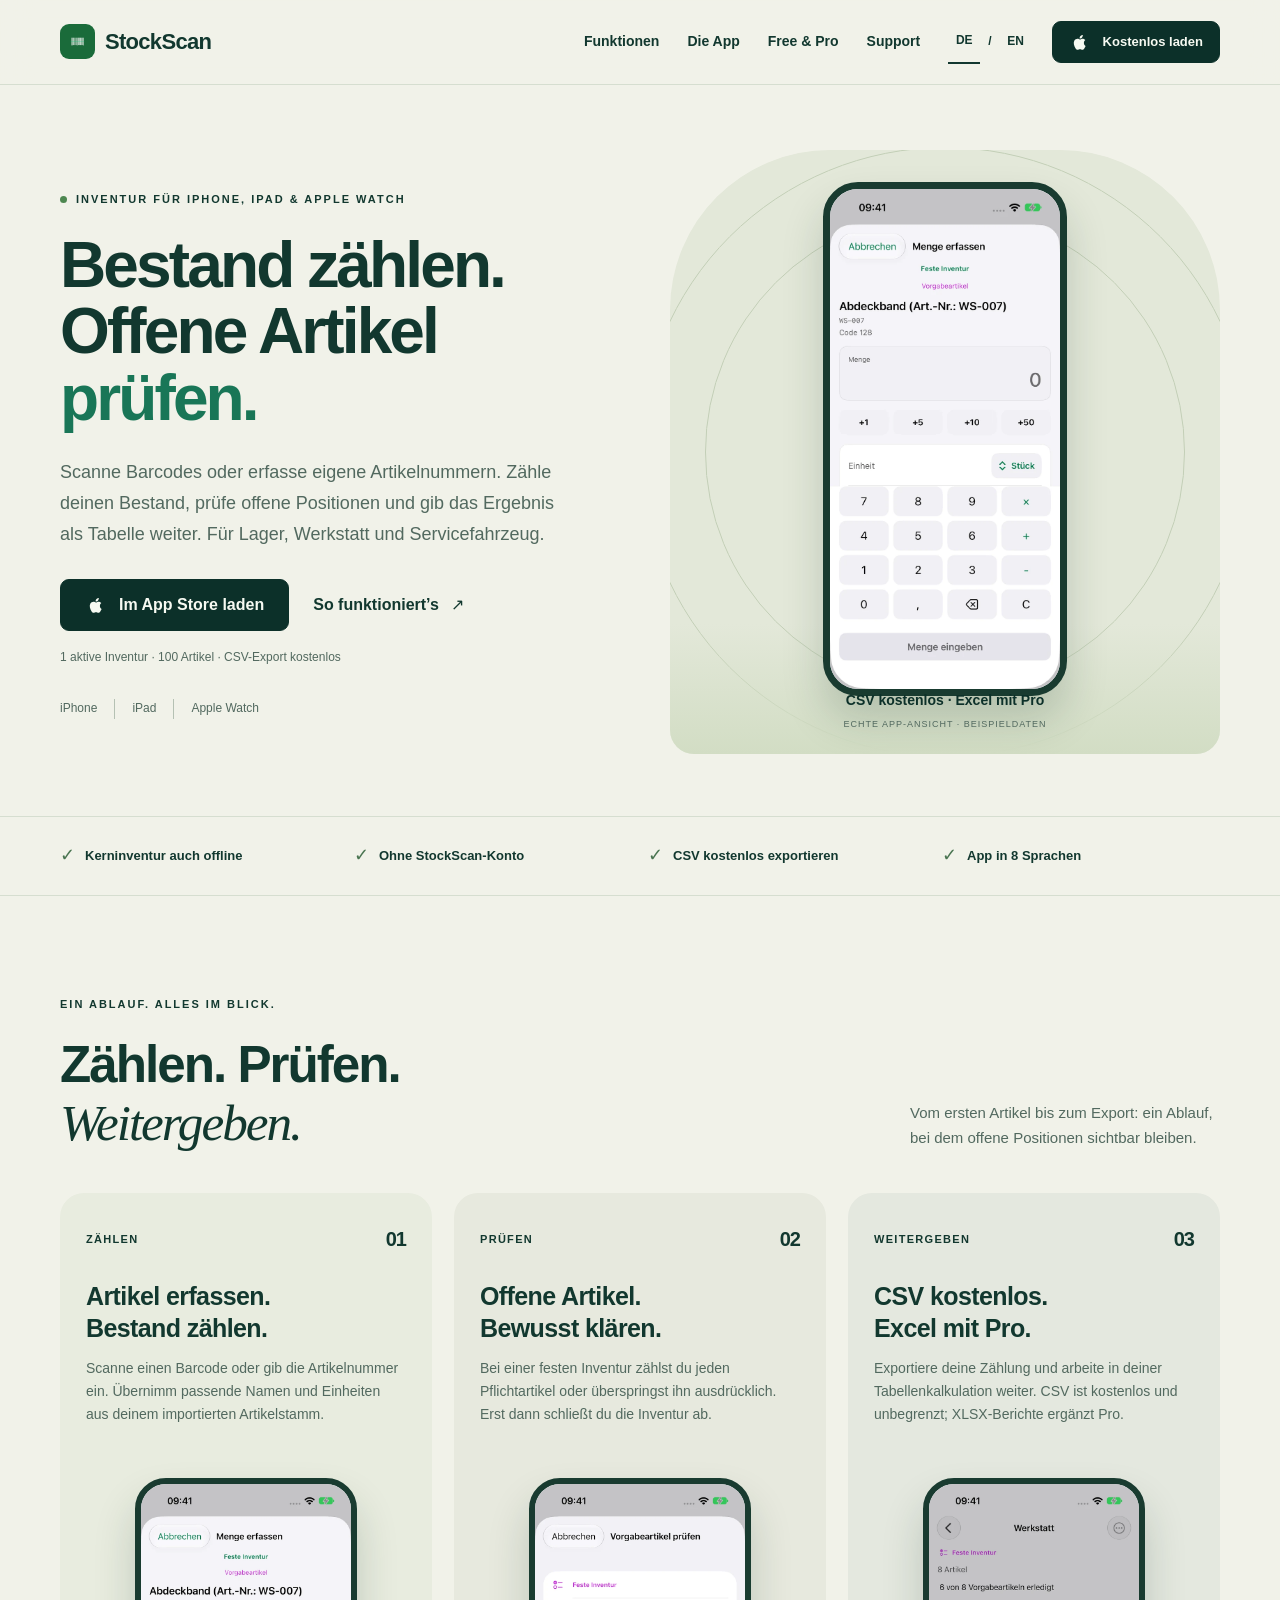
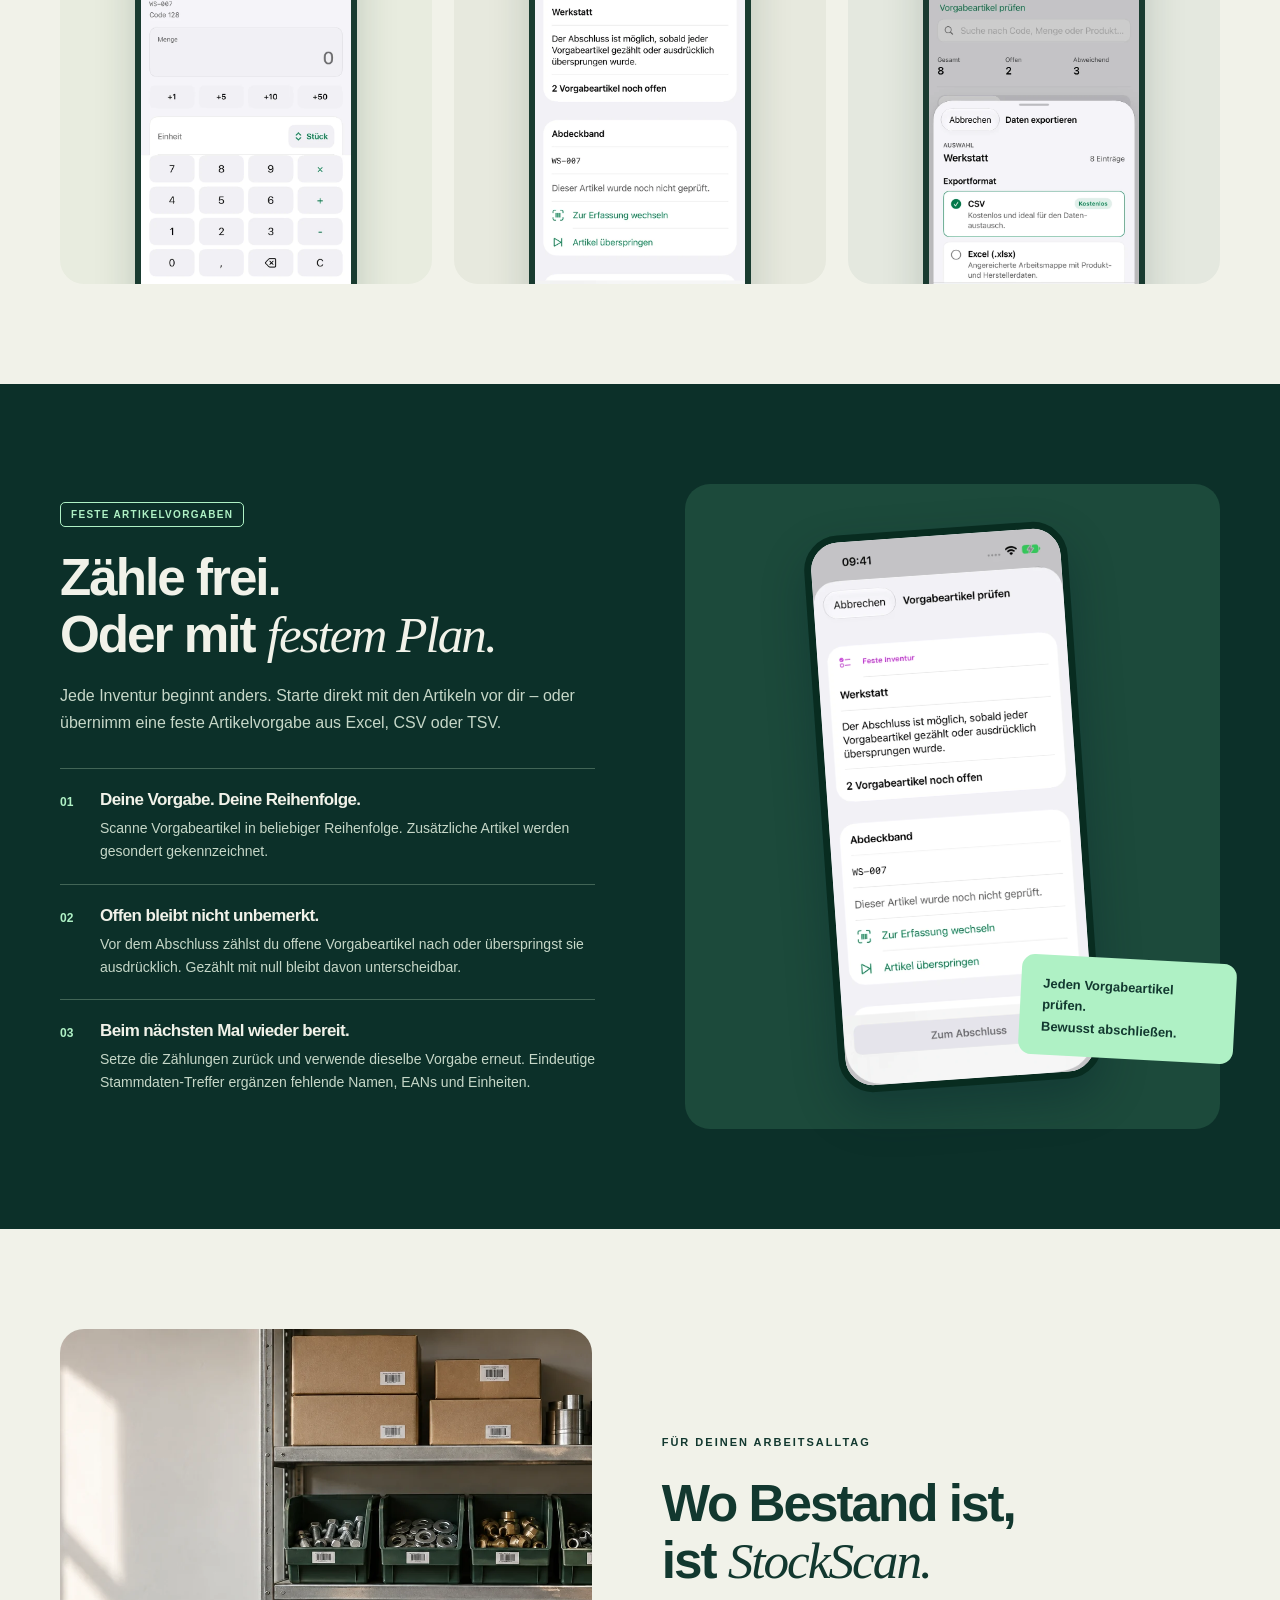
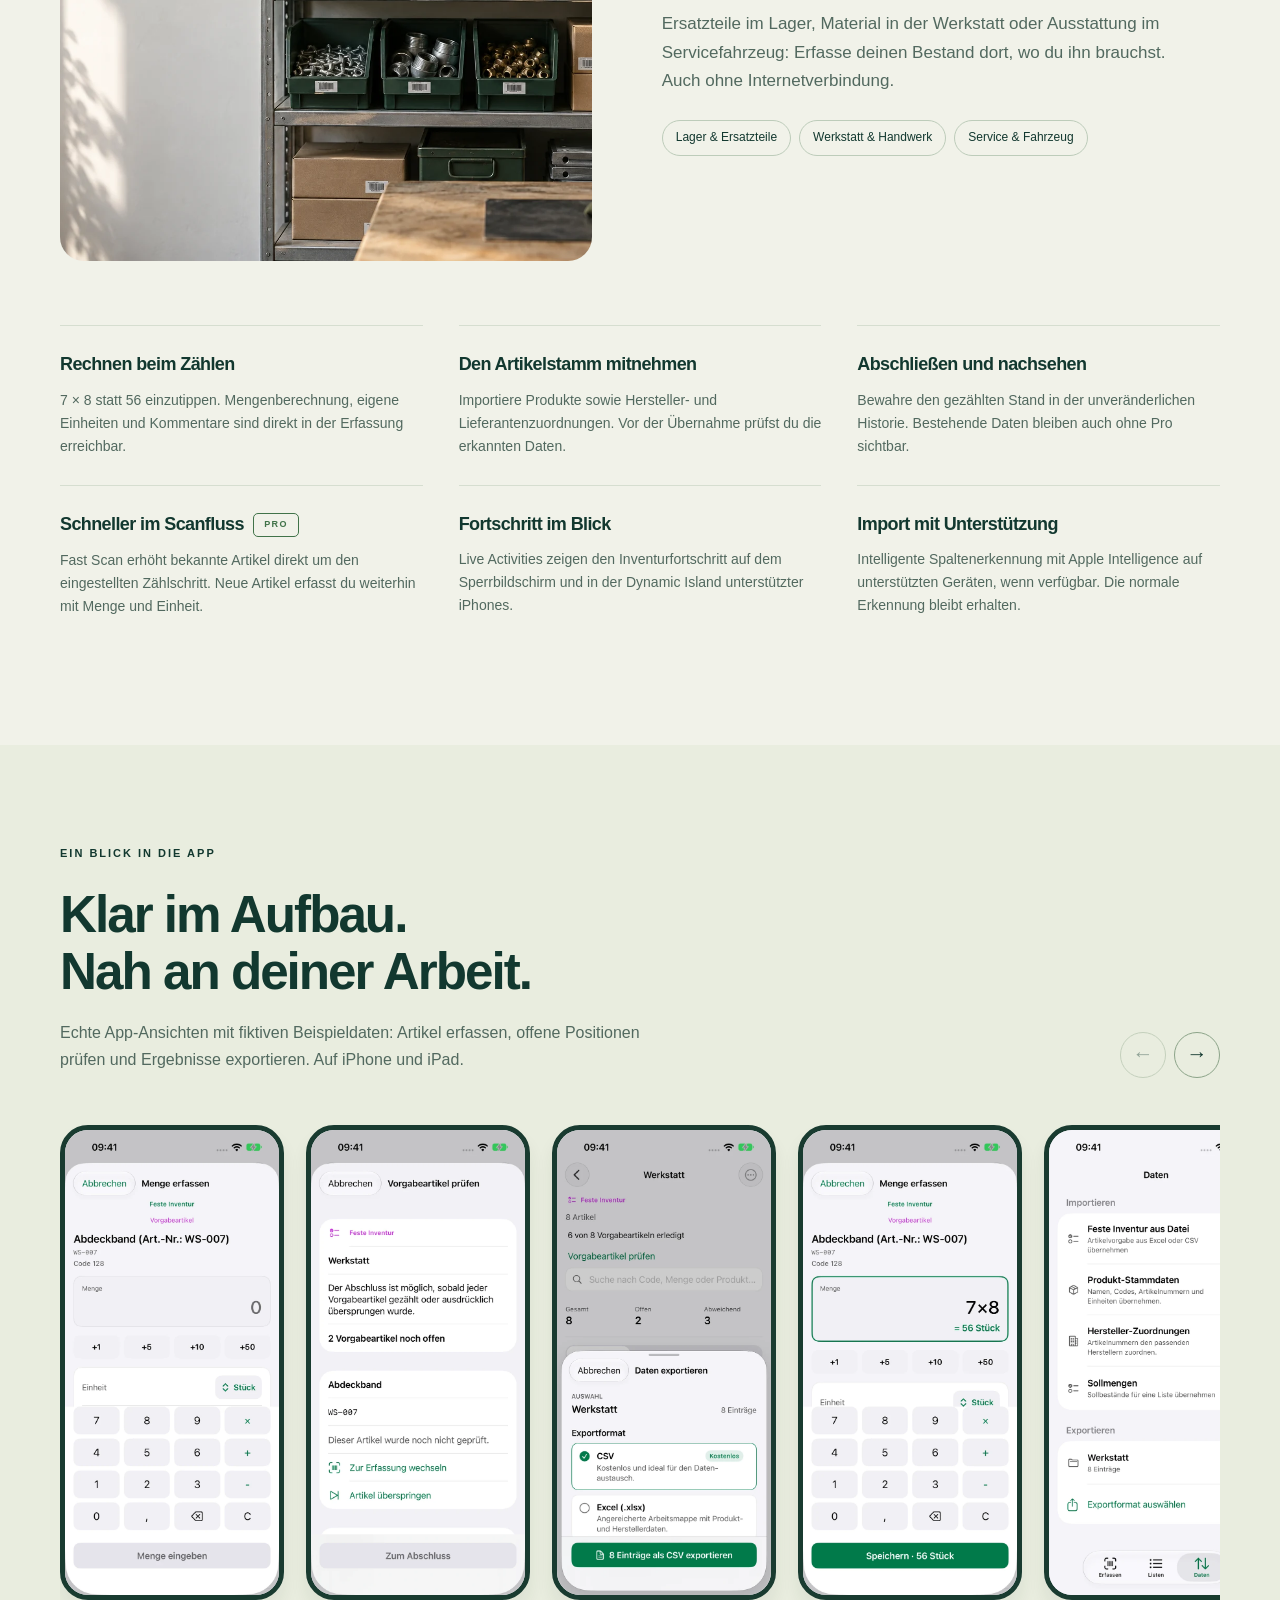
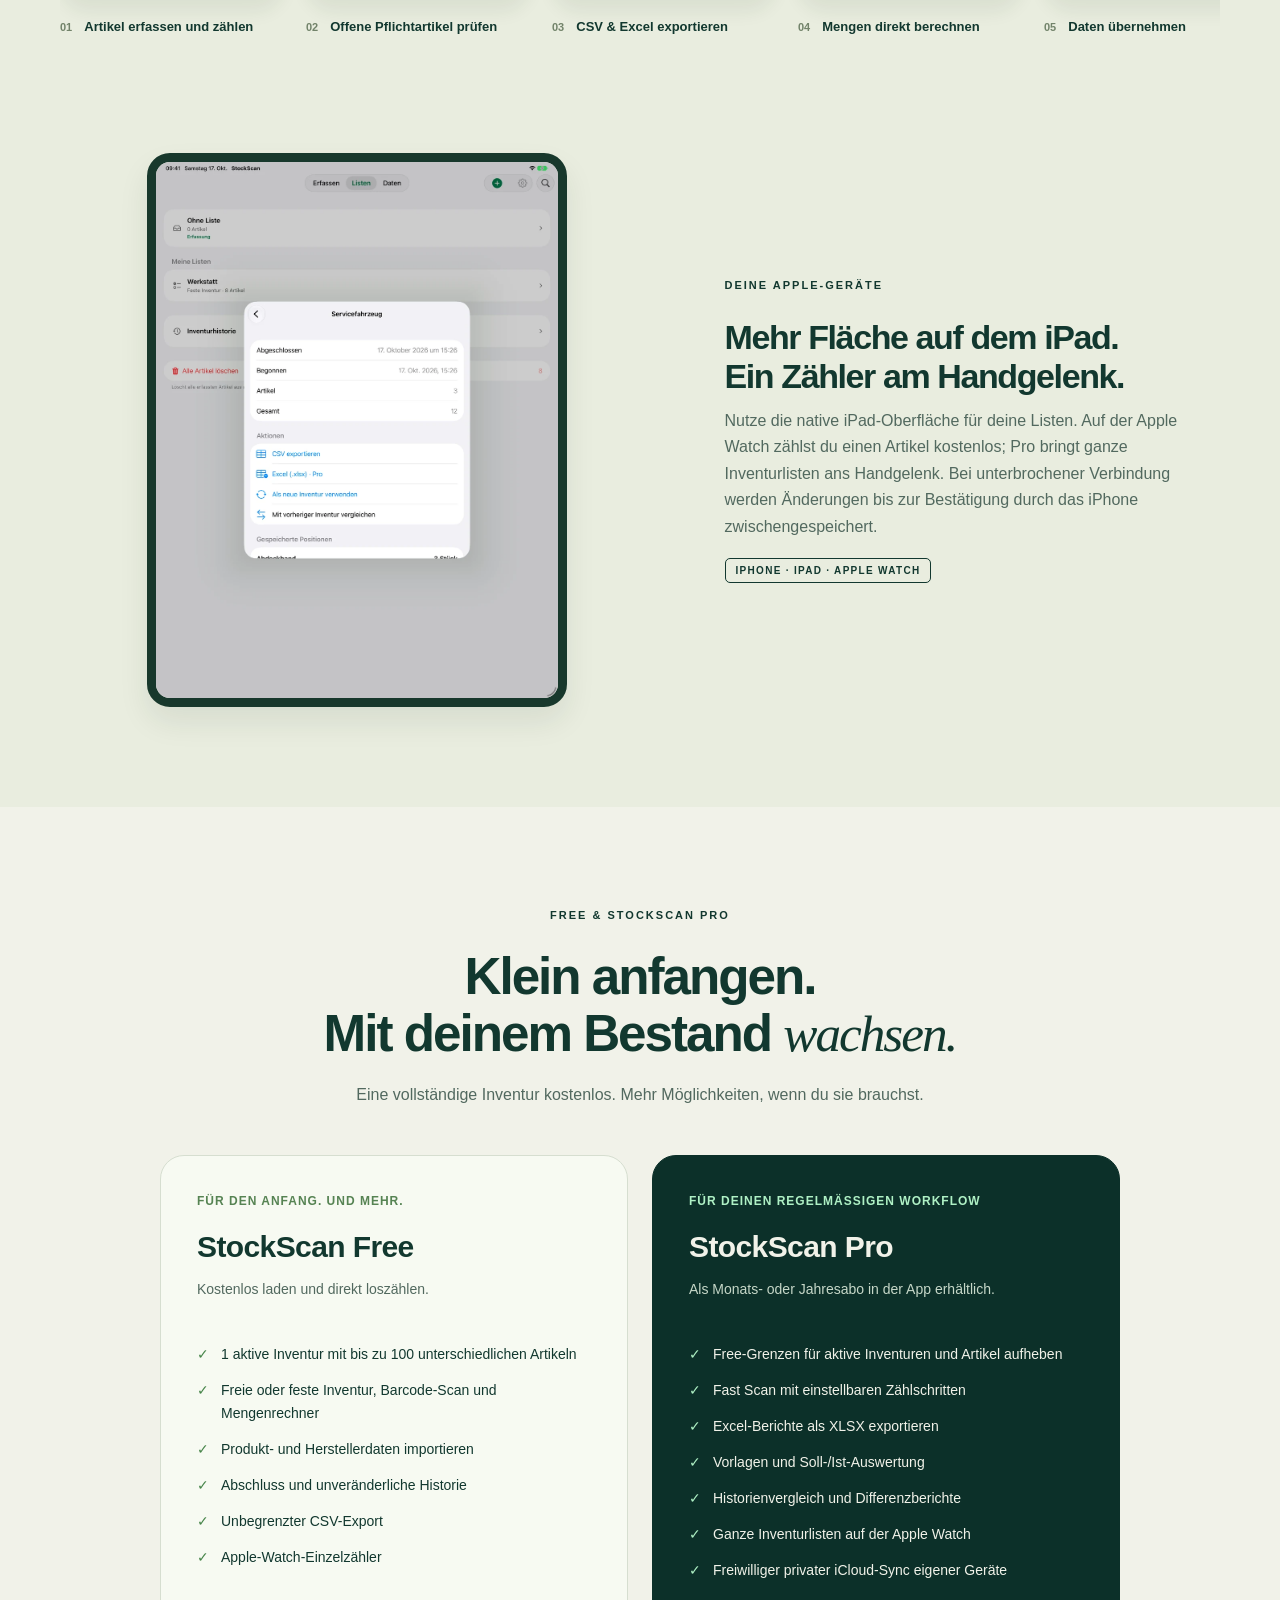
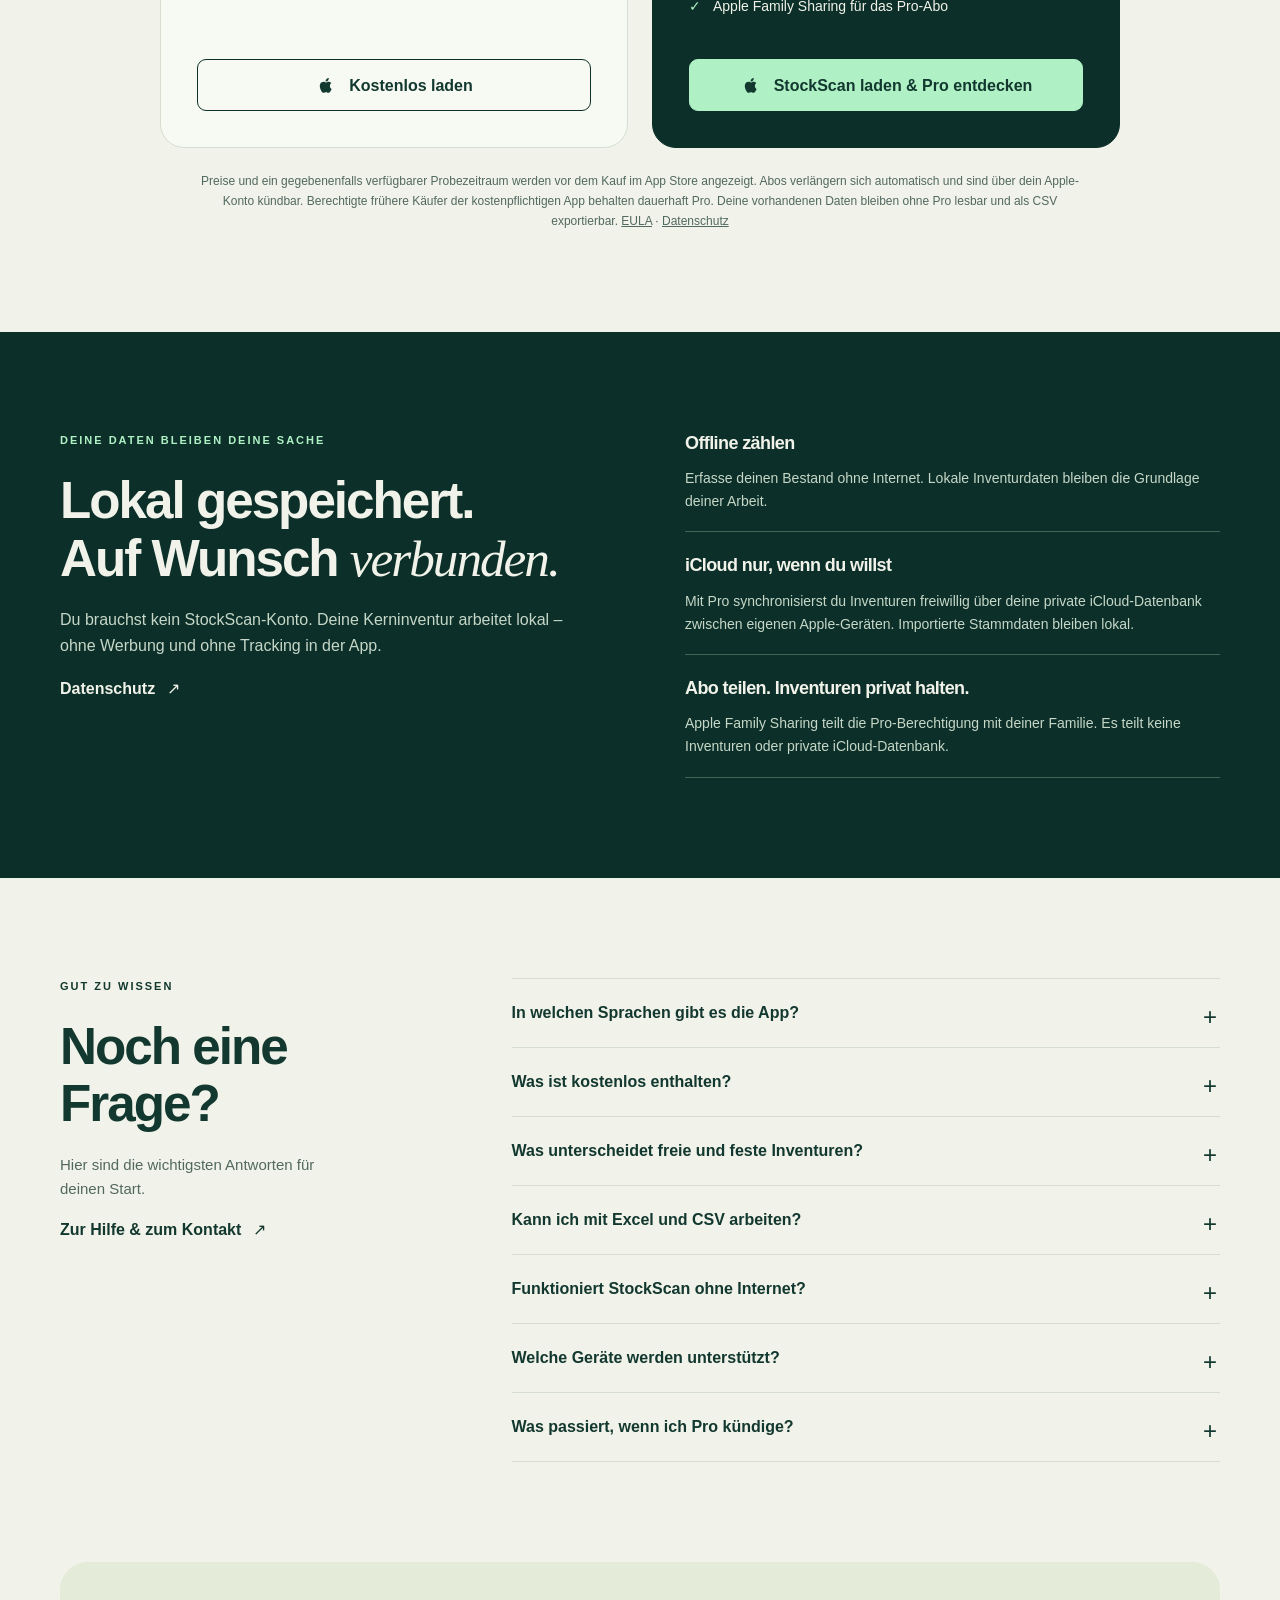
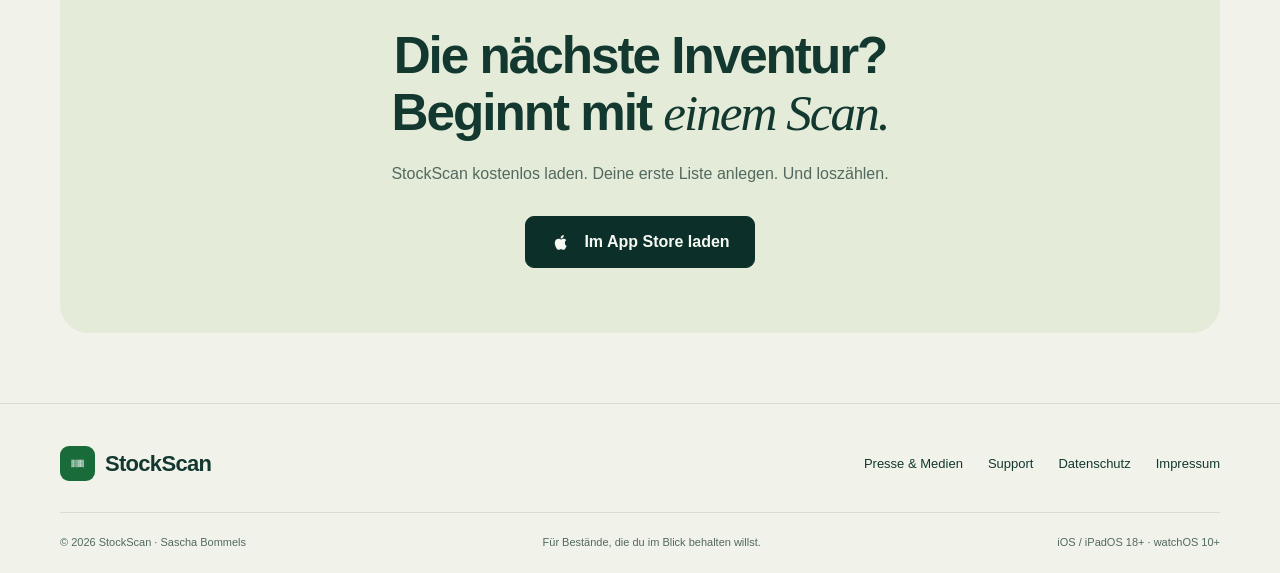
<file: index.html>
<!doctype html>
<html lang="de" class="no-js"><head>
<meta charset="utf-8"><meta name="viewport" content="width=device-width, initial-scale=1">
<title>StockScan – Bestand zählen. CSV &amp; Excel.</title><meta name="description" content="Bestand zählen, offene Artikel prüfen und Ergebnisse weitergeben. Inventur für iPhone, iPad und Apple Watch. CSV kostenlos, Excel-Berichte mit Pro.">
<meta name="theme-color" content="#0c3029"><meta name="apple-itunes-app" content="app-id=6760256901">
<link rel="canonical" href="https://nature0ne.github.io/stockscan-website/"><link rel="alternate" hreflang="de" href="https://nature0ne.github.io/stockscan-website/"><link rel="alternate" hreflang="en" href="https://nature0ne.github.io/stockscan-website/en/"><link rel="alternate" hreflang="x-default" href="https://nature0ne.github.io/stockscan-website/">
<meta property="og:type" content="website"><meta property="og:site_name" content="StockScan"><meta property="og:title" content="StockScan – Bestand zählen. CSV &amp; Excel."><meta property="og:description" content="Bestand zählen, offene Artikel prüfen und Ergebnisse weitergeben. Inventur für iPhone, iPad und Apple Watch. CSV kostenlos, Excel-Berichte mit Pro."><meta property="og:url" content="https://nature0ne.github.io/stockscan-website/"><meta property="og:locale" content="de_DE"><meta property="og:image" content="https://nature0ne.github.io/stockscan-website/assets/marketing/social-de.jpg"><meta property="og:image:width" content="1200"><meta property="og:image:height" content="630"><meta property="og:image:alt" content="StockScan – Bestand zählen. CSV &amp; Excel."><meta name="twitter:card" content="summary_large_image">
<link rel="icon" type="image/png" href="img/icon.png"><link rel="apple-touch-icon" href="img/icon.png"><link rel="stylesheet" href="assets/site.css"><script defer src="assets/site.js"></script>
<script type="application/ld+json">{"@context": "https://schema.org", "@type": "SoftwareApplication", "name": "StockScan", "applicationCategory": "BusinessApplication", "operatingSystem": "iOS 18, iPadOS 18, watchOS 10", "url": "https://nature0ne.github.io/stockscan-website/", "downloadUrl": "https://apps.apple.com/app/id6760256901", "description": "Bestand zählen, offene Artikel prüfen und Ergebnisse weitergeben. Inventur für iPhone, iPad und Apple Watch. CSV kostenlos, Excel-Berichte mit Pro.", "inLanguage": "de", "image": "https://nature0ne.github.io/stockscan-website/img/icon.png"}</script>
</head><body><a href="#main" class="skip">Zum Inhalt</a>
<header class="site-header"><nav class="nav wrap" aria-label="Hauptnavigation"><a class="brand" href="index.html"><img src="img/icon.png" alt="" width="35" height="35">StockScan</a><div class="nav-links"><a href="#features">Funktionen</a><a href="#screenshots">Die App</a><a href="#pro">Free & Pro</a><a href="support.html">Support</a></div><div class="nav-actions"><div class="languages" aria-label="Sprache"><a href="index.html" lang="de" hreflang="de" aria-current="page" aria-label="Deutsch">DE</a><span aria-hidden="true">/</span><a href="en/index.html" lang="en" hreflang="en"  aria-label="English">EN</a></div><a class="button small" href="https://apps.apple.com/app/id6760256901"><svg viewBox="0 0 24 24" fill="currentColor" aria-hidden="true"><path d="M17.9 12.8c0-2 1.6-3 1.7-3.1-1-1.5-2.6-1.7-3.2-1.7-1.4-.1-2.7.9-3.4.9-.7 0-1.7-.9-2.8-.8-1.5 0-2.9.9-3.7 2.2-1.6 2.7-.4 6.7 1.1 8.9.7 1.1 1.6 2.3 2.7 2.2 1.1 0 1.5-.7 2.9-.7 1.3 0 1.7.7 2.9.7 1.2 0 1.9-1.1 2.6-2.2.8-1.2 1.1-2.4 1.2-2.5-.1 0-2.1-.8-2.1-3.9zM15.6 6.5c.6-.8 1.1-1.9 1-3-.9.1-2.1.6-2.8 1.4-.6.7-1.2 1.8-1 2.9 1 .1 2.1-.5 2.8-1.3z"/></svg><span>Kostenlos laden</span></a></div><div class="mobile-nav"><a href="#features">Funktionen</a><a href="#screenshots">Die App</a><a href="#pro">Free & Pro</a><a href="support.html">Support</a></div></nav></header>
<main id="main">
<section class="hero wrap" aria-labelledby="hero-title"><div class="hero-copy"><span class="eyebrow dot">Inventur für iPhone, iPad & Apple Watch</span><h1 id="hero-title">Bestand zählen.<br>Offene Artikel <em>prüfen.</em></h1><p class="lead">Scanne Barcodes oder erfasse eigene Artikelnummern. Zähle deinen Bestand, prüfe offene Positionen und gib das Ergebnis als Tabelle weiter. Für Lager, Werkstatt und Servicefahrzeug.</p><div class="hero-actions"><a class="button " href="https://apps.apple.com/app/id6760256901"><svg viewBox="0 0 24 24" fill="currentColor" aria-hidden="true"><path d="M17.9 12.8c0-2 1.6-3 1.7-3.1-1-1.5-2.6-1.7-3.2-1.7-1.4-.1-2.7.9-3.4.9-.7 0-1.7-.9-2.8-.8-1.5 0-2.9.9-3.7 2.2-1.6 2.7-.4 6.7 1.1 8.9.7 1.1 1.6 2.3 2.7 2.2 1.1 0 1.5-.7 2.9-.7 1.3 0 1.7.7 2.9.7 1.2 0 1.9-1.1 2.6-2.2.8-1.2 1.1-2.4 1.2-2.5-.1 0-2.1-.8-2.1-3.9zM15.6 6.5c.6-.8 1.1-1.9 1-3-.9.1-2.1.6-2.8 1.4-.6.7-1.2 1.8-1 2.9 1 .1 2.1-.5 2.8-1.3z"/></svg><span>Im App Store laden</span></a><a class="text-link" href="#features">So funktioniert’s <span aria-hidden="true">↗</span></a></div><p class="micro">1 aktive Inventur · 100 Artikel · CSV-Export kostenlos</p><div class="devices"><span>iPhone</span><span>iPad</span><span>Apple Watch</span></div></div><div class="hero-art"><div class="orbit" aria-hidden="true"></div><div class="orbit two" aria-hidden="true"></div><div class="phone hero-phone"><img src="assets/screens/iphone-de-01-inventory.webp" width="660" height="1435" fetchpriority="high" alt="StockScan: Artikel erfassen und zählen"></div><div class="hero-caption"><strong>CSV kostenlos · Excel mit Pro</strong><span>ECHTE APP-ANSICHT · BEISPIELDATEN</span></div></div></section>
<div class="benefit-strip"><div class="wrap benefits"><span><b aria-hidden="true">✓</b>Kerninventur auch offline</span><span><b aria-hidden="true">✓</b>Ohne StockScan-Konto</span><span><b aria-hidden="true">✓</b>CSV kostenlos exportieren</span><span><b aria-hidden="true">✓</b>App in 8 Sprachen</span></div></div>
<section id="features" class="section wrap"><div class="section-head"><div><span class="eyebrow">Ein Ablauf. Alles im Blick.</span><h2>Zählen. Prüfen.<br><em>Weitergeben.</em></h2></div><p>Vom ersten Artikel bis zum Export: ein Ablauf, bei dem offene Positionen sichtbar bleiben.</p></div><div class="workflow-grid"><article class="workflow-card"><div class="step-label"><span>Zählen</span><b>01</b></div><h3>Artikel erfassen.<br>Bestand zählen.</h3><p>Scanne einen Barcode oder gib die Artikelnummer ein. Übernimm passende Namen und Einheiten aus deinem importierten Artikelstamm.</p><div class="phone"><img src="assets/screens/iphone-de-01-inventory.webp" width="660" height="1435" loading="lazy" alt="StockScan: Artikel erfassen und zählen"></div></article><article class="workflow-card"><div class="step-label"><span>Prüfen</span><b>02</b></div><h3>Offene Artikel.<br>Bewusst klären.</h3><p>Bei einer festen Inventur zählst du jeden Pflichtartikel oder überspringst ihn ausdrücklich. Erst dann schließt du die Inventur ab.</p><div class="phone"><img src="assets/screens/iphone-de-03-review.webp" width="660" height="1435" loading="lazy" alt="StockScan: Offene Pflichtartikel prüfen"></div></article><article class="workflow-card"><div class="step-label"><span>Weitergeben</span><b>03</b></div><h3>CSV kostenlos.<br>Excel mit Pro.</h3><p>Exportiere deine Zählung und arbeite in deiner Tabellenkalkulation weiter. CSV ist kostenlos und unbegrenzt; XLSX-Berichte ergänzt Pro.</p><div class="phone"><img src="assets/screens/iphone-de-05-export.webp" width="660" height="1435" loading="lazy" alt="StockScan: CSV &amp; Excel exportieren"></div></article></div></section>
<section class="dark-section"><div class="section wrap new-layout"><div class="new-copy"><span class="tag">Feste Artikelvorgaben</span><h2>Zähle frei.<br>Oder mit <em>festem Plan.</em></h2><p>Jede Inventur beginnt anders. Starte direkt mit den Artikeln vor dir – oder übernimm eine feste Artikelvorgabe aus Excel, CSV oder TSV.</p><div class="detail-list"><div class="detail-row"><b>01</b><div><h3>Deine Vorgabe. Deine Reihenfolge.</h3><p>Scanne Vorgabeartikel in beliebiger Reihenfolge. Zusätzliche Artikel werden gesondert gekennzeichnet.</p></div></div><div class="detail-row"><b>02</b><div><h3>Offen bleibt nicht unbemerkt.</h3><p>Vor dem Abschluss zählst du offene Vorgabeartikel nach oder überspringst sie ausdrücklich. Gezählt mit null bleibt davon unterscheidbar.</p></div></div><div class="detail-row"><b>03</b><div><h3>Beim nächsten Mal wieder bereit.</h3><p>Setze die Zählungen zurück und verwende dieselbe Vorgabe erneut. Eindeutige Stammdaten-Treffer ergänzen fehlende Namen, EANs und Einheiten.</p></div></div></div></div><div class="new-art"><div class="phone"><img src="assets/screens/iphone-de-03-review.webp" width="660" height="1435" loading="lazy" alt="StockScan: Offene Pflichtartikel prüfen"></div><div class="note">Jeden Vorgabeartikel prüfen.<br>Bewusst abschließen.</div></div></div></section>
<section class="section wrap"><div class="workspace"><img class="workspace-photo" src="assets/workshop.webp" width="1536" height="1024" loading="lazy" alt="Werkstattregal mit grünen Kleinteilekästen und Materialkartons; illustratives KI-Motiv"><div class="workspace-copy"><span class="eyebrow">Für deinen Arbeitsalltag</span><h2>Wo Bestand ist,<br>ist <em>StockScan.</em></h2><p class="lead">Ersatzteile im Lager, Material in der Werkstatt oder Ausstattung im Servicefahrzeug: Erfasse deinen Bestand dort, wo du ihn brauchst. Auch ohne Internetverbindung.</p><div class="pill-row"><span class="pill">Lager & Ersatzteile</span><span class="pill">Werkstatt & Handwerk</span><span class="pill">Service & Fahrzeug</span></div></div></div><div class="feature-grid"><article class="feature"><h3>Rechnen beim Zählen </h3><p>7 × 8 statt 56 einzutippen. Mengenberechnung, eigene Einheiten und Kommentare sind direkt in der Erfassung erreichbar.</p></article><article class="feature"><h3>Den Artikelstamm mitnehmen </h3><p>Importiere Produkte sowie Hersteller- und Lieferantenzuordnungen. Vor der Übernahme prüfst du die erkannten Daten.</p></article><article class="feature"><h3>Abschließen und nachsehen </h3><p>Bewahre den gezählten Stand in der unveränderlichen Historie. Bestehende Daten bleiben auch ohne Pro sichtbar.</p></article><article class="feature"><h3>Schneller im Scanfluss <span class=tag>Pro</span></h3><p>Fast Scan erhöht bekannte Artikel direkt um den eingestellten Zählschritt. Neue Artikel erfasst du weiterhin mit Menge und Einheit.</p></article><article class="feature"><h3>Fortschritt im Blick </h3><p>Live Activities zeigen den Inventurfortschritt auf dem Sperrbildschirm und in der Dynamic Island unterstützter iPhones.</p></article><article class="feature"><h3>Import mit Unterstützung </h3><p>Intelligente Spaltenerkennung mit Apple Intelligence auf unterstützten Geräten, wenn verfügbar. Die normale Erkennung bleibt erhalten.</p></article></div></section>
<section id="screenshots" class="gallery-section"><div class="section wrap"><span class="eyebrow">Ein Blick in die App</span><h2>Klar im Aufbau.<br>Nah an deiner Arbeit.</h2><div class="gallery-head"><p>Echte App-Ansichten mit fiktiven Beispieldaten: Artikel erfassen, offene Positionen prüfen und Ergebnisse exportieren. Auf iPhone und iPad.</p><div class="gallery-nav"><button type="button" data-previous aria-label="Vorherige App-Ansicht" aria-controls="app-gallery">←</button><button type="button" data-next aria-label="Nächste App-Ansicht" aria-controls="app-gallery">→</button></div></div><div id="app-gallery" class="gallery" data-gallery tabindex="0" role="region" aria-label="App-Ansichten"><figure><div class="phone"><img src="assets/screens/iphone-de-01-inventory.webp" width="660" height="1435" loading="lazy" alt="StockScan: Artikel erfassen und zählen"></div><figcaption><span>01</span>Artikel erfassen und zählen</figcaption></figure><figure><div class="phone"><img src="assets/screens/iphone-de-03-review.webp" width="660" height="1435" loading="lazy" alt="StockScan: Offene Pflichtartikel prüfen"></div><figcaption><span>02</span>Offene Pflichtartikel prüfen</figcaption></figure><figure><div class="phone"><img src="assets/screens/iphone-de-05-export.webp" width="660" height="1435" loading="lazy" alt="StockScan: CSV &amp; Excel exportieren"></div><figcaption><span>03</span>CSV & Excel exportieren</figcaption></figure><figure><div class="phone"><img src="assets/screens/iphone-de-02-quantity.webp" width="660" height="1435" loading="lazy" alt="StockScan: Mengen direkt berechnen"></div><figcaption><span>04</span>Mengen direkt berechnen</figcaption></figure><figure><div class="phone"><img src="assets/screens/iphone-de-04-data.webp" width="660" height="1435" loading="lazy" alt="StockScan: Daten übernehmen"></div><figcaption><span>05</span>Daten übernehmen</figcaption></figure><figure><div class="phone"><img src="assets/screens/iphone-de-06-lists.webp" width="660" height="1435" loading="lazy" alt="StockScan: Abgeschlossene Inventur wiederverwenden"></div><figcaption><span>06</span>Abgeschlossene Inventur wiederverwenden</figcaption></figure></div><div class="ipad-row"><div class="ipad"><img src="assets/screens/ipad-de-06-lists.webp" width="1000" height="1333" loading="lazy" alt="StockScan: Abgeschlossene Inventur wiederverwenden"></div><div class="ipad-copy"><span class="eyebrow">Deine Apple-Geräte</span><h3>Mehr Fläche auf dem iPad.<br>Ein Zähler am Handgelenk.</h3><p>Nutze die native iPad-Oberfläche für deine Listen. Auf der Apple Watch zählst du einen Artikel kostenlos; Pro bringt ganze Inventurlisten ans Handgelenk. Bei unterbrochener Verbindung werden Änderungen bis zur Bestätigung durch das iPhone zwischengespeichert.</p><span class="tag">iPhone · iPad · Apple Watch</span></div></div></div></section>
<section id="pro" class="section wrap"><div class="pricing-head"><span class="eyebrow">Free & StockScan Pro</span><h2>Klein anfangen.<br>Mit deinem Bestand <em>wachsen.</em></h2><p>Eine vollständige Inventur kostenlos. Mehr Möglichkeiten, wenn du sie brauchst.</p></div><div class="pricing-grid"><article class="price-card free"><span class="kicker">Für den Anfang. Und mehr.</span><h3>StockScan Free</h3><p>Kostenlos laden und direkt loszählen.</p><ul><li>1 aktive Inventur mit bis zu 100 unterschiedlichen Artikeln</li><li>Freie oder feste Inventur, Barcode-Scan und Mengenrechner</li><li>Produkt- und Herstellerdaten importieren</li><li>Abschluss und unveränderliche Historie</li><li>Unbegrenzter CSV-Export</li><li>Apple-Watch-Einzelzähler</li></ul><a class="button outline" href="https://apps.apple.com/app/id6760256901"><svg viewBox="0 0 24 24" fill="currentColor" aria-hidden="true"><path d="M17.9 12.8c0-2 1.6-3 1.7-3.1-1-1.5-2.6-1.7-3.2-1.7-1.4-.1-2.7.9-3.4.9-.7 0-1.7-.9-2.8-.8-1.5 0-2.9.9-3.7 2.2-1.6 2.7-.4 6.7 1.1 8.9.7 1.1 1.6 2.3 2.7 2.2 1.1 0 1.5-.7 2.9-.7 1.3 0 1.7.7 2.9.7 1.2 0 1.9-1.1 2.6-2.2.8-1.2 1.1-2.4 1.2-2.5-.1 0-2.1-.8-2.1-3.9zM15.6 6.5c.6-.8 1.1-1.9 1-3-.9.1-2.1.6-2.8 1.4-.6.7-1.2 1.8-1 2.9 1 .1 2.1-.5 2.8-1.3z"/></svg><span>Kostenlos laden</span></a></article><article class="price-card pro"><span class="kicker">Für deinen regelmäßigen Workflow</span><h3>StockScan Pro</h3><p>Als Monats- oder Jahresabo in der App erhältlich.</p><ul><li>Free-Grenzen für aktive Inventuren und Artikel aufheben</li><li>Fast Scan mit einstellbaren Zählschritten</li><li>Excel-Berichte als XLSX exportieren</li><li>Vorlagen und Soll-/Ist-Auswertung</li><li>Historienvergleich und Differenzberichte</li><li>Ganze Inventurlisten auf der Apple Watch</li><li>Freiwilliger privater iCloud-Sync eigener Geräte</li><li>Apple Family Sharing für das Pro-Abo</li></ul><a class="button light" href="https://apps.apple.com/app/id6760256901"><svg viewBox="0 0 24 24" fill="currentColor" aria-hidden="true"><path d="M17.9 12.8c0-2 1.6-3 1.7-3.1-1-1.5-2.6-1.7-3.2-1.7-1.4-.1-2.7.9-3.4.9-.7 0-1.7-.9-2.8-.8-1.5 0-2.9.9-3.7 2.2-1.6 2.7-.4 6.7 1.1 8.9.7 1.1 1.6 2.3 2.7 2.2 1.1 0 1.5-.7 2.9-.7 1.3 0 1.7.7 2.9.7 1.2 0 1.9-1.1 2.6-2.2.8-1.2 1.1-2.4 1.2-2.5-.1 0-2.1-.8-2.1-3.9zM15.6 6.5c.6-.8 1.1-1.9 1-3-.9.1-2.1.6-2.8 1.4-.6.7-1.2 1.8-1 2.9 1 .1 2.1-.5 2.8-1.3z"/></svg><span>StockScan laden & Pro entdecken</span></a></article></div><p class="pricing-note">Preise und ein gegebenenfalls verfügbarer Probezeitraum werden vor dem Kauf im App Store angezeigt. Abos verlängern sich automatisch und sind über dein Apple-Konto kündbar. Berechtigte frühere Käufer der kostenpflichtigen App behalten dauerhaft Pro. Deine vorhandenen Daten bleiben ohne Pro lesbar und als CSV exportierbar. <a href="https://www.apple.com/legal/internet-services/itunes/dev/stdeula/">EULA</a> · <a href="privacy.html">Datenschutz</a></p></section>
<section id="datenschutz" class="dark-section"><div class="section wrap privacy-grid"><div><span class="eyebrow">Deine Daten bleiben deine Sache</span><h2>Lokal gespeichert.<br>Auf Wunsch <em>verbunden.</em></h2><p>Du brauchst kein StockScan-Konto. Deine Kerninventur arbeitet lokal – ohne Werbung und ohne Tracking in der App.</p><a class="text-link" href="privacy.html">Datenschutz <span aria-hidden="true">↗</span></a></div><div class="privacy-points"><div class="privacy-point"><h3>Offline zählen</h3><p>Erfasse deinen Bestand ohne Internet. Lokale Inventurdaten bleiben die Grundlage deiner Arbeit.</p></div><div class="privacy-point"><h3>iCloud nur, wenn du willst</h3><p>Mit Pro synchronisierst du Inventuren freiwillig über deine private iCloud-Datenbank zwischen eigenen Apple-Geräten. Importierte Stammdaten bleiben lokal.</p></div><div class="privacy-point"><h3>Abo teilen. Inventuren privat halten.</h3><p>Apple Family Sharing teilt die Pro-Berechtigung mit deiner Familie. Es teilt keine Inventuren oder private iCloud-Datenbank.</p></div></div></div></section>
<section id="faq" class="section wrap faq-layout"><aside><span class="eyebrow">Gut zu wissen</span><h2>Noch eine Frage?</h2><p>Hier sind die wichtigsten Antworten für deinen Start.</p><a class="text-link" href="support.html">Zur Hilfe & zum Kontakt <span aria-hidden="true">↗</span></a></aside><div><details><summary>In welchen Sprachen gibt es die App?</summary><p>StockScan ist auf Deutsch, Englisch, Französisch, Spanisch, Italienisch, Portugiesisch (Portugal), Niederländisch und Polnisch verfügbar. Wähle die App-Sprache in den Einstellungen oder verwende die Systemsprache. Die Website bietet Deutsch und Englisch.</p></details><details><summary>Was ist kostenlos enthalten?</summary><p>Eine aktive Inventur mit bis zu 100 unterschiedlichen Artikeln, freie oder feste Erfassung, Mengenberechnung, Stammdatenimport, Abschluss, Historie, unbegrenzter CSV-Export und der Apple-Watch-Einzelzähler.</p></details><details><summary>Was unterscheidet freie und feste Inventuren?</summary><p>Bei einer freien Inventur erfasst du die Artikel, die du vorfindest. Eine feste Inventur beginnt mit einer importierten Artikelvorgabe. Jeder Vorgabeartikel muss vor dem Abschluss gezählt oder ausdrücklich übersprungen sein. Zusätzliche Artikel werden gekennzeichnet.</p></details><details><summary>Kann ich mit Excel und CSV arbeiten?</summary><p>Ja. Der Import von XLSX und CSV ist innerhalb der Free-Grenzen kostenlos. Importiere Produkt- und Herstellerdaten aus XLSX oder CSV. Feste Artikelvorgaben können zusätzlich als TSV vorliegen. CSV-Exporte sind kostenlos und unbegrenzt; angereicherte Excel-Berichte benötigen Pro. Numbers-Dateien exportierst du vorher als XLSX oder CSV.</p></details><details><summary>Funktioniert StockScan ohne Internet?</summary><p>Die Kerninventur funktioniert offline. Käufe, Wiederherstellungen und die freiwillige iCloud-Synchronisierung benötigen eine Verbindung zu Apples Diensten. Watch-Zählungen werden bei unterbrochener Verbindung zwischengespeichert.</p></details><details><summary>Welche Geräte werden unterstützt?</summary><p>StockScan läuft auf iPhone und iPad ab iOS beziehungsweise iPadOS 18. Die Begleit-App für die gekoppelte Apple Watch setzt watchOS 10 oder neuer voraus. Live Activities, Dynamic Island und Apple Intelligence hängen zusätzlich vom unterstützten Gerät und der Systemverfügbarkeit ab.</p></details><details><summary>Was passiert, wenn ich Pro kündige?</summary><p>Bestehende Inventurdaten bleiben sichtbar und als CSV exportierbar. Für neue Listen und Artikel gelten wieder die Free-Limits. Pro-Funktionen wie XLSX und iCloud-Sync benötigen ein aktives Pro-Recht. Frühere Käufer der kostenpflichtigen App behalten ihren dauerhaften Pro-Zugriff.</p></details></div></section>
<div class="wrap"><section class="cta"><h2>Die nächste Inventur?<br>Beginnt mit <em>einem Scan.</em></h2><p>StockScan kostenlos laden. Deine erste Liste anlegen. Und loszählen.</p><a class="button " href="https://apps.apple.com/app/id6760256901"><svg viewBox="0 0 24 24" fill="currentColor" aria-hidden="true"><path d="M17.9 12.8c0-2 1.6-3 1.7-3.1-1-1.5-2.6-1.7-3.2-1.7-1.4-.1-2.7.9-3.4.9-.7 0-1.7-.9-2.8-.8-1.5 0-2.9.9-3.7 2.2-1.6 2.7-.4 6.7 1.1 8.9.7 1.1 1.6 2.3 2.7 2.2 1.1 0 1.5-.7 2.9-.7 1.3 0 1.7.7 2.9.7 1.2 0 1.9-1.1 2.6-2.2.8-1.2 1.1-2.4 1.2-2.5-.1 0-2.1-.8-2.1-3.9zM15.6 6.5c.6-.8 1.1-1.9 1-3-.9.1-2.1.6-2.8 1.4-.6.7-1.2 1.8-1 2.9 1 .1 2.1-.5 2.8-1.3z"/></svg><span>Im App Store laden</span></a></section></div></main>
<footer class="site-footer"><div class="wrap"><div class="footer-top"><a class="brand" href="index.html"><img src="img/icon.png" alt="" width="35" height="35">StockScan</a><div class="footer-links"><a href="media.html">Presse & Medien</a><a href="support.html">Support</a><a href="privacy.html">Datenschutz</a><a href="impressum.html">Impressum</a></div></div><div class="footer-bottom"><p>© 2026 StockScan · Sascha Bommels</p><p>Für Bestände, die du im Blick behalten willst.</p><p>iOS / iPadOS 18+ · watchOS 10+</p></div></div></footer>
</body></html>
</file>
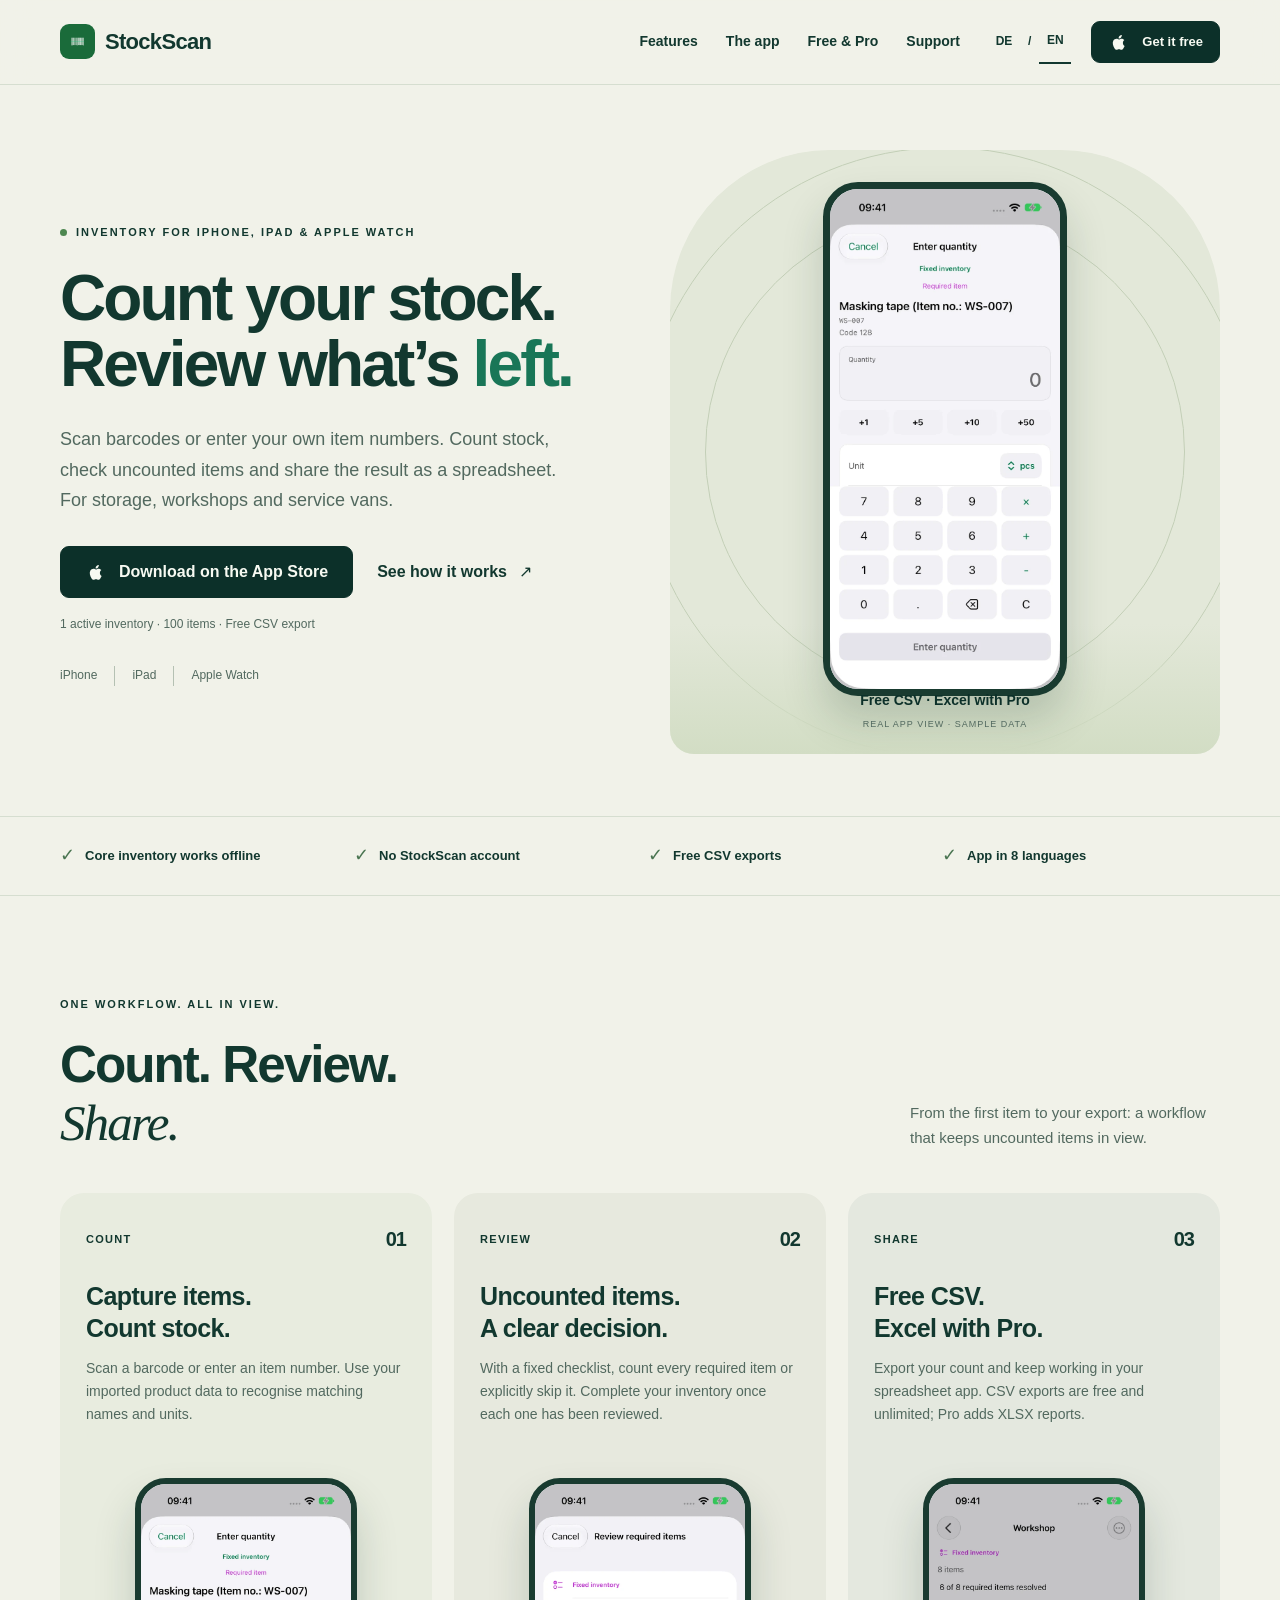
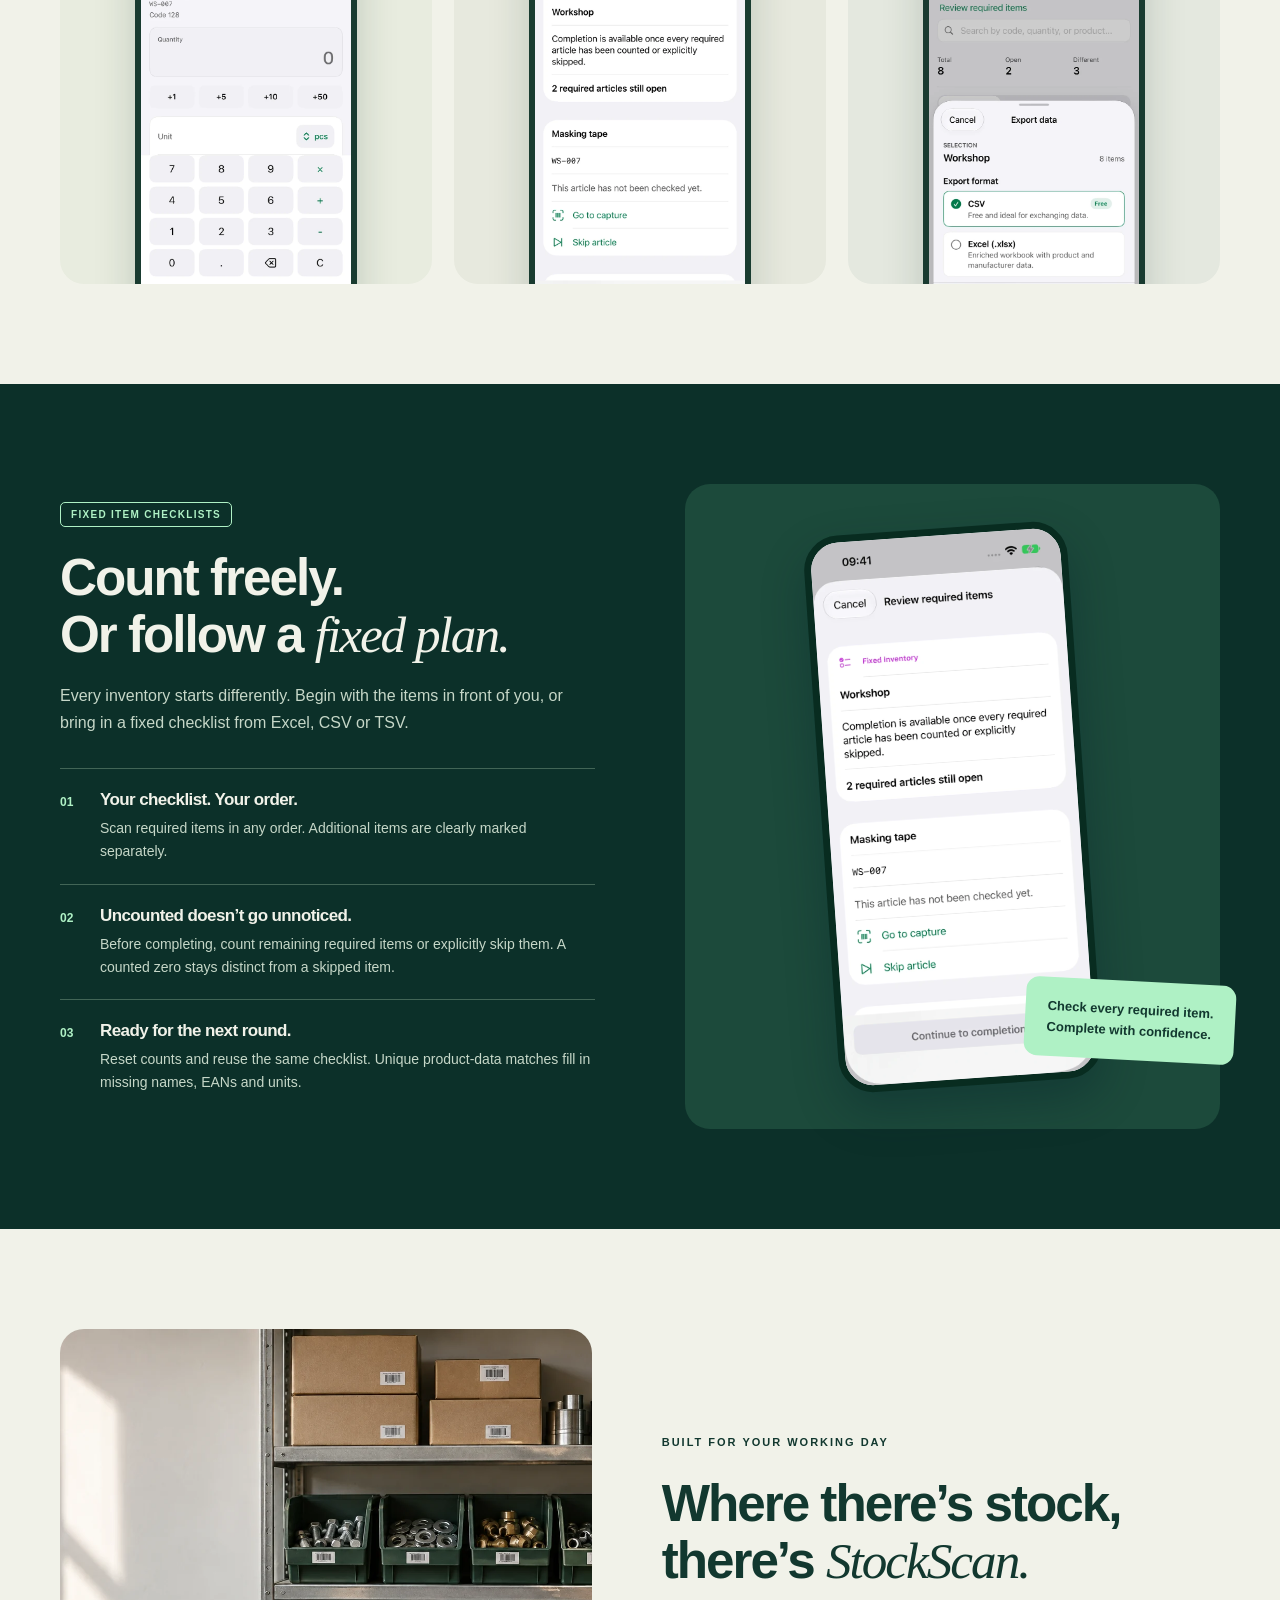
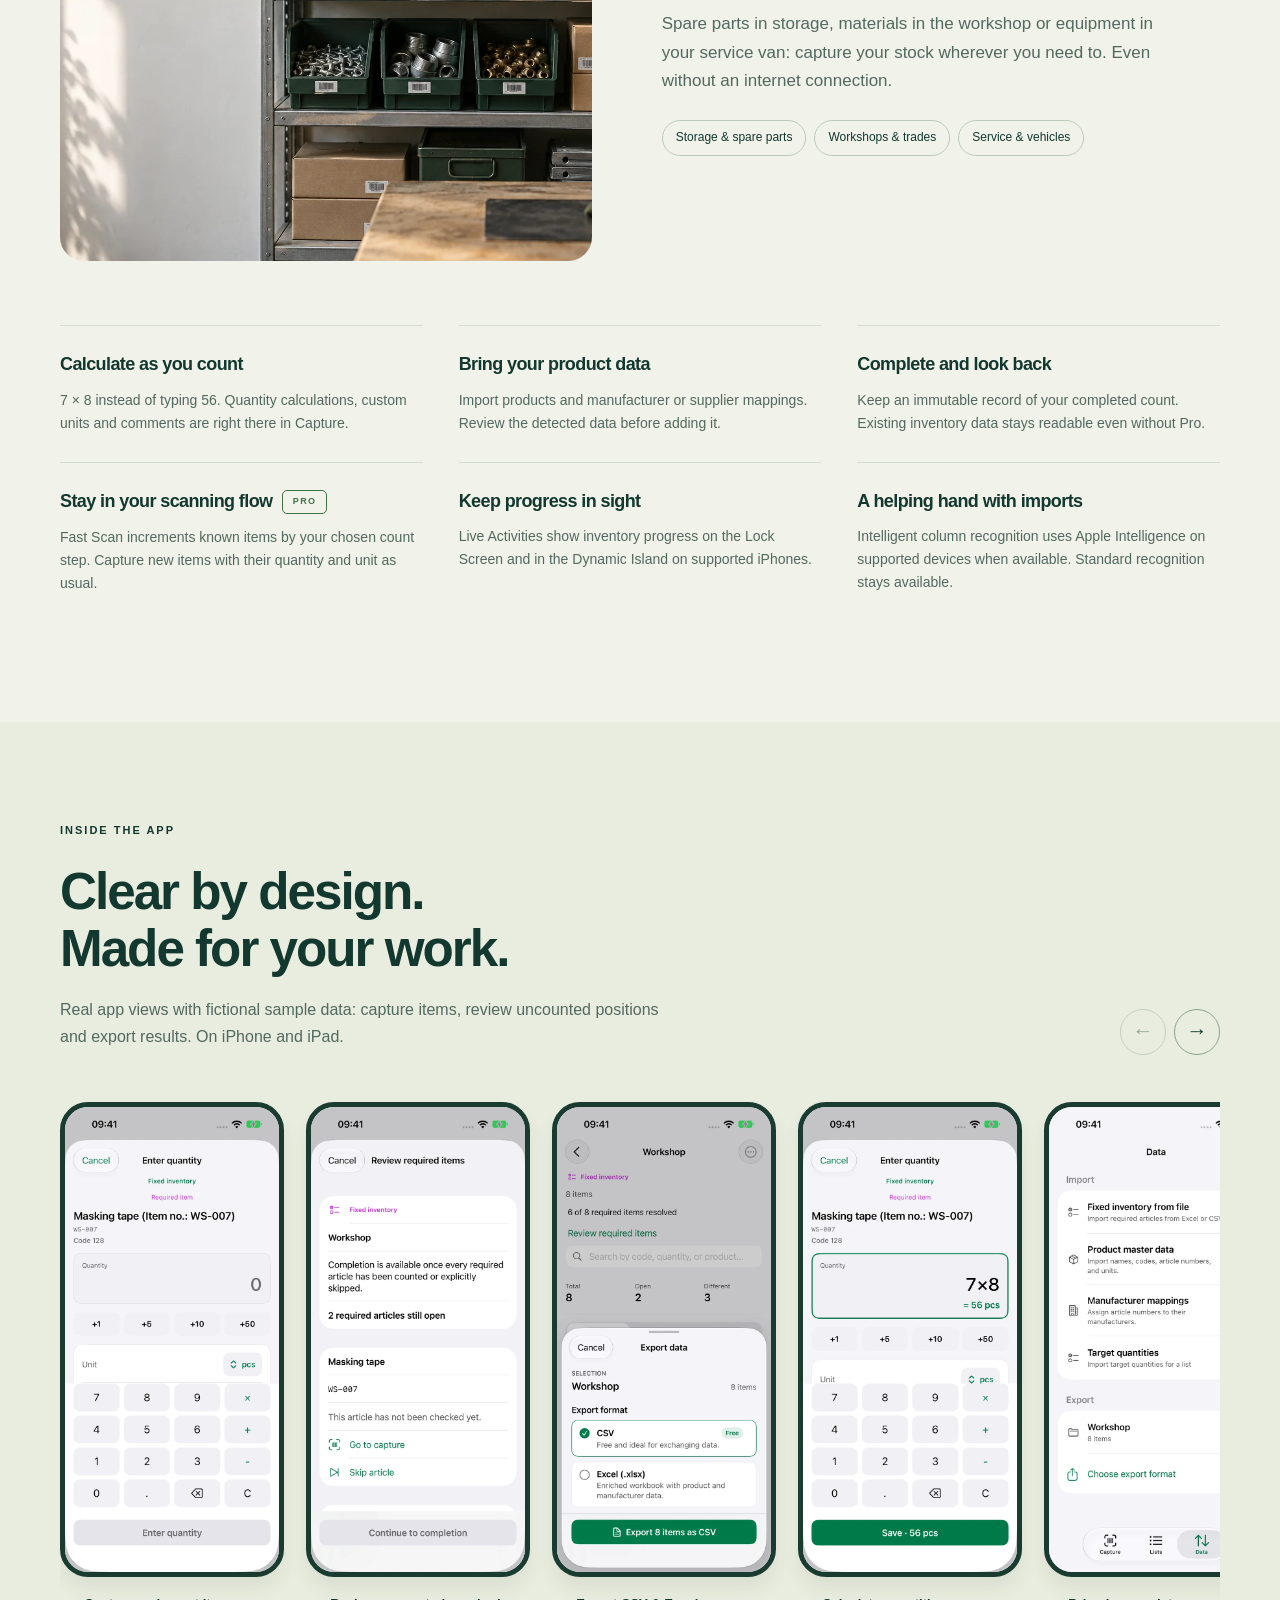
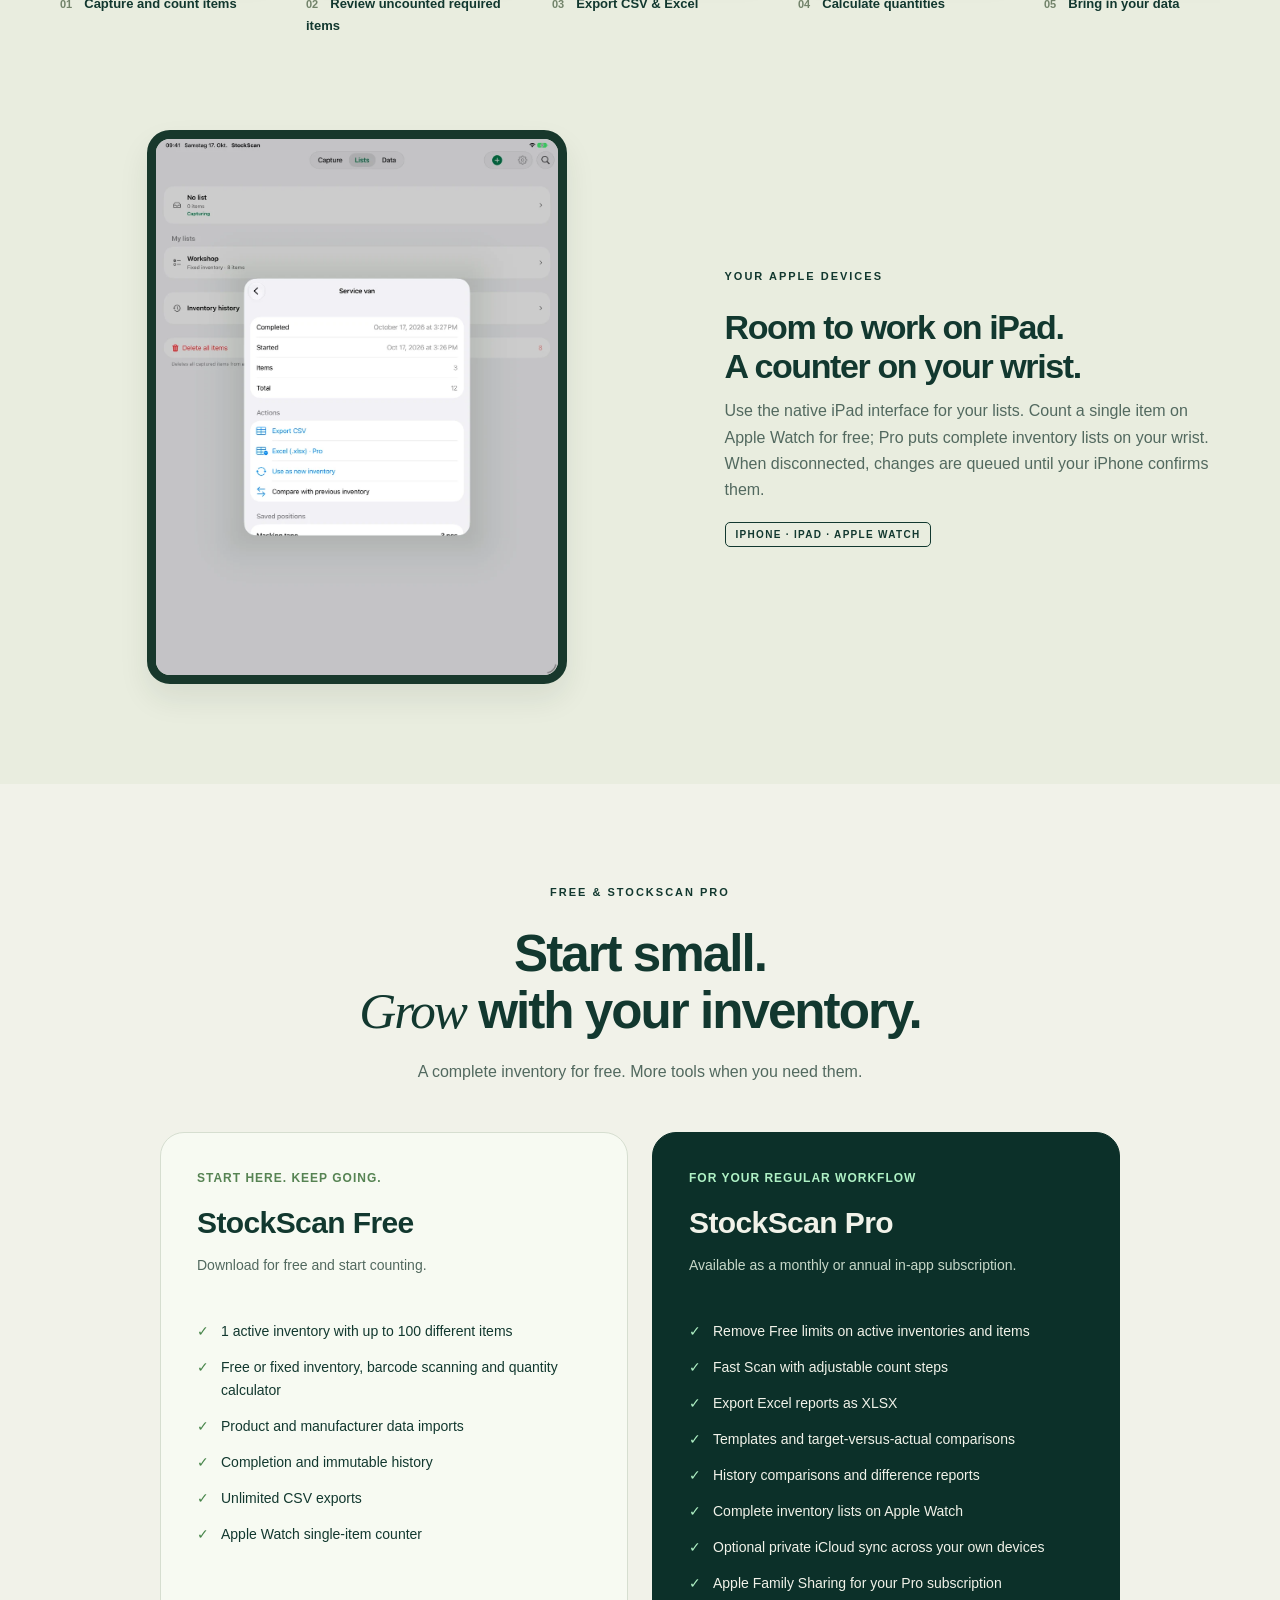
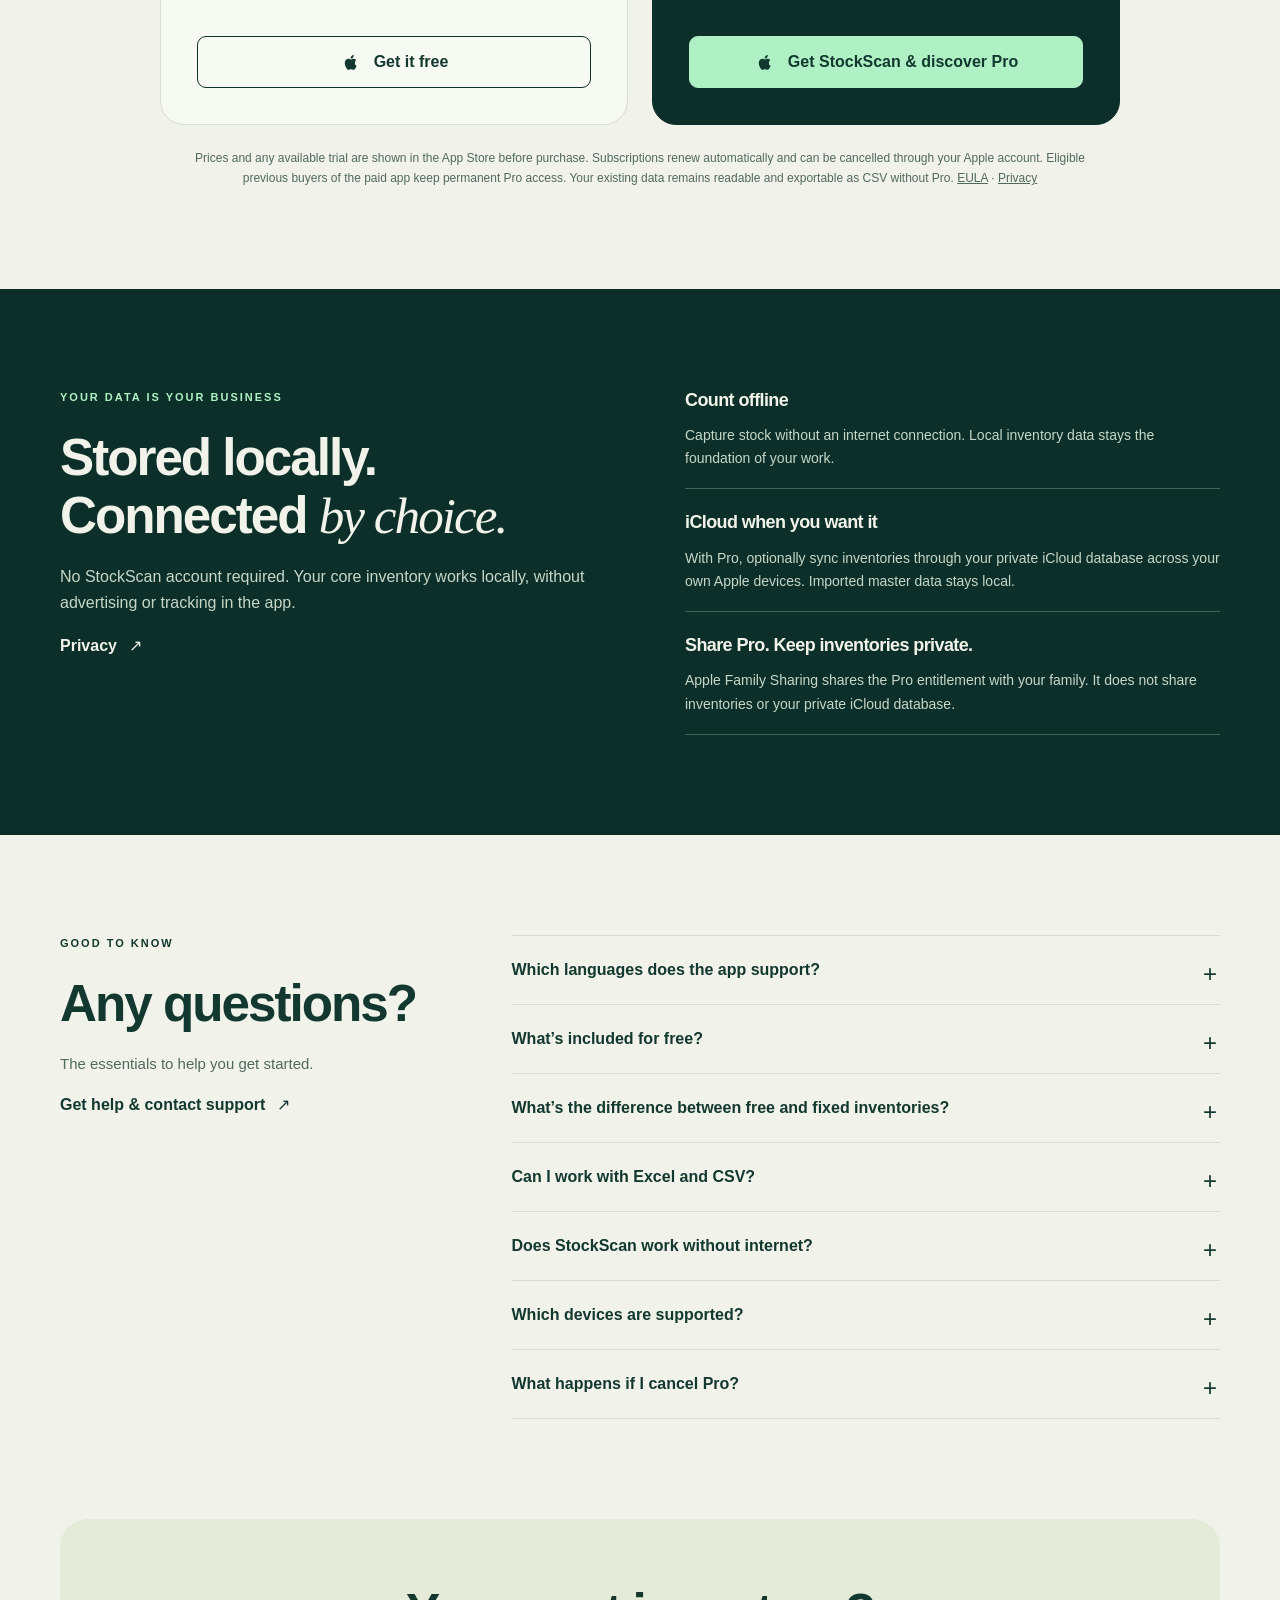
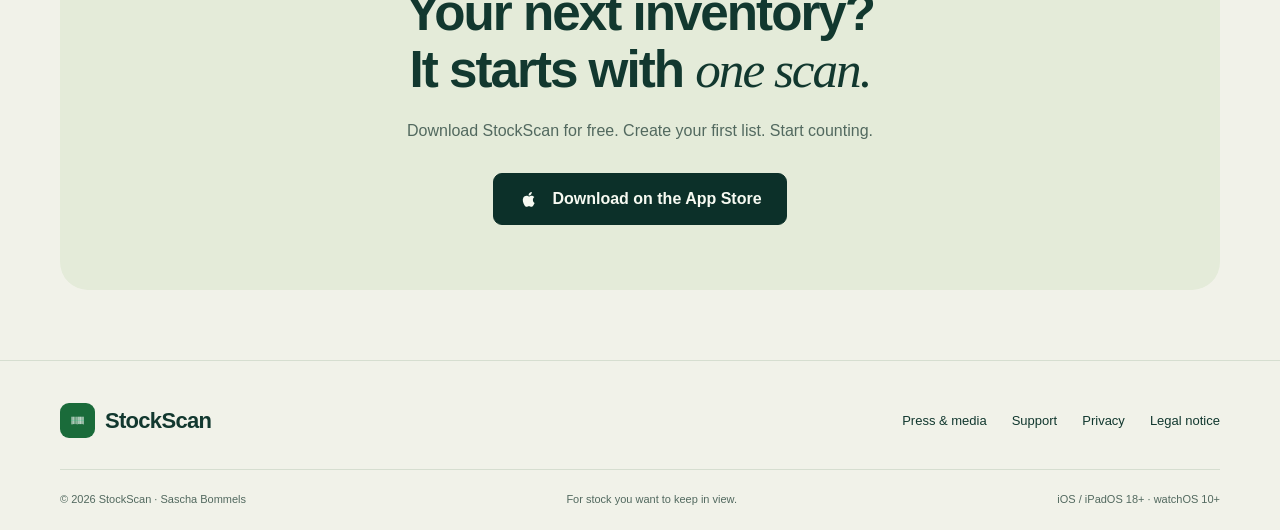
<file: en/index.html>
<!doctype html>
<html lang="en" class="no-js"><head>
<meta charset="utf-8"><meta name="viewport" content="width=device-width, initial-scale=1">
<title>StockScan – Count stock. Export CSV &amp; Excel.</title><meta name="description" content="Count stock, review uncounted items and share your results. Inventory for iPhone, iPad and Apple Watch. Free CSV exports, Excel reports with Pro.">
<meta name="theme-color" content="#0c3029"><meta name="apple-itunes-app" content="app-id=6760256901">
<link rel="canonical" href="https://nature0ne.github.io/stockscan-website/en/"><link rel="alternate" hreflang="de" href="https://nature0ne.github.io/stockscan-website/"><link rel="alternate" hreflang="en" href="https://nature0ne.github.io/stockscan-website/en/"><link rel="alternate" hreflang="x-default" href="https://nature0ne.github.io/stockscan-website/">
<meta property="og:type" content="website"><meta property="og:site_name" content="StockScan"><meta property="og:title" content="StockScan – Count stock. Export CSV &amp; Excel."><meta property="og:description" content="Count stock, review uncounted items and share your results. Inventory for iPhone, iPad and Apple Watch. Free CSV exports, Excel reports with Pro."><meta property="og:url" content="https://nature0ne.github.io/stockscan-website/en/"><meta property="og:locale" content="en_US"><meta property="og:image" content="https://nature0ne.github.io/stockscan-website/assets/marketing/social-en.jpg"><meta property="og:image:width" content="1200"><meta property="og:image:height" content="630"><meta property="og:image:alt" content="StockScan – Count stock. Export CSV &amp; Excel."><meta name="twitter:card" content="summary_large_image">
<link rel="icon" type="image/png" href="../img/icon.png"><link rel="apple-touch-icon" href="../img/icon.png"><link rel="stylesheet" href="../assets/site.css"><script defer src="../assets/site.js"></script>
<script type="application/ld+json">{"@context": "https://schema.org", "@type": "SoftwareApplication", "name": "StockScan", "applicationCategory": "BusinessApplication", "operatingSystem": "iOS 18, iPadOS 18, watchOS 10", "url": "https://nature0ne.github.io/stockscan-website/", "downloadUrl": "https://apps.apple.com/app/id6760256901", "description": "Count stock, review uncounted items and share your results. Inventory for iPhone, iPad and Apple Watch. Free CSV exports, Excel reports with Pro.", "inLanguage": "en", "image": "https://nature0ne.github.io/stockscan-website/img/icon.png"}</script>
</head><body><a href="#main" class="skip">Skip to content</a>
<header class="site-header"><nav class="nav wrap" aria-label="Main navigation"><a class="brand" href="index.html"><img src="../img/icon.png" alt="" width="35" height="35">StockScan</a><div class="nav-links"><a href="#features">Features</a><a href="#screenshots">The app</a><a href="#pro">Free & Pro</a><a href="support.html">Support</a></div><div class="nav-actions"><div class="languages" aria-label="Language"><a href="../index.html" lang="de" hreflang="de"  aria-label="Deutsch">DE</a><span aria-hidden="true">/</span><a href="index.html" lang="en" hreflang="en" aria-current="page" aria-label="English">EN</a></div><a class="button small" href="https://apps.apple.com/app/id6760256901"><svg viewBox="0 0 24 24" fill="currentColor" aria-hidden="true"><path d="M17.9 12.8c0-2 1.6-3 1.7-3.1-1-1.5-2.6-1.7-3.2-1.7-1.4-.1-2.7.9-3.4.9-.7 0-1.7-.9-2.8-.8-1.5 0-2.9.9-3.7 2.2-1.6 2.7-.4 6.7 1.1 8.9.7 1.1 1.6 2.3 2.7 2.2 1.1 0 1.5-.7 2.9-.7 1.3 0 1.7.7 2.9.7 1.2 0 1.9-1.1 2.6-2.2.8-1.2 1.1-2.4 1.2-2.5-.1 0-2.1-.8-2.1-3.9zM15.6 6.5c.6-.8 1.1-1.9 1-3-.9.1-2.1.6-2.8 1.4-.6.7-1.2 1.8-1 2.9 1 .1 2.1-.5 2.8-1.3z"/></svg><span>Get it free</span></a></div><div class="mobile-nav"><a href="#features">Features</a><a href="#screenshots">The app</a><a href="#pro">Free & Pro</a><a href="support.html">Support</a></div></nav></header>
<main id="main">
<section class="hero wrap" aria-labelledby="hero-title"><div class="hero-copy"><span class="eyebrow dot">Inventory for iPhone, iPad & Apple Watch</span><h1 id="hero-title">Count your stock.<br>Review what’s <em>left.</em></h1><p class="lead">Scan barcodes or enter your own item numbers. Count stock, check uncounted items and share the result as a spreadsheet. For storage, workshops and service vans.</p><div class="hero-actions"><a class="button " href="https://apps.apple.com/app/id6760256901"><svg viewBox="0 0 24 24" fill="currentColor" aria-hidden="true"><path d="M17.9 12.8c0-2 1.6-3 1.7-3.1-1-1.5-2.6-1.7-3.2-1.7-1.4-.1-2.7.9-3.4.9-.7 0-1.7-.9-2.8-.8-1.5 0-2.9.9-3.7 2.2-1.6 2.7-.4 6.7 1.1 8.9.7 1.1 1.6 2.3 2.7 2.2 1.1 0 1.5-.7 2.9-.7 1.3 0 1.7.7 2.9.7 1.2 0 1.9-1.1 2.6-2.2.8-1.2 1.1-2.4 1.2-2.5-.1 0-2.1-.8-2.1-3.9zM15.6 6.5c.6-.8 1.1-1.9 1-3-.9.1-2.1.6-2.8 1.4-.6.7-1.2 1.8-1 2.9 1 .1 2.1-.5 2.8-1.3z"/></svg><span>Download on the App Store</span></a><a class="text-link" href="#features">See how it works <span aria-hidden="true">↗</span></a></div><p class="micro">1 active inventory · 100 items · Free CSV export</p><div class="devices"><span>iPhone</span><span>iPad</span><span>Apple Watch</span></div></div><div class="hero-art"><div class="orbit" aria-hidden="true"></div><div class="orbit two" aria-hidden="true"></div><div class="phone hero-phone"><img src="../assets/screens/iphone-en-01-inventory.webp" width="660" height="1435" fetchpriority="high" alt="StockScan: Capture and count items"></div><div class="hero-caption"><strong>Free CSV · Excel with Pro</strong><span>REAL APP VIEW · SAMPLE DATA</span></div></div></section>
<div class="benefit-strip"><div class="wrap benefits"><span><b aria-hidden="true">✓</b>Core inventory works offline</span><span><b aria-hidden="true">✓</b>No StockScan account</span><span><b aria-hidden="true">✓</b>Free CSV exports</span><span><b aria-hidden="true">✓</b>App in 8 languages</span></div></div>
<section id="features" class="section wrap"><div class="section-head"><div><span class="eyebrow">One workflow. All in view.</span><h2>Count. Review.<br><em>Share.</em></h2></div><p>From the first item to your export: a workflow that keeps uncounted items in view.</p></div><div class="workflow-grid"><article class="workflow-card"><div class="step-label"><span>Count</span><b>01</b></div><h3>Capture items.<br>Count stock.</h3><p>Scan a barcode or enter an item number. Use your imported product data to recognise matching names and units.</p><div class="phone"><img src="../assets/screens/iphone-en-01-inventory.webp" width="660" height="1435" loading="lazy" alt="StockScan: Capture and count items"></div></article><article class="workflow-card"><div class="step-label"><span>Review</span><b>02</b></div><h3>Uncounted items.<br>A clear decision.</h3><p>With a fixed checklist, count every required item or explicitly skip it. Complete your inventory once each one has been reviewed.</p><div class="phone"><img src="../assets/screens/iphone-en-03-review.webp" width="660" height="1435" loading="lazy" alt="StockScan: Review uncounted required items"></div></article><article class="workflow-card"><div class="step-label"><span>Share</span><b>03</b></div><h3>Free CSV.<br>Excel with Pro.</h3><p>Export your count and keep working in your spreadsheet app. CSV exports are free and unlimited; Pro adds XLSX reports.</p><div class="phone"><img src="../assets/screens/iphone-en-05-export.webp" width="660" height="1435" loading="lazy" alt="StockScan: Export CSV &amp; Excel"></div></article></div></section>
<section class="dark-section"><div class="section wrap new-layout"><div class="new-copy"><span class="tag">Fixed item checklists</span><h2>Count freely.<br>Or follow a <em>fixed plan.</em></h2><p>Every inventory starts differently. Begin with the items in front of you, or bring in a fixed checklist from Excel, CSV or TSV.</p><div class="detail-list"><div class="detail-row"><b>01</b><div><h3>Your checklist. Your order.</h3><p>Scan required items in any order. Additional items are clearly marked separately.</p></div></div><div class="detail-row"><b>02</b><div><h3>Uncounted doesn’t go unnoticed.</h3><p>Before completing, count remaining required items or explicitly skip them. A counted zero stays distinct from a skipped item.</p></div></div><div class="detail-row"><b>03</b><div><h3>Ready for the next round.</h3><p>Reset counts and reuse the same checklist. Unique product-data matches fill in missing names, EANs and units.</p></div></div></div></div><div class="new-art"><div class="phone"><img src="../assets/screens/iphone-en-03-review.webp" width="660" height="1435" loading="lazy" alt="StockScan: Review uncounted required items"></div><div class="note">Check every required item.<br>Complete with confidence.</div></div></div></section>
<section class="section wrap"><div class="workspace"><img class="workspace-photo" src="../assets/workshop.webp" width="1536" height="1024" loading="lazy" alt="Workshop shelves with green parts bins and material boxes; illustrative AI image"><div class="workspace-copy"><span class="eyebrow">Built for your working day</span><h2>Where there’s stock,<br>there’s <em>StockScan.</em></h2><p class="lead">Spare parts in storage, materials in the workshop or equipment in your service van: capture your stock wherever you need to. Even without an internet connection.</p><div class="pill-row"><span class="pill">Storage & spare parts</span><span class="pill">Workshops & trades</span><span class="pill">Service & vehicles</span></div></div></div><div class="feature-grid"><article class="feature"><h3>Calculate as you count </h3><p>7 × 8 instead of typing 56. Quantity calculations, custom units and comments are right there in Capture.</p></article><article class="feature"><h3>Bring your product data </h3><p>Import products and manufacturer or supplier mappings. Review the detected data before adding it.</p></article><article class="feature"><h3>Complete and look back </h3><p>Keep an immutable record of your completed count. Existing inventory data stays readable even without Pro.</p></article><article class="feature"><h3>Stay in your scanning flow <span class=tag>Pro</span></h3><p>Fast Scan increments known items by your chosen count step. Capture new items with their quantity and unit as usual.</p></article><article class="feature"><h3>Keep progress in sight </h3><p>Live Activities show inventory progress on the Lock Screen and in the Dynamic Island on supported iPhones.</p></article><article class="feature"><h3>A helping hand with imports </h3><p>Intelligent column recognition uses Apple Intelligence on supported devices when available. Standard recognition stays available.</p></article></div></section>
<section id="screenshots" class="gallery-section"><div class="section wrap"><span class="eyebrow">Inside the app</span><h2>Clear by design.<br>Made for your work.</h2><div class="gallery-head"><p>Real app views with fictional sample data: capture items, review uncounted positions and export results. On iPhone and iPad.</p><div class="gallery-nav"><button type="button" data-previous aria-label="Previous app view" aria-controls="app-gallery">←</button><button type="button" data-next aria-label="Next app view" aria-controls="app-gallery">→</button></div></div><div id="app-gallery" class="gallery" data-gallery tabindex="0" role="region" aria-label="App views"><figure><div class="phone"><img src="../assets/screens/iphone-en-01-inventory.webp" width="660" height="1435" loading="lazy" alt="StockScan: Capture and count items"></div><figcaption><span>01</span>Capture and count items</figcaption></figure><figure><div class="phone"><img src="../assets/screens/iphone-en-03-review.webp" width="660" height="1435" loading="lazy" alt="StockScan: Review uncounted required items"></div><figcaption><span>02</span>Review uncounted required items</figcaption></figure><figure><div class="phone"><img src="../assets/screens/iphone-en-05-export.webp" width="660" height="1435" loading="lazy" alt="StockScan: Export CSV &amp; Excel"></div><figcaption><span>03</span>Export CSV & Excel</figcaption></figure><figure><div class="phone"><img src="../assets/screens/iphone-en-02-quantity.webp" width="660" height="1435" loading="lazy" alt="StockScan: Calculate quantities"></div><figcaption><span>04</span>Calculate quantities</figcaption></figure><figure><div class="phone"><img src="../assets/screens/iphone-en-04-data.webp" width="660" height="1435" loading="lazy" alt="StockScan: Bring in your data"></div><figcaption><span>05</span>Bring in your data</figcaption></figure><figure><div class="phone"><img src="../assets/screens/iphone-en-06-lists.webp" width="660" height="1435" loading="lazy" alt="StockScan: Reuse a completed inventory"></div><figcaption><span>06</span>Reuse a completed inventory</figcaption></figure></div><div class="ipad-row"><div class="ipad"><img src="../assets/screens/ipad-en-06-lists.webp" width="1000" height="1333" loading="lazy" alt="StockScan: Reuse a completed inventory"></div><div class="ipad-copy"><span class="eyebrow">Your Apple devices</span><h3>Room to work on iPad.<br>A counter on your wrist.</h3><p>Use the native iPad interface for your lists. Count a single item on Apple Watch for free; Pro puts complete inventory lists on your wrist. When disconnected, changes are queued until your iPhone confirms them.</p><span class="tag">iPhone · iPad · Apple Watch</span></div></div></div></section>
<section id="pro" class="section wrap"><div class="pricing-head"><span class="eyebrow">Free & StockScan Pro</span><h2>Start small.<br><em>Grow</em> with your inventory.</h2><p>A complete inventory for free. More tools when you need them.</p></div><div class="pricing-grid"><article class="price-card free"><span class="kicker">Start here. Keep going.</span><h3>StockScan Free</h3><p>Download for free and start counting.</p><ul><li>1 active inventory with up to 100 different items</li><li>Free or fixed inventory, barcode scanning and quantity calculator</li><li>Product and manufacturer data imports</li><li>Completion and immutable history</li><li>Unlimited CSV exports</li><li>Apple Watch single-item counter</li></ul><a class="button outline" href="https://apps.apple.com/app/id6760256901"><svg viewBox="0 0 24 24" fill="currentColor" aria-hidden="true"><path d="M17.9 12.8c0-2 1.6-3 1.7-3.1-1-1.5-2.6-1.7-3.2-1.7-1.4-.1-2.7.9-3.4.9-.7 0-1.7-.9-2.8-.8-1.5 0-2.9.9-3.7 2.2-1.6 2.7-.4 6.7 1.1 8.9.7 1.1 1.6 2.3 2.7 2.2 1.1 0 1.5-.7 2.9-.7 1.3 0 1.7.7 2.9.7 1.2 0 1.9-1.1 2.6-2.2.8-1.2 1.1-2.4 1.2-2.5-.1 0-2.1-.8-2.1-3.9zM15.6 6.5c.6-.8 1.1-1.9 1-3-.9.1-2.1.6-2.8 1.4-.6.7-1.2 1.8-1 2.9 1 .1 2.1-.5 2.8-1.3z"/></svg><span>Get it free</span></a></article><article class="price-card pro"><span class="kicker">For your regular workflow</span><h3>StockScan Pro</h3><p>Available as a monthly or annual in-app subscription.</p><ul><li>Remove Free limits on active inventories and items</li><li>Fast Scan with adjustable count steps</li><li>Export Excel reports as XLSX</li><li>Templates and target-versus-actual comparisons</li><li>History comparisons and difference reports</li><li>Complete inventory lists on Apple Watch</li><li>Optional private iCloud sync across your own devices</li><li>Apple Family Sharing for your Pro subscription</li></ul><a class="button light" href="https://apps.apple.com/app/id6760256901"><svg viewBox="0 0 24 24" fill="currentColor" aria-hidden="true"><path d="M17.9 12.8c0-2 1.6-3 1.7-3.1-1-1.5-2.6-1.7-3.2-1.7-1.4-.1-2.7.9-3.4.9-.7 0-1.7-.9-2.8-.8-1.5 0-2.9.9-3.7 2.2-1.6 2.7-.4 6.7 1.1 8.9.7 1.1 1.6 2.3 2.7 2.2 1.1 0 1.5-.7 2.9-.7 1.3 0 1.7.7 2.9.7 1.2 0 1.9-1.1 2.6-2.2.8-1.2 1.1-2.4 1.2-2.5-.1 0-2.1-.8-2.1-3.9zM15.6 6.5c.6-.8 1.1-1.9 1-3-.9.1-2.1.6-2.8 1.4-.6.7-1.2 1.8-1 2.9 1 .1 2.1-.5 2.8-1.3z"/></svg><span>Get StockScan & discover Pro</span></a></article></div><p class="pricing-note">Prices and any available trial are shown in the App Store before purchase. Subscriptions renew automatically and can be cancelled through your Apple account. Eligible previous buyers of the paid app keep permanent Pro access. Your existing data remains readable and exportable as CSV without Pro. <a href="https://www.apple.com/legal/internet-services/itunes/dev/stdeula/">EULA</a> · <a href="privacy.html">Privacy</a></p></section>
<section id="datenschutz" class="dark-section"><div class="section wrap privacy-grid"><div><span class="eyebrow">Your data is your business</span><h2>Stored locally.<br>Connected <em>by choice.</em></h2><p>No StockScan account required. Your core inventory works locally, without advertising or tracking in the app.</p><a class="text-link" href="privacy.html">Privacy <span aria-hidden="true">↗</span></a></div><div class="privacy-points"><div class="privacy-point"><h3>Count offline</h3><p>Capture stock without an internet connection. Local inventory data stays the foundation of your work.</p></div><div class="privacy-point"><h3>iCloud when you want it</h3><p>With Pro, optionally sync inventories through your private iCloud database across your own Apple devices. Imported master data stays local.</p></div><div class="privacy-point"><h3>Share Pro. Keep inventories private.</h3><p>Apple Family Sharing shares the Pro entitlement with your family. It does not share inventories or your private iCloud database.</p></div></div></div></section>
<section id="faq" class="section wrap faq-layout"><aside><span class="eyebrow">Good to know</span><h2>Any questions?</h2><p>The essentials to help you get started.</p><a class="text-link" href="support.html">Get help & contact support <span aria-hidden="true">↗</span></a></aside><div><details><summary>Which languages does the app support?</summary><p>StockScan is available in English, German, French, Spanish, Italian, Portuguese (Portugal), Dutch and Polish. Choose a language in the app’s Settings or use the system language. This website is available in English and German.</p></details><details><summary>What’s included for free?</summary><p>One active inventory with up to 100 different items, free or fixed counting, quantity calculations, master-data imports, completion, history, unlimited CSV exports and the Apple Watch single-item counter.</p></details><details><summary>What’s the difference between free and fixed inventories?</summary><p>A free inventory captures the items you find. A fixed inventory starts with an imported checklist. Every required item must be counted or explicitly skipped before completion. Additional items are marked separately.</p></details><details><summary>Can I work with Excel and CSV?</summary><p>Yes. XLSX and CSV import is free within the Free limits. Import product and manufacturer data from XLSX or CSV. Fixed checklists also support TSV. CSV exports are free and unlimited; enriched Excel reports require Pro. Export Numbers documents to XLSX or CSV first.</p></details><details><summary>Does StockScan work without internet?</summary><p>Core inventory works offline. Purchases, restores and optional iCloud sync need a connection to Apple services. Watch counts are queued when the connection is interrupted.</p></details><details><summary>Which devices are supported?</summary><p>StockScan runs on iPhone and iPad with iOS or iPadOS 18 and later. The paired Apple Watch companion requires watchOS 10 or later. Live Activities, Dynamic Island and Apple Intelligence also depend on device support and system availability.</p></details><details><summary>What happens if I cancel Pro?</summary><p>Existing inventory data remains readable and exportable as CSV. Free limits apply again to new lists and items. Pro features such as XLSX and iCloud sync require an active entitlement. Eligible previous buyers of the paid app keep permanent Pro access.</p></details></div></section>
<div class="wrap"><section class="cta"><h2>Your next inventory?<br>It starts with <em>one scan.</em></h2><p>Download StockScan for free. Create your first list. Start counting.</p><a class="button " href="https://apps.apple.com/app/id6760256901"><svg viewBox="0 0 24 24" fill="currentColor" aria-hidden="true"><path d="M17.9 12.8c0-2 1.6-3 1.7-3.1-1-1.5-2.6-1.7-3.2-1.7-1.4-.1-2.7.9-3.4.9-.7 0-1.7-.9-2.8-.8-1.5 0-2.9.9-3.7 2.2-1.6 2.7-.4 6.7 1.1 8.9.7 1.1 1.6 2.3 2.7 2.2 1.1 0 1.5-.7 2.9-.7 1.3 0 1.7.7 2.9.7 1.2 0 1.9-1.1 2.6-2.2.8-1.2 1.1-2.4 1.2-2.5-.1 0-2.1-.8-2.1-3.9zM15.6 6.5c.6-.8 1.1-1.9 1-3-.9.1-2.1.6-2.8 1.4-.6.7-1.2 1.8-1 2.9 1 .1 2.1-.5 2.8-1.3z"/></svg><span>Download on the App Store</span></a></section></div></main>
<footer class="site-footer"><div class="wrap"><div class="footer-top"><a class="brand" href="index.html"><img src="../img/icon.png" alt="" width="35" height="35">StockScan</a><div class="footer-links"><a href="media.html">Press & media</a><a href="support.html">Support</a><a href="privacy.html">Privacy</a><a href="impressum.html">Legal notice</a></div></div><div class="footer-bottom"><p>© 2026 StockScan · Sascha Bommels</p><p>For stock you want to keep in view.</p><p>iOS / iPadOS 18+ · watchOS 10+</p></div></div></footer>
</body></html>
</file>
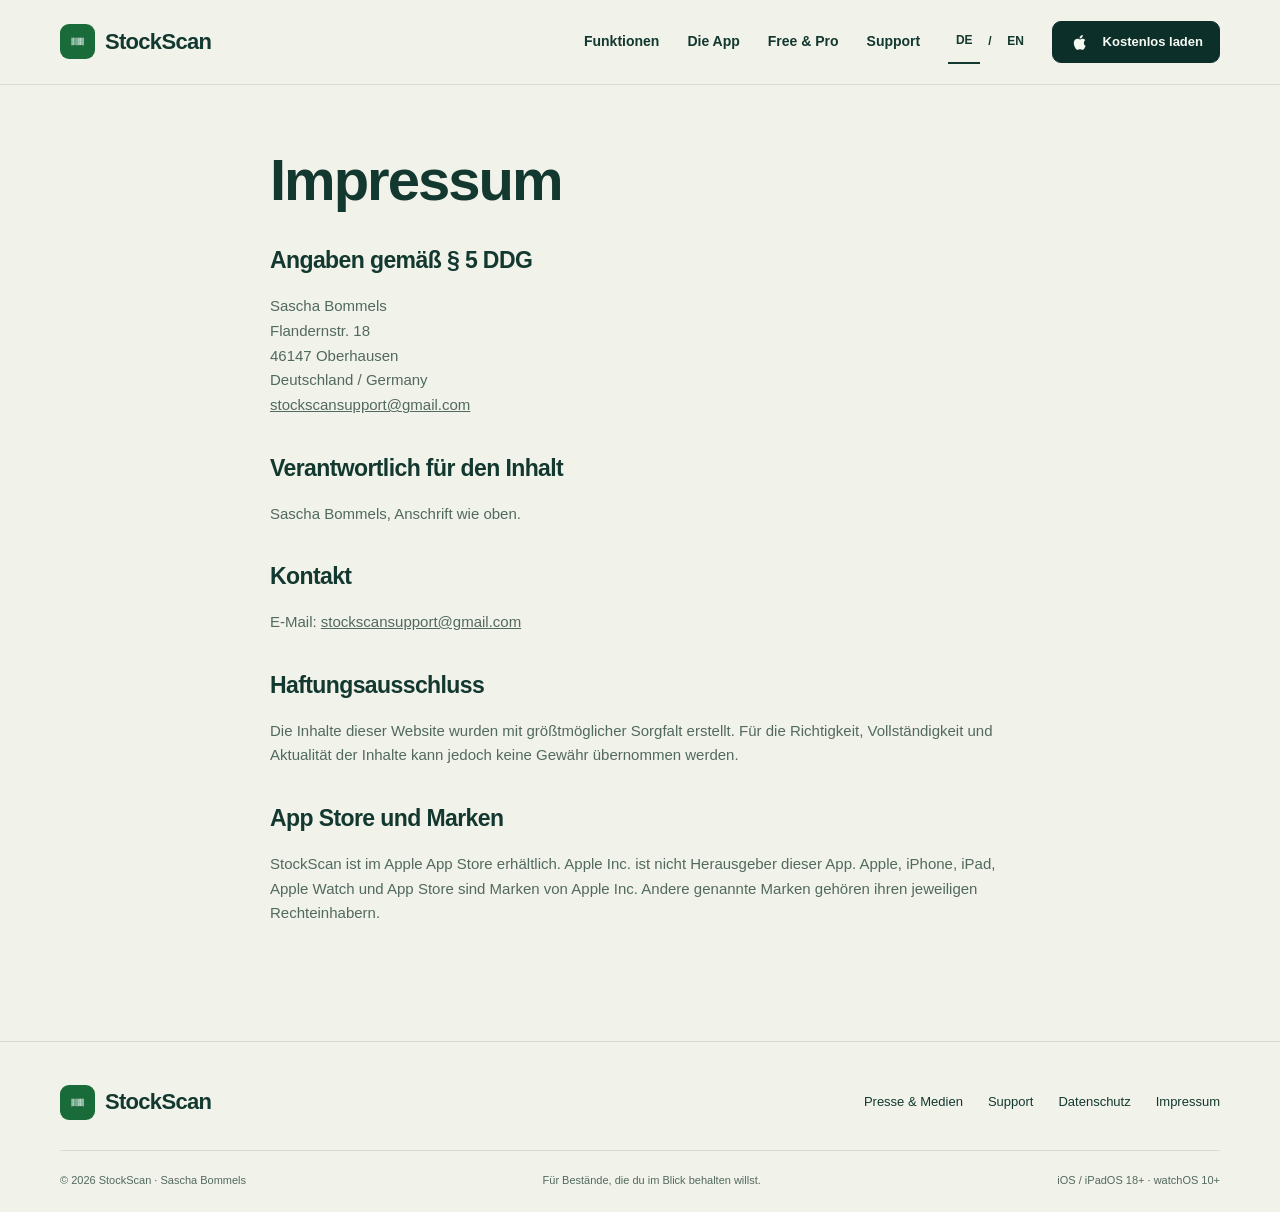
<file: impressum.html>
<!doctype html>
<html lang="de" class="no-js"><head>
<meta charset="utf-8"><meta name="viewport" content="width=device-width, initial-scale=1">
<title>Impressum – StockScan</title><meta name="description" content="Bestand zählen, offene Artikel prüfen und Ergebnisse weitergeben. Inventur für iPhone, iPad und Apple Watch. CSV kostenlos, Excel-Berichte mit Pro.">
<meta name="theme-color" content="#0c3029"><meta name="apple-itunes-app" content="app-id=6760256901">
<link rel="canonical" href="https://nature0ne.github.io/stockscan-website/impressum.html"><link rel="alternate" hreflang="de" href="https://nature0ne.github.io/stockscan-website/impressum.html"><link rel="alternate" hreflang="en" href="https://nature0ne.github.io/stockscan-website/en/impressum.html"><link rel="alternate" hreflang="x-default" href="https://nature0ne.github.io/stockscan-website/impressum.html">
<meta property="og:type" content="website"><meta property="og:site_name" content="StockScan"><meta property="og:title" content="Impressum – StockScan"><meta property="og:description" content="Bestand zählen, offene Artikel prüfen und Ergebnisse weitergeben. Inventur für iPhone, iPad und Apple Watch. CSV kostenlos, Excel-Berichte mit Pro."><meta property="og:url" content="https://nature0ne.github.io/stockscan-website/impressum.html"><meta property="og:locale" content="de_DE"><meta property="og:image" content="https://nature0ne.github.io/stockscan-website/assets/marketing/social-de.jpg"><meta property="og:image:width" content="1200"><meta property="og:image:height" content="630"><meta property="og:image:alt" content="StockScan – Bestand zählen. CSV &amp; Excel."><meta name="twitter:card" content="summary_large_image">
<link rel="icon" type="image/png" href="img/icon.png"><link rel="apple-touch-icon" href="img/icon.png"><link rel="stylesheet" href="assets/site.css"><script defer src="assets/site.js"></script>
<script type="application/ld+json">{"@context": "https://schema.org", "@type": "WebPage", "name": "Impressum – StockScan", "url": "https://nature0ne.github.io/stockscan-website/impressum.html", "inLanguage": "de"}</script>
</head><body><a href="#main" class="skip">Zum Inhalt</a>
<header class="site-header"><nav class="nav wrap" aria-label="Hauptnavigation"><a class="brand" href="index.html"><img src="img/icon.png" alt="" width="35" height="35">StockScan</a><div class="nav-links"><a href="index.html#features">Funktionen</a><a href="index.html#screenshots">Die App</a><a href="index.html#pro">Free & Pro</a><a href="support.html">Support</a></div><div class="nav-actions"><div class="languages" aria-label="Sprache"><a href="impressum.html" lang="de" hreflang="de" aria-current="page" aria-label="Deutsch">DE</a><span aria-hidden="true">/</span><a href="en/impressum.html" lang="en" hreflang="en"  aria-label="English">EN</a></div><a class="button small" href="https://apps.apple.com/app/id6760256901"><svg viewBox="0 0 24 24" fill="currentColor" aria-hidden="true"><path d="M17.9 12.8c0-2 1.6-3 1.7-3.1-1-1.5-2.6-1.7-3.2-1.7-1.4-.1-2.7.9-3.4.9-.7 0-1.7-.9-2.8-.8-1.5 0-2.9.9-3.7 2.2-1.6 2.7-.4 6.7 1.1 8.9.7 1.1 1.6 2.3 2.7 2.2 1.1 0 1.5-.7 2.9-.7 1.3 0 1.7.7 2.9.7 1.2 0 1.9-1.1 2.6-2.2.8-1.2 1.1-2.4 1.2-2.5-.1 0-2.1-.8-2.1-3.9zM15.6 6.5c.6-.8 1.1-1.9 1-3-.9.1-2.1.6-2.8 1.4-.6.7-1.2 1.8-1 2.9 1 .1 2.1-.5 2.8-1.3z"/></svg><span>Kostenlos laden</span></a></div><div class="mobile-nav"><a href="index.html#features">Funktionen</a><a href="index.html#screenshots">Die App</a><a href="index.html#pro">Free & Pro</a><a href="support.html">Support</a></div></nav></header>
<main id="main"><article class="document"><h1>Impressum</h1><h2>Angaben gemäß § 5 DDG</h2><p>Sascha Bommels<br>Flandernstr. 18<br>46147 Oberhausen<br>Deutschland / Germany<br><a href="mailto:stockscansupport@gmail.com">stockscansupport@gmail.com</a></p><h2>Verantwortlich für den Inhalt</h2><p>Sascha Bommels, Anschrift wie oben.</p><h2>Kontakt</h2><p>E-Mail: <a href="mailto:stockscansupport@gmail.com">stockscansupport@gmail.com</a></p><h2>Haftungsausschluss</h2><p>Die Inhalte dieser Website wurden mit größtmöglicher Sorgfalt erstellt. Für die Richtigkeit, Vollständigkeit und Aktualität der Inhalte kann jedoch keine Gewähr übernommen werden.</p><h2>App Store und Marken</h2><p>StockScan ist im Apple App Store erhältlich. Apple Inc. ist nicht Herausgeber dieser App. Apple, iPhone, iPad, Apple Watch und App Store sind Marken von Apple Inc. Andere genannte Marken gehören ihren jeweiligen Rechteinhabern.</p></article></main>
<footer class="site-footer"><div class="wrap"><div class="footer-top"><a class="brand" href="index.html"><img src="img/icon.png" alt="" width="35" height="35">StockScan</a><div class="footer-links"><a href="media.html">Presse & Medien</a><a href="support.html">Support</a><a href="privacy.html">Datenschutz</a><a href="impressum.html">Impressum</a></div></div><div class="footer-bottom"><p>© 2026 StockScan · Sascha Bommels</p><p>Für Bestände, die du im Blick behalten willst.</p><p>iOS / iPadOS 18+ · watchOS 10+</p></div></div></footer>
</body></html>
</file>
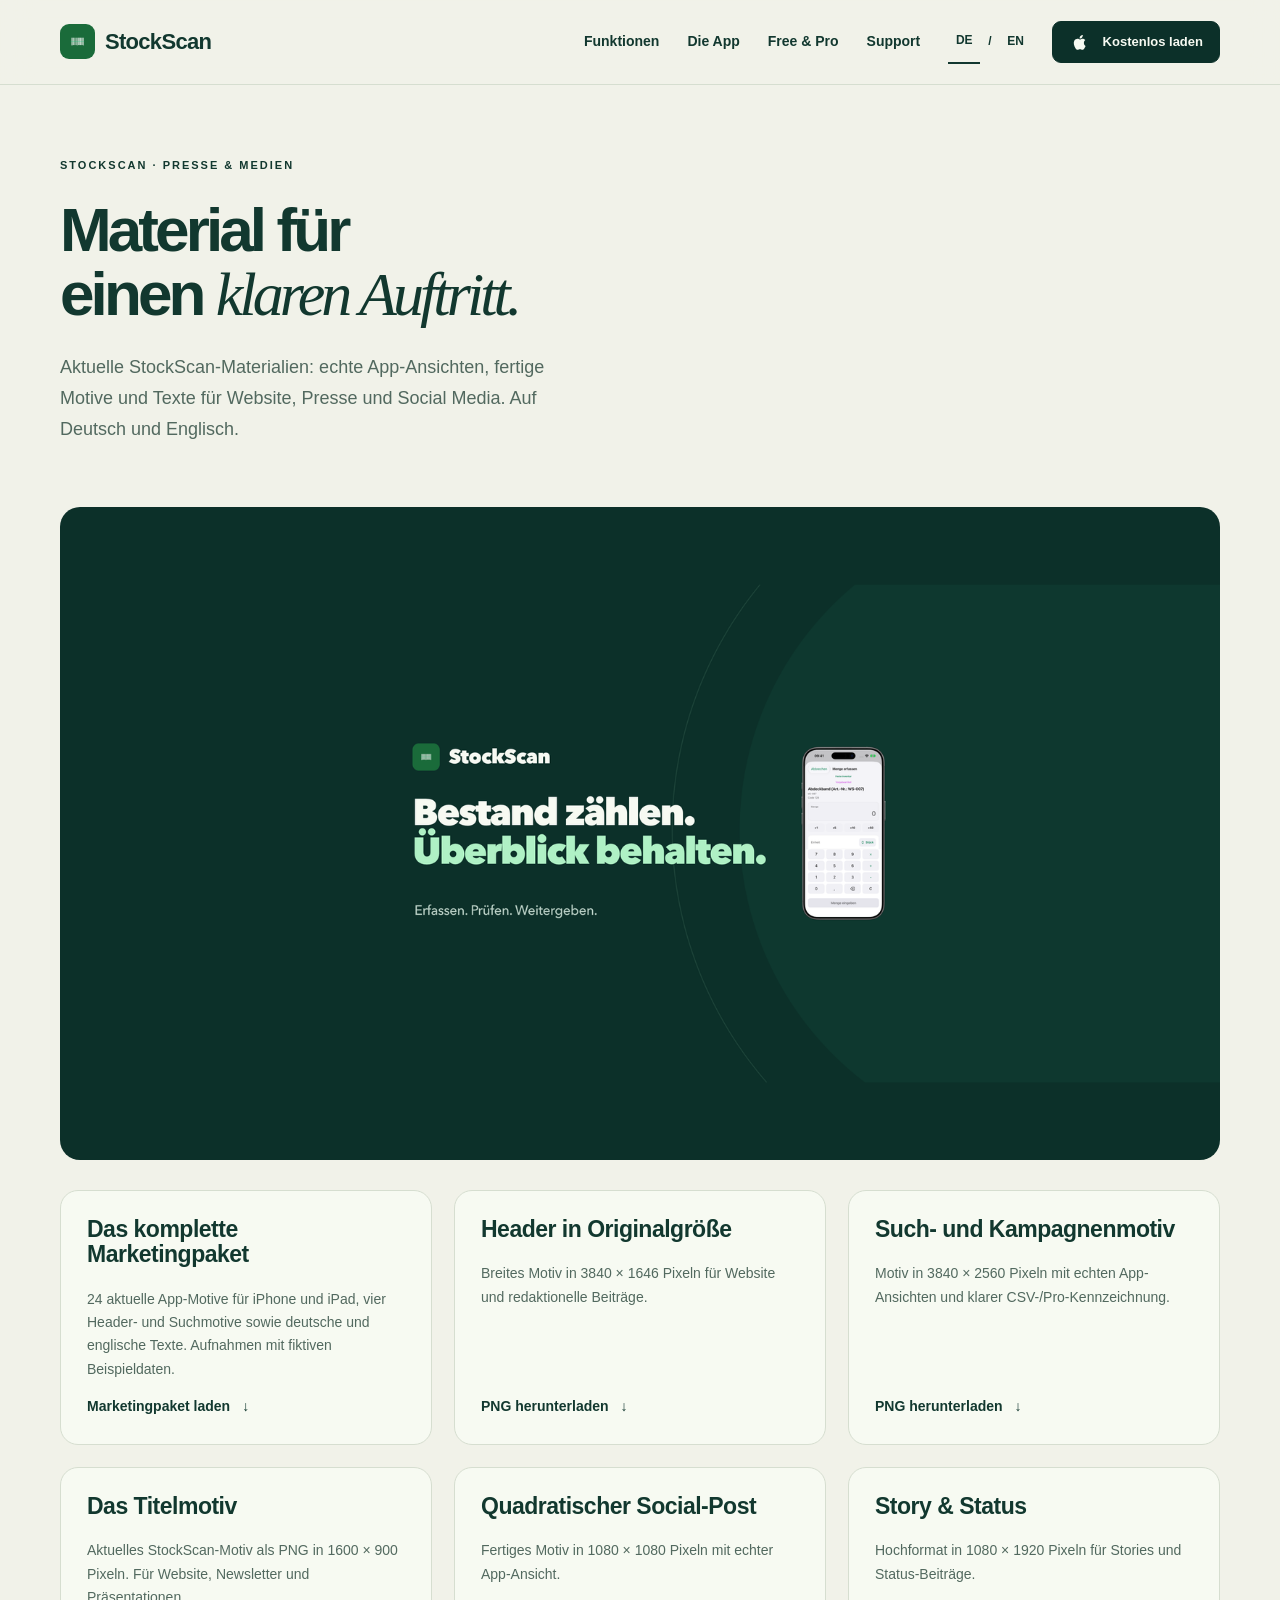
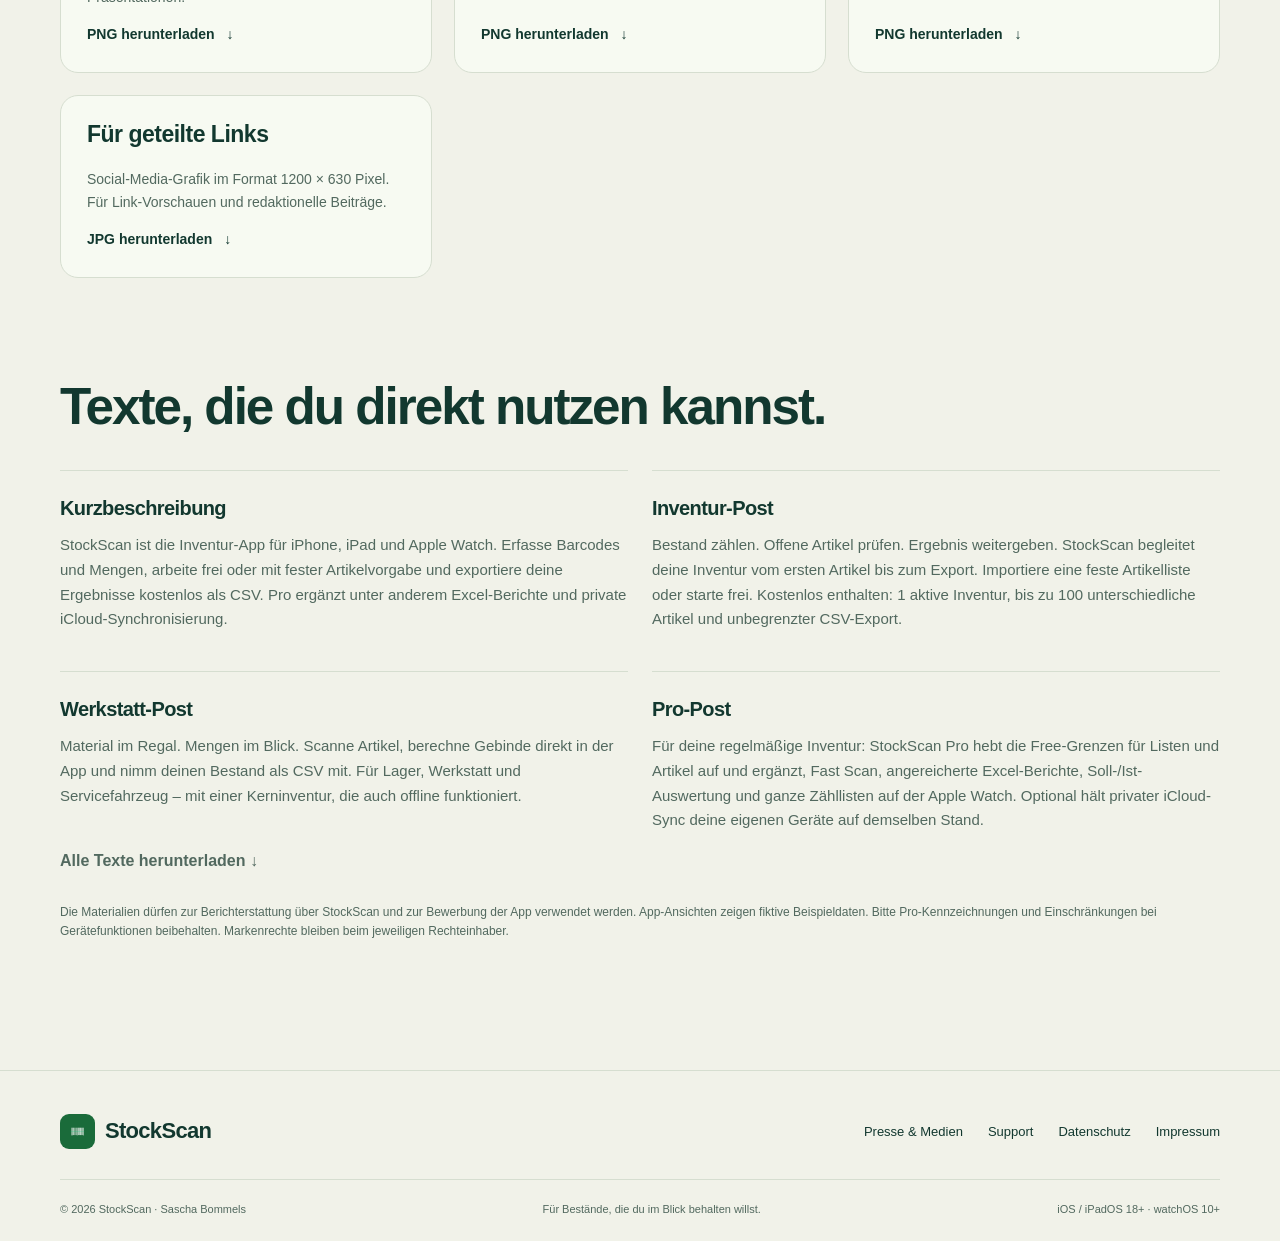
<file: media.html>
<!doctype html>
<html lang="de" class="no-js"><head>
<meta charset="utf-8"><meta name="viewport" content="width=device-width, initial-scale=1">
<title>Presse &amp; Medien – StockScan</title><meta name="description" content="Aktuelle StockScan-Materialien: echte App-Ansichten, fertige Motive und Texte für Website, Presse und Social Media. Auf Deutsch und Englisch.">
<meta name="theme-color" content="#0c3029"><meta name="apple-itunes-app" content="app-id=6760256901">
<link rel="canonical" href="https://nature0ne.github.io/stockscan-website/media.html"><link rel="alternate" hreflang="de" href="https://nature0ne.github.io/stockscan-website/media.html"><link rel="alternate" hreflang="en" href="https://nature0ne.github.io/stockscan-website/en/media.html"><link rel="alternate" hreflang="x-default" href="https://nature0ne.github.io/stockscan-website/media.html">
<meta property="og:type" content="website"><meta property="og:site_name" content="StockScan"><meta property="og:title" content="Presse &amp; Medien – StockScan"><meta property="og:description" content="Aktuelle StockScan-Materialien: echte App-Ansichten, fertige Motive und Texte für Website, Presse und Social Media. Auf Deutsch und Englisch."><meta property="og:url" content="https://nature0ne.github.io/stockscan-website/media.html"><meta property="og:locale" content="de_DE"><meta property="og:image" content="https://nature0ne.github.io/stockscan-website/assets/marketing/social-de.jpg"><meta property="og:image:width" content="1200"><meta property="og:image:height" content="630"><meta property="og:image:alt" content="StockScan – Bestand zählen. CSV &amp; Excel."><meta name="twitter:card" content="summary_large_image">
<link rel="icon" type="image/png" href="img/icon.png"><link rel="apple-touch-icon" href="img/icon.png"><link rel="stylesheet" href="assets/site.css"><script defer src="assets/site.js"></script>
<script type="application/ld+json">{"@context": "https://schema.org", "@type": "WebPage", "name": "Presse & Medien – StockScan", "url": "https://nature0ne.github.io/stockscan-website/media.html", "inLanguage": "de"}</script>
</head><body><a href="#main" class="skip">Zum Inhalt</a>
<header class="site-header"><nav class="nav wrap" aria-label="Hauptnavigation"><a class="brand" href="index.html"><img src="img/icon.png" alt="" width="35" height="35">StockScan</a><div class="nav-links"><a href="index.html#features">Funktionen</a><a href="index.html#screenshots">Die App</a><a href="index.html#pro">Free & Pro</a><a href="support.html">Support</a></div><div class="nav-actions"><div class="languages" aria-label="Sprache"><a href="media.html" lang="de" hreflang="de" aria-current="page" aria-label="Deutsch">DE</a><span aria-hidden="true">/</span><a href="en/media.html" lang="en" hreflang="en"  aria-label="English">EN</a></div><a class="button small" href="https://apps.apple.com/app/id6760256901"><svg viewBox="0 0 24 24" fill="currentColor" aria-hidden="true"><path d="M17.9 12.8c0-2 1.6-3 1.7-3.1-1-1.5-2.6-1.7-3.2-1.7-1.4-.1-2.7.9-3.4.9-.7 0-1.7-.9-2.8-.8-1.5 0-2.9.9-3.7 2.2-1.6 2.7-.4 6.7 1.1 8.9.7 1.1 1.6 2.3 2.7 2.2 1.1 0 1.5-.7 2.9-.7 1.3 0 1.7.7 2.9.7 1.2 0 1.9-1.1 2.6-2.2.8-1.2 1.1-2.4 1.2-2.5-.1 0-2.1-.8-2.1-3.9zM15.6 6.5c.6-.8 1.1-1.9 1-3-.9.1-2.1.6-2.8 1.4-.6.7-1.2 1.8-1 2.9 1 .1 2.1-.5 2.8-1.3z"/></svg><span>Kostenlos laden</span></a></div><div class="mobile-nav"><a href="index.html#features">Funktionen</a><a href="index.html#screenshots">Die App</a><a href="index.html#pro">Free & Pro</a><a href="support.html">Support</a></div></nav></header>
<main id="main"><div class="wrap"><div class="media-hero"><span class="eyebrow">StockScan · Presse & Medien</span><h1>Material für<br>einen <em>klaren Auftritt.</em></h1><p class="lead">Aktuelle StockScan-Materialien: echte App-Ansichten, fertige Motive und Texte für Website, Presse und Social Media. Auf Deutsch und Englisch.</p></div><div class="media-key"><img src="assets/marketing/release-banner-de.png" width="1600" height="900" alt="StockScan – Bestand zählen. CSV &amp; Excel."></div><div class="download-grid"><article class="download-card"><h2>Das komplette Marketingpaket</h2><p>24 aktuelle App-Motive für iPhone und iPad, vier Header- und Suchmotive sowie deutsche und englische Texte. Aufnahmen mit fiktiven Beispieldaten.</p><a class="text-link" download href="assets/marketing/StockScan-Media-DE-EN-2026-10-17.zip">Marketingpaket laden <span aria-hidden="true">↓</span></a></article><article class="download-card"><h2>Header in Originalgröße</h2><p>Breites Motiv in 3840 × 1646 Pixeln für Website und redaktionelle Beiträge.</p><a class="text-link" download href="assets/marketing/header-de.png">PNG herunterladen <span aria-hidden="true">↓</span></a></article><article class="download-card"><h2>Such- und Kampagnenmotiv</h2><p>Motiv in 3840 × 2560 Pixeln mit echten App-Ansichten und klarer CSV-/Pro-Kennzeichnung.</p><a class="text-link" download href="assets/marketing/search-de.png">PNG herunterladen <span aria-hidden="true">↓</span></a></article><article class="download-card"><h2>Das Titelmotiv</h2><p>Aktuelles StockScan-Motiv als PNG in 1600 × 900 Pixeln. Für Website, Newsletter und Präsentationen.</p><a class="text-link" download href="assets/marketing/release-banner-de.png">PNG herunterladen <span aria-hidden="true">↓</span></a></article><article class="download-card"><h2>Quadratischer Social-Post</h2><p>Fertiges Motiv in 1080 × 1080 Pixeln mit echter App-Ansicht.</p><a class="text-link" download href="assets/marketing/square-de-1080x1080.png">PNG herunterladen <span aria-hidden="true">↓</span></a></article><article class="download-card"><h2>Story & Status</h2><p>Hochformat in 1080 × 1920 Pixeln für Stories und Status-Beiträge.</p><a class="text-link" download href="assets/marketing/story-de-1080x1920.png">PNG herunterladen <span aria-hidden="true">↓</span></a></article><article class="download-card"><h2>Für geteilte Links</h2><p>Social-Media-Grafik im Format 1200 × 630 Pixel. Für Link-Vorschauen und redaktionelle Beiträge.</p><a class="text-link" download href="assets/marketing/social-de.jpg">JPG herunterladen <span aria-hidden="true">↓</span></a></article></div><section class="section"><h2>Texte, die du direkt nutzen kannst.</h2><div class="copy-grid"><article class="copy-card"><h3>Kurzbeschreibung</h3><p>StockScan ist die Inventur-App für iPhone, iPad und Apple Watch. Erfasse Barcodes und Mengen, arbeite frei oder mit fester Artikelvorgabe und exportiere deine Ergebnisse kostenlos als CSV. Pro ergänzt unter anderem Excel-Berichte und private iCloud-Synchronisierung.</p></article><article class="copy-card"><h3>Inventur-Post</h3><p>Bestand zählen. Offene Artikel prüfen. Ergebnis weitergeben. StockScan begleitet deine Inventur vom ersten Artikel bis zum Export. Importiere eine feste Artikelliste oder starte frei. Kostenlos enthalten: 1 aktive Inventur, bis zu 100 unterschiedliche Artikel und unbegrenzter CSV-Export.</p></article><article class="copy-card"><h3>Werkstatt-Post</h3><p>Material im Regal. Mengen im Blick. Scanne Artikel, berechne Gebinde direkt in der App und nimm deinen Bestand als CSV mit. Für Lager, Werkstatt und Servicefahrzeug – mit einer Kerninventur, die auch offline funktioniert.</p></article><article class="copy-card"><h3>Pro-Post</h3><p>Für deine regelmäßige Inventur: StockScan Pro hebt die Free-Grenzen für Listen und Artikel auf und ergänzt, Fast Scan, angereicherte Excel-Berichte, Soll-/Ist-Auswertung und ganze Zähllisten auf der Apple Watch. Optional hält privater iCloud-Sync deine eigenen Geräte auf demselben Stand.</p></article></div><p><a class="text-link" download href="assets/marketing/copy-de.txt">Alle Texte herunterladen ↓</a></p><p class="media-legal">Die Materialien dürfen zur Berichterstattung über StockScan und zur Bewerbung der App verwendet werden. App-Ansichten zeigen fiktive Beispieldaten. Bitte Pro-Kennzeichnungen und Einschränkungen bei Gerätefunktionen beibehalten. Markenrechte bleiben beim jeweiligen Rechteinhaber.</p></section></div></main>
<footer class="site-footer"><div class="wrap"><div class="footer-top"><a class="brand" href="index.html"><img src="img/icon.png" alt="" width="35" height="35">StockScan</a><div class="footer-links"><a href="media.html">Presse & Medien</a><a href="support.html">Support</a><a href="privacy.html">Datenschutz</a><a href="impressum.html">Impressum</a></div></div><div class="footer-bottom"><p>© 2026 StockScan · Sascha Bommels</p><p>Für Bestände, die du im Blick behalten willst.</p><p>iOS / iPadOS 18+ · watchOS 10+</p></div></div></footer>
</body></html>
</file>
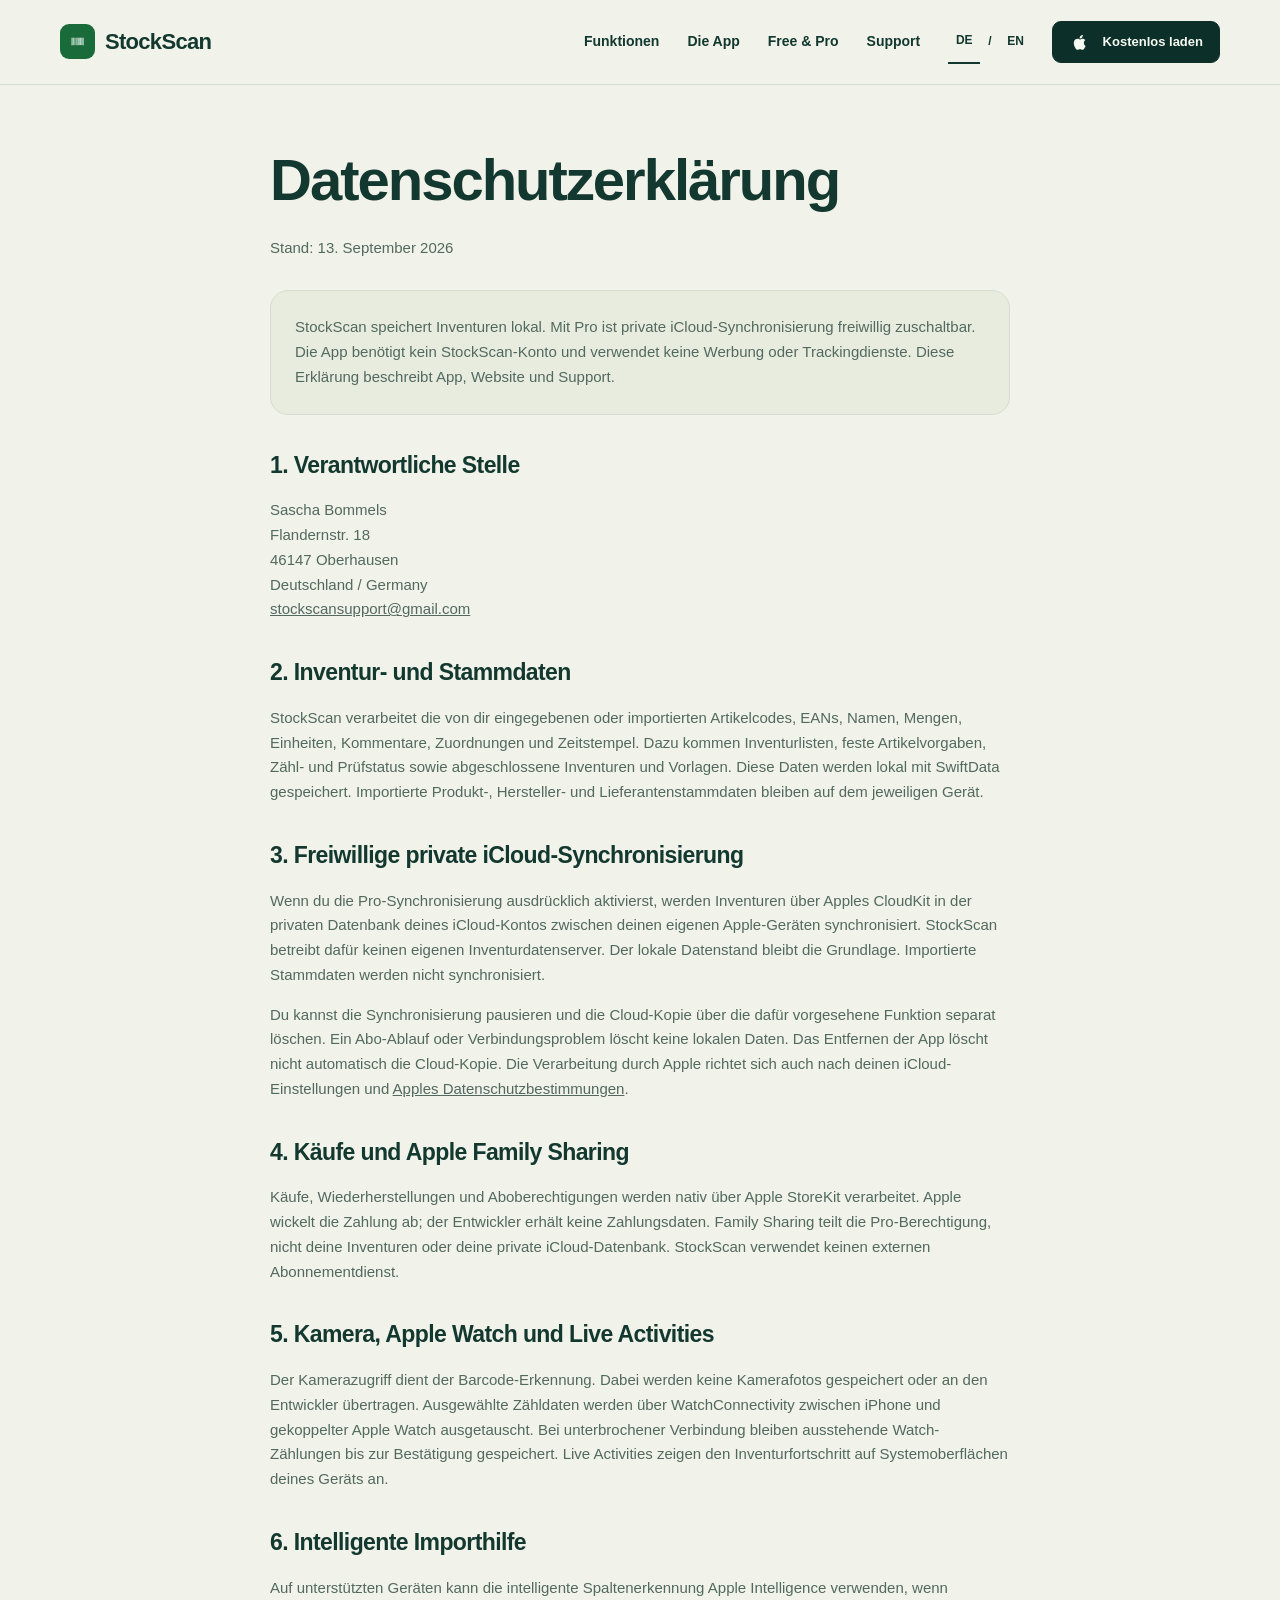
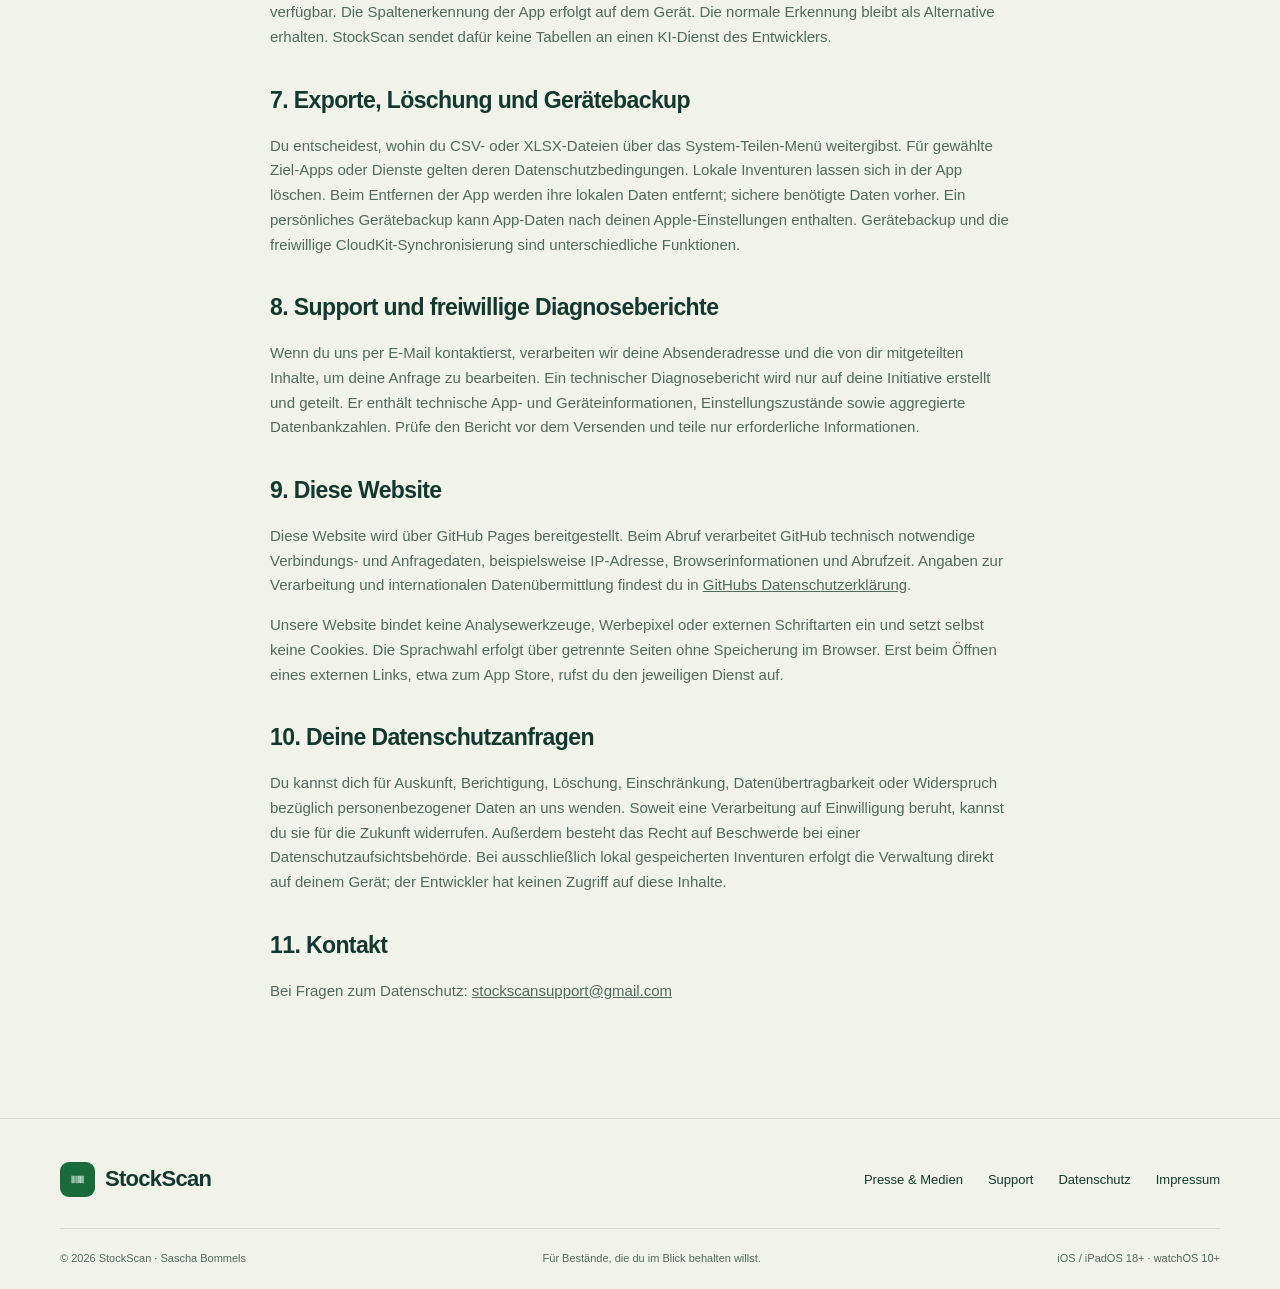
<file: privacy.html>
<!doctype html>
<html lang="de" class="no-js"><head>
<meta charset="utf-8"><meta name="viewport" content="width=device-width, initial-scale=1">
<title>Datenschutzerklärung – StockScan</title><meta name="description" content="StockScan speichert Inventuren lokal. Mit Pro ist private iCloud-Synchronisierung freiwillig zuschaltbar. Die App benötigt kein StockScan-Konto und verwendet keine Werbung oder Trackingdienste. Diese Erklärung beschreibt App, Website und Support.">
<meta name="theme-color" content="#0c3029"><meta name="apple-itunes-app" content="app-id=6760256901">
<link rel="canonical" href="https://nature0ne.github.io/stockscan-website/privacy.html"><link rel="alternate" hreflang="de" href="https://nature0ne.github.io/stockscan-website/privacy.html"><link rel="alternate" hreflang="en" href="https://nature0ne.github.io/stockscan-website/en/privacy.html"><link rel="alternate" hreflang="x-default" href="https://nature0ne.github.io/stockscan-website/privacy.html">
<meta property="og:type" content="website"><meta property="og:site_name" content="StockScan"><meta property="og:title" content="Datenschutzerklärung – StockScan"><meta property="og:description" content="StockScan speichert Inventuren lokal. Mit Pro ist private iCloud-Synchronisierung freiwillig zuschaltbar. Die App benötigt kein StockScan-Konto und verwendet keine Werbung oder Trackingdienste. Diese Erklärung beschreibt App, Website und Support."><meta property="og:url" content="https://nature0ne.github.io/stockscan-website/privacy.html"><meta property="og:locale" content="de_DE"><meta property="og:image" content="https://nature0ne.github.io/stockscan-website/assets/marketing/social-de.jpg"><meta property="og:image:width" content="1200"><meta property="og:image:height" content="630"><meta property="og:image:alt" content="StockScan – Bestand zählen. CSV &amp; Excel."><meta name="twitter:card" content="summary_large_image">
<link rel="icon" type="image/png" href="img/icon.png"><link rel="apple-touch-icon" href="img/icon.png"><link rel="stylesheet" href="assets/site.css"><script defer src="assets/site.js"></script>
<script type="application/ld+json">{"@context": "https://schema.org", "@type": "WebPage", "name": "Datenschutzerklärung – StockScan", "url": "https://nature0ne.github.io/stockscan-website/privacy.html", "inLanguage": "de"}</script>
</head><body><a href="#main" class="skip">Zum Inhalt</a>
<header class="site-header"><nav class="nav wrap" aria-label="Hauptnavigation"><a class="brand" href="index.html"><img src="img/icon.png" alt="" width="35" height="35">StockScan</a><div class="nav-links"><a href="index.html#features">Funktionen</a><a href="index.html#screenshots">Die App</a><a href="index.html#pro">Free & Pro</a><a href="support.html">Support</a></div><div class="nav-actions"><div class="languages" aria-label="Sprache"><a href="privacy.html" lang="de" hreflang="de" aria-current="page" aria-label="Deutsch">DE</a><span aria-hidden="true">/</span><a href="en/privacy.html" lang="en" hreflang="en"  aria-label="English">EN</a></div><a class="button small" href="https://apps.apple.com/app/id6760256901"><svg viewBox="0 0 24 24" fill="currentColor" aria-hidden="true"><path d="M17.9 12.8c0-2 1.6-3 1.7-3.1-1-1.5-2.6-1.7-3.2-1.7-1.4-.1-2.7.9-3.4.9-.7 0-1.7-.9-2.8-.8-1.5 0-2.9.9-3.7 2.2-1.6 2.7-.4 6.7 1.1 8.9.7 1.1 1.6 2.3 2.7 2.2 1.1 0 1.5-.7 2.9-.7 1.3 0 1.7.7 2.9.7 1.2 0 1.9-1.1 2.6-2.2.8-1.2 1.1-2.4 1.2-2.5-.1 0-2.1-.8-2.1-3.9zM15.6 6.5c.6-.8 1.1-1.9 1-3-.9.1-2.1.6-2.8 1.4-.6.7-1.2 1.8-1 2.9 1 .1 2.1-.5 2.8-1.3z"/></svg><span>Kostenlos laden</span></a></div><div class="mobile-nav"><a href="index.html#features">Funktionen</a><a href="index.html#screenshots">Die App</a><a href="index.html#pro">Free & Pro</a><a href="support.html">Support</a></div></nav></header>
<main id="main"><article class="document"><h1>Datenschutzerklärung</h1><p class="micro">Stand: 13. September 2026</p><div class="callout"><p>StockScan speichert Inventuren lokal. Mit Pro ist private iCloud-Synchronisierung freiwillig zuschaltbar. Die App benötigt kein StockScan-Konto und verwendet keine Werbung oder Trackingdienste. Diese Erklärung beschreibt App, Website und Support.</p></div><section><h2>1. Verantwortliche Stelle</h2><p>Sascha Bommels<br>Flandernstr. 18<br>46147 Oberhausen<br>Deutschland / Germany<br><a href="mailto:stockscansupport@gmail.com">stockscansupport@gmail.com</a></p></section><section><h2>2. Inventur- und Stammdaten</h2><p>StockScan verarbeitet die von dir eingegebenen oder importierten Artikelcodes, EANs, Namen, Mengen, Einheiten, Kommentare, Zuordnungen und Zeitstempel. Dazu kommen Inventurlisten, feste Artikelvorgaben, Zähl- und Prüfstatus sowie abgeschlossene Inventuren und Vorlagen. Diese Daten werden lokal mit SwiftData gespeichert. Importierte Produkt-, Hersteller- und Lieferantenstammdaten bleiben auf dem jeweiligen Gerät.</p></section><section><h2>3. Freiwillige private iCloud-Synchronisierung</h2><p>Wenn du die Pro-Synchronisierung ausdrücklich aktivierst, werden Inventuren über Apples CloudKit in der privaten Datenbank deines iCloud-Kontos zwischen deinen eigenen Apple-Geräten synchronisiert. StockScan betreibt dafür keinen eigenen Inventurdatenserver. Der lokale Datenstand bleibt die Grundlage. Importierte Stammdaten werden nicht synchronisiert.</p><p>Du kannst die Synchronisierung pausieren und die Cloud-Kopie über die dafür vorgesehene Funktion separat löschen. Ein Abo-Ablauf oder Verbindungsproblem löscht keine lokalen Daten. Das Entfernen der App löscht nicht automatisch die Cloud-Kopie. Die Verarbeitung durch Apple richtet sich auch nach deinen iCloud-Einstellungen und <a href="https://www.apple.com/legal/privacy/">Apples Datenschutzbestimmungen</a>.</p></section><section><h2>4. Käufe und Apple Family Sharing</h2><p>Käufe, Wiederherstellungen und Aboberechtigungen werden nativ über Apple StoreKit verarbeitet. Apple wickelt die Zahlung ab; der Entwickler erhält keine Zahlungsdaten. Family Sharing teilt die Pro-Berechtigung, nicht deine Inventuren oder deine private iCloud-Datenbank. StockScan verwendet keinen externen Abonnementdienst.</p></section><section><h2>5. Kamera, Apple Watch und Live Activities</h2><p>Der Kamerazugriff dient der Barcode-Erkennung. Dabei werden keine Kamerafotos gespeichert oder an den Entwickler übertragen. Ausgewählte Zähldaten werden über WatchConnectivity zwischen iPhone und gekoppelter Apple Watch ausgetauscht. Bei unterbrochener Verbindung bleiben ausstehende Watch-Zählungen bis zur Bestätigung gespeichert. Live Activities zeigen den Inventurfortschritt auf Systemoberflächen deines Geräts an.</p></section><section><h2>6. Intelligente Importhilfe</h2><p>Auf unterstützten Geräten kann die intelligente Spaltenerkennung Apple Intelligence verwenden, wenn verfügbar. Die Spaltenerkennung der App erfolgt auf dem Gerät. Die normale Erkennung bleibt als Alternative erhalten. StockScan sendet dafür keine Tabellen an einen KI-Dienst des Entwicklers.</p></section><section><h2>7. Exporte, Löschung und Gerätebackup</h2><p>Du entscheidest, wohin du CSV- oder XLSX-Dateien über das System-Teilen-Menü weitergibst. Für gewählte Ziel-Apps oder Dienste gelten deren Datenschutzbedingungen. Lokale Inventuren lassen sich in der App löschen. Beim Entfernen der App werden ihre lokalen Daten entfernt; sichere benötigte Daten vorher. Ein persönliches Gerätebackup kann App-Daten nach deinen Apple-Einstellungen enthalten. Gerätebackup und die freiwillige CloudKit-Synchronisierung sind unterschiedliche Funktionen.</p></section><section><h2>8. Support und freiwillige Diagnoseberichte</h2><p>Wenn du uns per E-Mail kontaktierst, verarbeiten wir deine Absenderadresse und die von dir mitgeteilten Inhalte, um deine Anfrage zu bearbeiten. Ein technischer Diagnosebericht wird nur auf deine Initiative erstellt und geteilt. Er enthält technische App- und Geräteinformationen, Einstellungszustände sowie aggregierte Datenbankzahlen. Prüfe den Bericht vor dem Versenden und teile nur erforderliche Informationen.</p></section><section><h2>9. Diese Website</h2><p>Diese Website wird über GitHub Pages bereitgestellt. Beim Abruf verarbeitet GitHub technisch notwendige Verbindungs- und Anfragedaten, beispielsweise IP-Adresse, Browserinformationen und Abrufzeit. Angaben zur Verarbeitung und internationalen Datenübermittlung findest du in <a href="https://docs.github.com/en/site-policy/privacy-policies/github-general-privacy-statement">GitHubs Datenschutzerklärung</a>.</p><p>Unsere Website bindet keine Analysewerkzeuge, Werbepixel oder externen Schriftarten ein und setzt selbst keine Cookies. Die Sprachwahl erfolgt über getrennte Seiten ohne Speicherung im Browser. Erst beim Öffnen eines externen Links, etwa zum App Store, rufst du den jeweiligen Dienst auf.</p></section><section><h2>10. Deine Datenschutzanfragen</h2><p>Du kannst dich für Auskunft, Berichtigung, Löschung, Einschränkung, Datenübertragbarkeit oder Widerspruch bezüglich personenbezogener Daten an uns wenden. Soweit eine Verarbeitung auf Einwilligung beruht, kannst du sie für die Zukunft widerrufen. Außerdem besteht das Recht auf Beschwerde bei einer Datenschutzaufsichtsbehörde. Bei ausschließlich lokal gespeicherten Inventuren erfolgt die Verwaltung direkt auf deinem Gerät; der Entwickler hat keinen Zugriff auf diese Inhalte.</p></section><section><h2>11. Kontakt</h2><p>Bei Fragen zum Datenschutz: <a href="mailto:stockscansupport@gmail.com">stockscansupport@gmail.com</a></p></section></article></main>
<footer class="site-footer"><div class="wrap"><div class="footer-top"><a class="brand" href="index.html"><img src="img/icon.png" alt="" width="35" height="35">StockScan</a><div class="footer-links"><a href="media.html">Presse & Medien</a><a href="support.html">Support</a><a href="privacy.html">Datenschutz</a><a href="impressum.html">Impressum</a></div></div><div class="footer-bottom"><p>© 2026 StockScan · Sascha Bommels</p><p>Für Bestände, die du im Blick behalten willst.</p><p>iOS / iPadOS 18+ · watchOS 10+</p></div></div></footer>
</body></html>
</file>
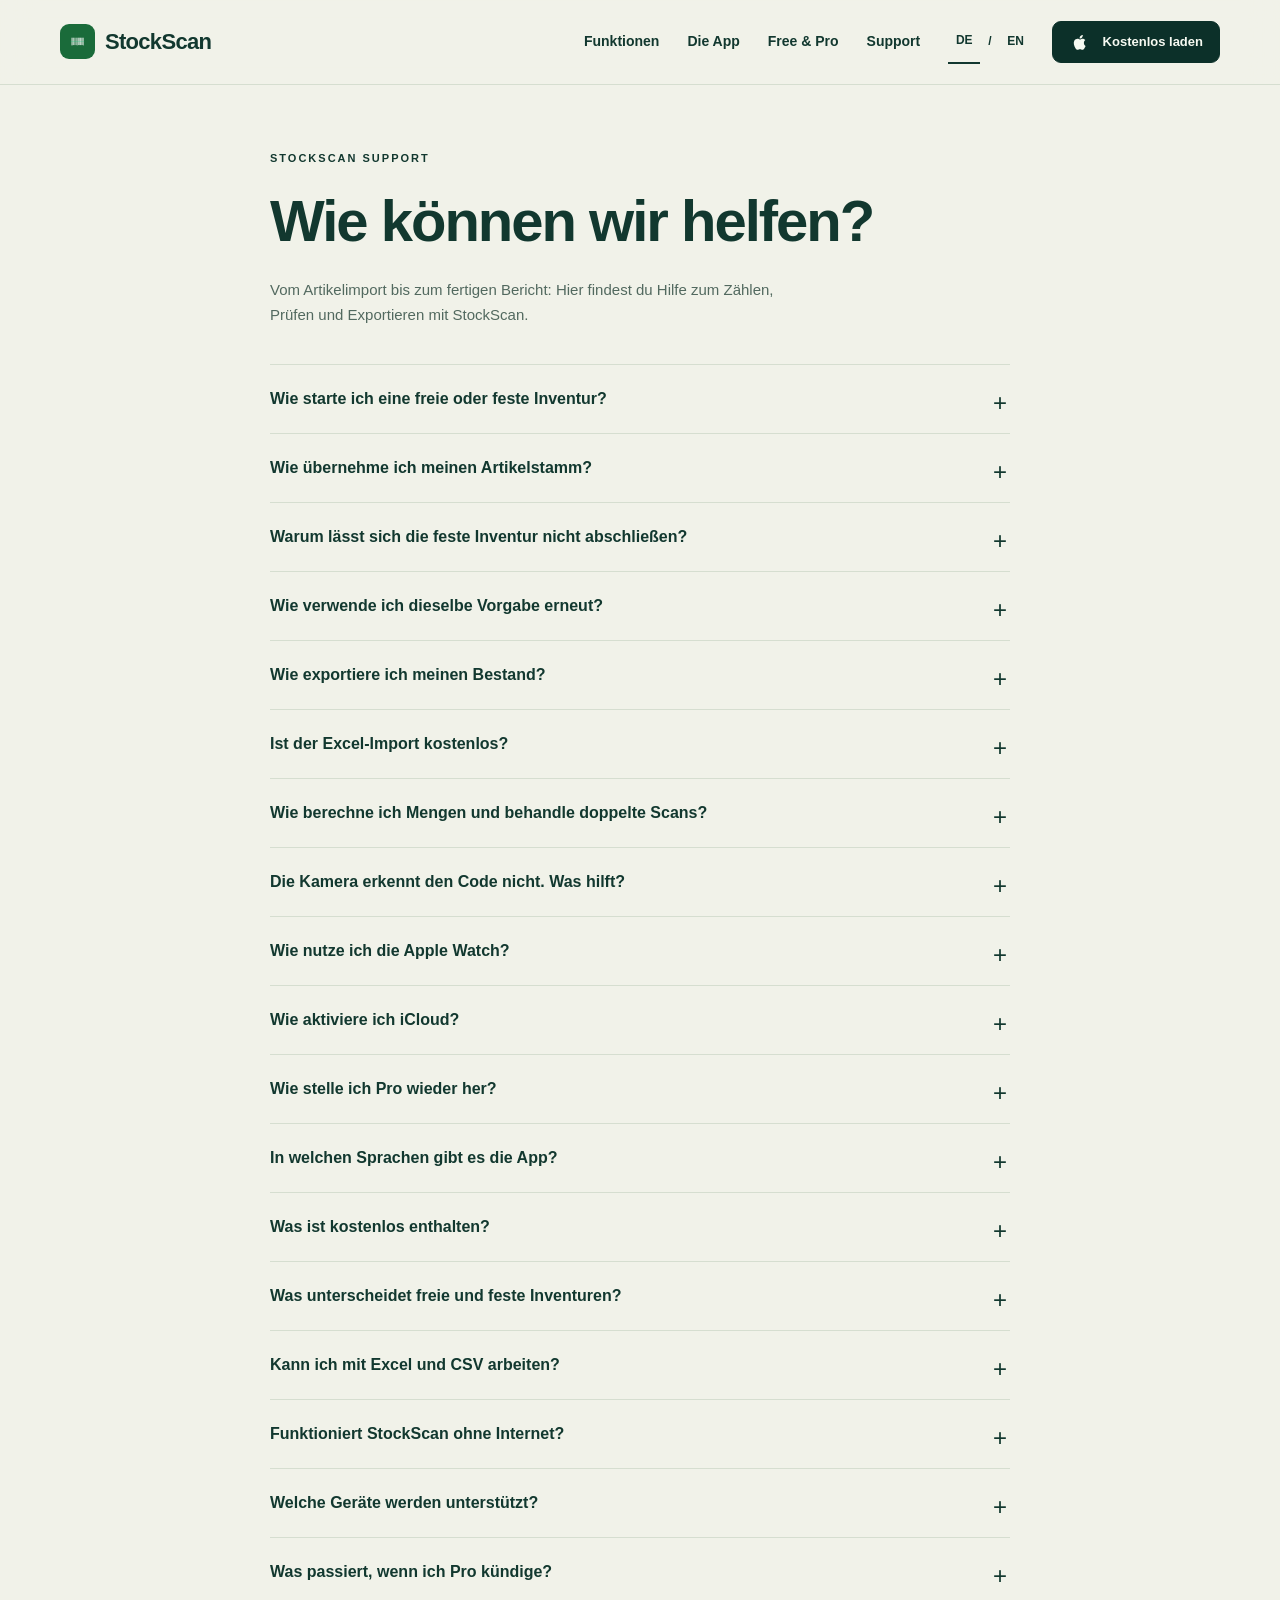
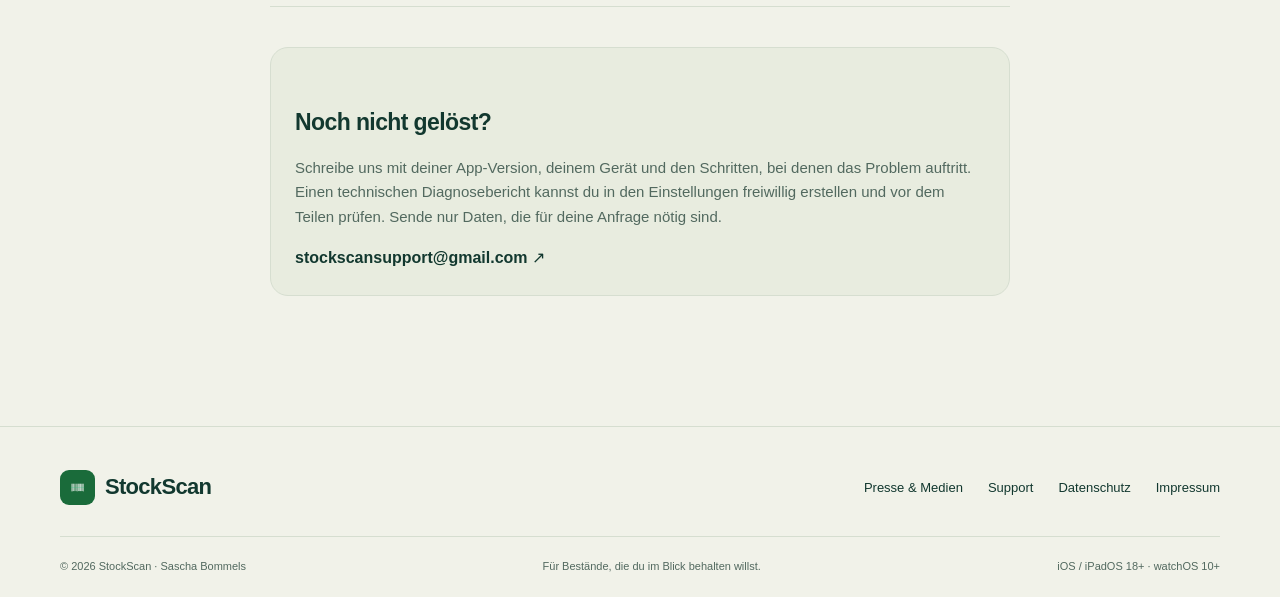
<file: support.html>
<!doctype html>
<html lang="de" class="no-js"><head>
<meta charset="utf-8"><meta name="viewport" content="width=device-width, initial-scale=1">
<title>Support – StockScan</title><meta name="description" content="Vom Artikelimport bis zum fertigen Bericht: Hier findest du Hilfe zum Zählen, Prüfen und Exportieren mit StockScan.">
<meta name="theme-color" content="#0c3029"><meta name="apple-itunes-app" content="app-id=6760256901">
<link rel="canonical" href="https://nature0ne.github.io/stockscan-website/support.html"><link rel="alternate" hreflang="de" href="https://nature0ne.github.io/stockscan-website/support.html"><link rel="alternate" hreflang="en" href="https://nature0ne.github.io/stockscan-website/en/support.html"><link rel="alternate" hreflang="x-default" href="https://nature0ne.github.io/stockscan-website/support.html">
<meta property="og:type" content="website"><meta property="og:site_name" content="StockScan"><meta property="og:title" content="Support – StockScan"><meta property="og:description" content="Vom Artikelimport bis zum fertigen Bericht: Hier findest du Hilfe zum Zählen, Prüfen und Exportieren mit StockScan."><meta property="og:url" content="https://nature0ne.github.io/stockscan-website/support.html"><meta property="og:locale" content="de_DE"><meta property="og:image" content="https://nature0ne.github.io/stockscan-website/assets/marketing/social-de.jpg"><meta property="og:image:width" content="1200"><meta property="og:image:height" content="630"><meta property="og:image:alt" content="StockScan – Bestand zählen. CSV &amp; Excel."><meta name="twitter:card" content="summary_large_image">
<link rel="icon" type="image/png" href="img/icon.png"><link rel="apple-touch-icon" href="img/icon.png"><link rel="stylesheet" href="assets/site.css"><script defer src="assets/site.js"></script>
<script type="application/ld+json">{"@context": "https://schema.org", "@type": "WebPage", "name": "Support – StockScan", "url": "https://nature0ne.github.io/stockscan-website/support.html", "inLanguage": "de"}</script>
</head><body><a href="#main" class="skip">Zum Inhalt</a>
<header class="site-header"><nav class="nav wrap" aria-label="Hauptnavigation"><a class="brand" href="index.html"><img src="img/icon.png" alt="" width="35" height="35">StockScan</a><div class="nav-links"><a href="index.html#features">Funktionen</a><a href="index.html#screenshots">Die App</a><a href="index.html#pro">Free & Pro</a><a href="support.html">Support</a></div><div class="nav-actions"><div class="languages" aria-label="Sprache"><a href="support.html" lang="de" hreflang="de" aria-current="page" aria-label="Deutsch">DE</a><span aria-hidden="true">/</span><a href="en/support.html" lang="en" hreflang="en"  aria-label="English">EN</a></div><a class="button small" href="https://apps.apple.com/app/id6760256901"><svg viewBox="0 0 24 24" fill="currentColor" aria-hidden="true"><path d="M17.9 12.8c0-2 1.6-3 1.7-3.1-1-1.5-2.6-1.7-3.2-1.7-1.4-.1-2.7.9-3.4.9-.7 0-1.7-.9-2.8-.8-1.5 0-2.9.9-3.7 2.2-1.6 2.7-.4 6.7 1.1 8.9.7 1.1 1.6 2.3 2.7 2.2 1.1 0 1.5-.7 2.9-.7 1.3 0 1.7.7 2.9.7 1.2 0 1.9-1.1 2.6-2.2.8-1.2 1.1-2.4 1.2-2.5-.1 0-2.1-.8-2.1-3.9zM15.6 6.5c.6-.8 1.1-1.9 1-3-.9.1-2.1.6-2.8 1.4-.6.7-1.2 1.8-1 2.9 1 .1 2.1-.5 2.8-1.3z"/></svg><span>Kostenlos laden</span></a></div><div class="mobile-nav"><a href="index.html#features">Funktionen</a><a href="index.html#screenshots">Die App</a><a href="index.html#pro">Free & Pro</a><a href="support.html">Support</a></div></nav></header>
<main id="main"><div class="document"><span class="eyebrow">StockScan Support</span><h1>Wie können wir helfen?</h1><p class="lead">Vom Artikelimport bis zum fertigen Bericht: Hier findest du Hilfe zum Zählen, Prüfen und Exportieren mit StockScan.</p><div class="faq-list"><details><summary>Wie starte ich eine freie oder feste Inventur?</summary><p>Öffne „Listen“ und lege eine neue Inventur an. Für eine feste Inventur wählst du eine Artikelvorgabe aus XLSX, CSV oder TSV aus. Das geht auch in „Daten“ über „Feste Inventur aus Datei“. Prüfe die Vorschau und erstelle anschließend die Liste.</p></details><details><summary>Wie übernehme ich meinen Artikelstamm?</summary><p>Öffne „Daten“ → „Produkt-Stammdaten“ und wähle deine XLSX- oder CSV-Datei. Die Datei benötigt eine EAN oder Artikelnummer; Namen und Einheiten können ergänzt werden. Prüfe die Vorschau vor dem Import. Hersteller und Lieferanten übernimmst du separat über „Hersteller-Zuordnungen“.</p></details><details><summary>Warum lässt sich die feste Inventur nicht abschließen?</summary><p>Jeder Vorgabeartikel muss gezählt oder ausdrücklich übersprungen sein. Öffne „Vorgabeartikel prüfen“, zähle offene Artikel nach oder überspringe sie bewusst. Eine gezählte Menge von null ist etwas anderes als ein übersprungener Artikel.</p></details><details><summary>Wie verwende ich dieselbe Vorgabe erneut?</summary><p>Wähle im Menü der festen Inventur „Zählungen zurücksetzen“ und bestätige die Aktion. Die feste Vorgabe bleibt erhalten. Mengen, Kommentare und Überspringen-Entscheidungen werden zurückgesetzt; zusätzliche Positionen werden entfernt. Sichere bei Bedarf vorher deinen Bericht.</p></details><details><summary>Wie exportiere ich meinen Bestand?</summary><p>Öffne „Daten“, wähle die gewünschte Exportliste und danach das Exportformat. CSV ist kostenlos und unbegrenzt verfügbar. Mit Pro kannst du angereicherte Excel-Dateien (.xlsx) erstellen. Über das System-Teilen-Menü speicherst oder teilst du die Datei.</p></details><details><summary>Ist der Excel-Import kostenlos?</summary><p>Ja. Auch ohne Pro kannst du deinen Artikelstamm und feste Artikelvorgaben aus Excel-Dateien (.xlsx) importieren. CSV-Export ist ebenfalls kostenlos und unbegrenzt. Für Excel-Berichte (.xlsx) im Export benötigst du Pro. In der kostenlosen Version gilt eine aktive Inventur mit bis zu 100 unterschiedlichen Artikeln.</p></details><details><summary>Wie berechne ich Mengen und behandle doppelte Scans?</summary><p>Gib beim Erfassen einen Ausdruck wie 7 × 8 ein; StockScan berechnet 56. Bei einem erneut erfassten Artikel kannst du die Menge addieren oder ersetzen. Kontrolliere dabei die gewählte Einheit. Pro Fast Scan unterstützt einstellbare direkte Zählschritte.</p></details><details><summary>Die Kamera erkennt den Code nicht. Was hilft?</summary><p>Prüfe in den iOS-Einstellungen die Kameraberechtigung für StockScan. Beleuchte den vollständigen Code gleichmäßig und halte die Kamera ruhig. Du kannst Artikelnummern in „Erfassen“ auch manuell eingeben.</p></details><details><summary>Wie nutze ich die Apple Watch?</summary><p>Wähle auf dem iPhone einen Artikel zum Zählen auf der gekoppelten Watch. Pro kann über die Listenaktion „Zählliste an Watch senden“ eine ganze Inventurliste übertragen. Lass die Geräte die ausstehenden Zählungen synchronisieren, bevor du die Inventur abschließt.</p></details><details><summary>Wie aktiviere ich iCloud?</summary><p>Öffne die Einstellungen und den Bereich für iCloud-Synchronisierung. Mit Pro kannst du sie freiwillig aktivieren. Verwende auf deinen eigenen Geräten dasselbe iCloud-Konto. Die Inventur bleibt lokal nutzbar; importierte Produkt- und Herstellerstammdaten synchronisieren nicht mit.</p></details><details><summary>Wie stelle ich Pro wieder her?</summary><p>Öffne StockScan Pro in den Einstellungen und wähle „Käufe wiederherstellen“. Verwende das Apple-Konto des ursprünglichen Kaufs. Prüfe bei Family Sharing zusätzlich Apples Familieneinstellungen. Das Abo verwaltest du in deinen Apple-Account-Einstellungen.</p></details><details><summary>In welchen Sprachen gibt es die App?</summary><p>StockScan ist auf Deutsch, Englisch, Französisch, Spanisch, Italienisch, Portugiesisch (Portugal), Niederländisch und Polnisch verfügbar. Wähle die App-Sprache in den Einstellungen oder verwende die Systemsprache. Die Website bietet Deutsch und Englisch.</p></details><details><summary>Was ist kostenlos enthalten?</summary><p>Eine aktive Inventur mit bis zu 100 unterschiedlichen Artikeln, freie oder feste Erfassung, Mengenberechnung, Stammdatenimport, Abschluss, Historie, unbegrenzter CSV-Export und der Apple-Watch-Einzelzähler.</p></details><details><summary>Was unterscheidet freie und feste Inventuren?</summary><p>Bei einer freien Inventur erfasst du die Artikel, die du vorfindest. Eine feste Inventur beginnt mit einer importierten Artikelvorgabe. Jeder Vorgabeartikel muss vor dem Abschluss gezählt oder ausdrücklich übersprungen sein. Zusätzliche Artikel werden gekennzeichnet.</p></details><details><summary>Kann ich mit Excel und CSV arbeiten?</summary><p>Ja. Der Import von XLSX und CSV ist innerhalb der Free-Grenzen kostenlos. Importiere Produkt- und Herstellerdaten aus XLSX oder CSV. Feste Artikelvorgaben können zusätzlich als TSV vorliegen. CSV-Exporte sind kostenlos und unbegrenzt; angereicherte Excel-Berichte benötigen Pro. Numbers-Dateien exportierst du vorher als XLSX oder CSV.</p></details><details><summary>Funktioniert StockScan ohne Internet?</summary><p>Die Kerninventur funktioniert offline. Käufe, Wiederherstellungen und die freiwillige iCloud-Synchronisierung benötigen eine Verbindung zu Apples Diensten. Watch-Zählungen werden bei unterbrochener Verbindung zwischengespeichert.</p></details><details><summary>Welche Geräte werden unterstützt?</summary><p>StockScan läuft auf iPhone und iPad ab iOS beziehungsweise iPadOS 18. Die Begleit-App für die gekoppelte Apple Watch setzt watchOS 10 oder neuer voraus. Live Activities, Dynamic Island und Apple Intelligence hängen zusätzlich vom unterstützten Gerät und der Systemverfügbarkeit ab.</p></details><details><summary>Was passiert, wenn ich Pro kündige?</summary><p>Bestehende Inventurdaten bleiben sichtbar und als CSV exportierbar. Für neue Listen und Artikel gelten wieder die Free-Limits. Pro-Funktionen wie XLSX und iCloud-Sync benötigen ein aktives Pro-Recht. Frühere Käufer der kostenpflichtigen App behalten ihren dauerhaften Pro-Zugriff.</p></details></div><section class="callout contact"><h2>Noch nicht gelöst?</h2><p>Schreibe uns mit deiner App-Version, deinem Gerät und den Schritten, bei denen das Problem auftritt. Einen technischen Diagnosebericht kannst du in den Einstellungen freiwillig erstellen und vor dem Teilen prüfen. Sende nur Daten, die für deine Anfrage nötig sind.</p><a class="text-link" href="mailto:stockscansupport@gmail.com">stockscansupport@gmail.com ↗</a></section></div></main>
<footer class="site-footer"><div class="wrap"><div class="footer-top"><a class="brand" href="index.html"><img src="img/icon.png" alt="" width="35" height="35">StockScan</a><div class="footer-links"><a href="media.html">Presse & Medien</a><a href="support.html">Support</a><a href="privacy.html">Datenschutz</a><a href="impressum.html">Impressum</a></div></div><div class="footer-bottom"><p>© 2026 StockScan · Sascha Bommels</p><p>Für Bestände, die du im Blick behalten willst.</p><p>iOS / iPadOS 18+ · watchOS 10+</p></div></div></footer>
</body></html>
</file>
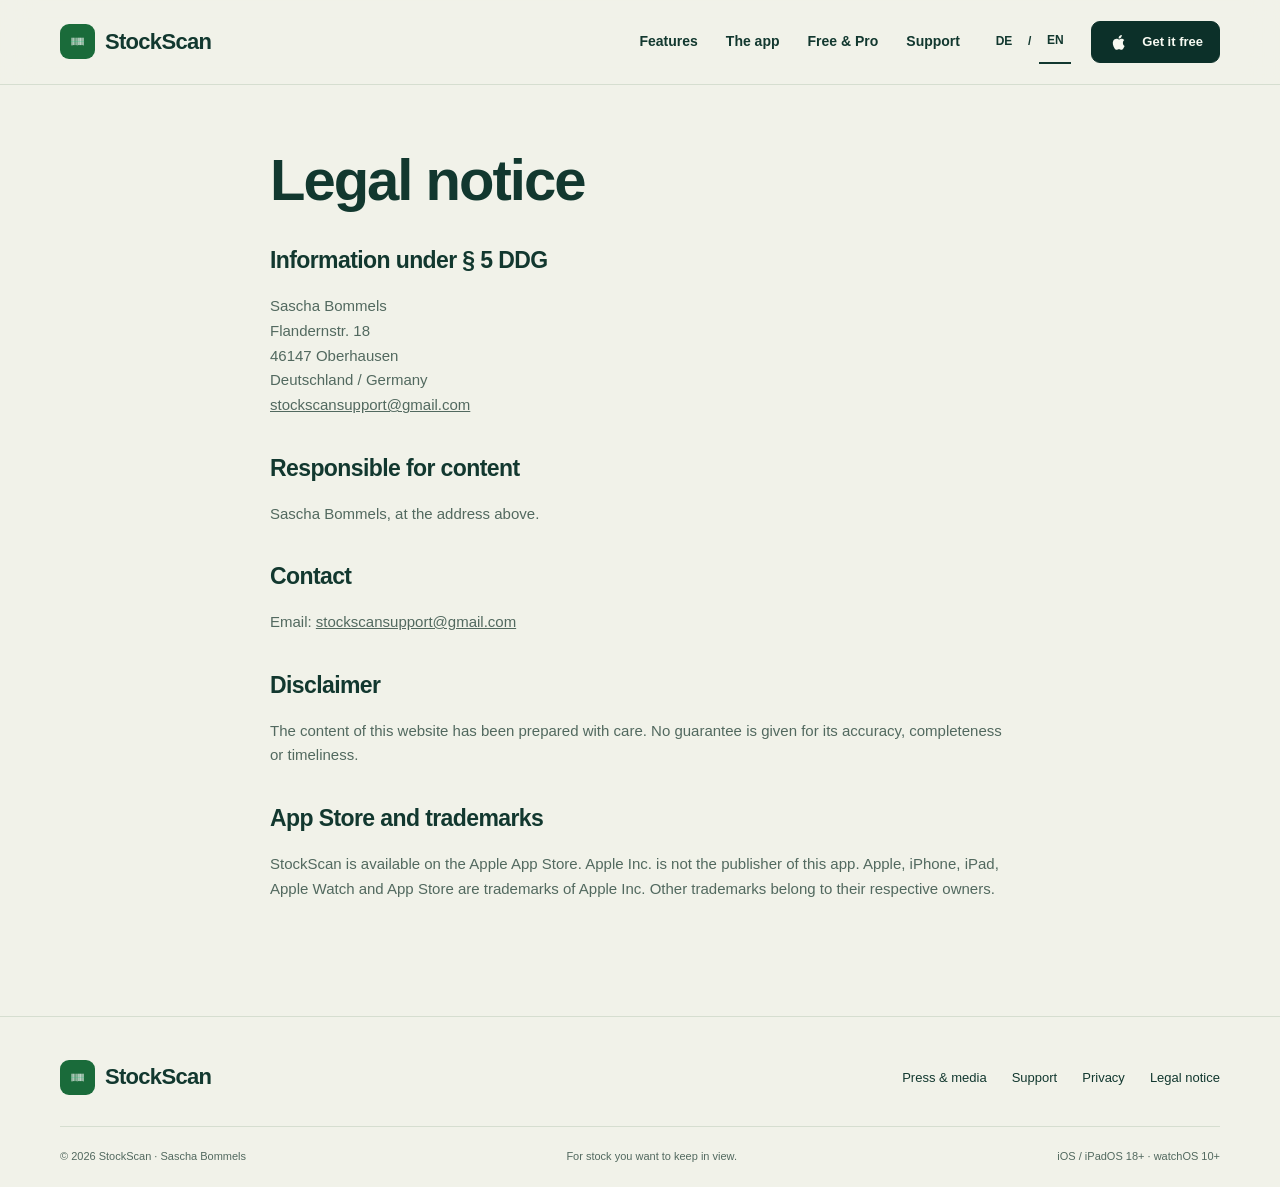
<file: en/impressum.html>
<!doctype html>
<html lang="en" class="no-js"><head>
<meta charset="utf-8"><meta name="viewport" content="width=device-width, initial-scale=1">
<title>Legal notice – StockScan</title><meta name="description" content="Count stock, review uncounted items and share your results. Inventory for iPhone, iPad and Apple Watch. Free CSV exports, Excel reports with Pro.">
<meta name="theme-color" content="#0c3029"><meta name="apple-itunes-app" content="app-id=6760256901">
<link rel="canonical" href="https://nature0ne.github.io/stockscan-website/en/impressum.html"><link rel="alternate" hreflang="de" href="https://nature0ne.github.io/stockscan-website/impressum.html"><link rel="alternate" hreflang="en" href="https://nature0ne.github.io/stockscan-website/en/impressum.html"><link rel="alternate" hreflang="x-default" href="https://nature0ne.github.io/stockscan-website/impressum.html">
<meta property="og:type" content="website"><meta property="og:site_name" content="StockScan"><meta property="og:title" content="Legal notice – StockScan"><meta property="og:description" content="Count stock, review uncounted items and share your results. Inventory for iPhone, iPad and Apple Watch. Free CSV exports, Excel reports with Pro."><meta property="og:url" content="https://nature0ne.github.io/stockscan-website/en/impressum.html"><meta property="og:locale" content="en_US"><meta property="og:image" content="https://nature0ne.github.io/stockscan-website/assets/marketing/social-en.jpg"><meta property="og:image:width" content="1200"><meta property="og:image:height" content="630"><meta property="og:image:alt" content="StockScan – Count stock. Export CSV &amp; Excel."><meta name="twitter:card" content="summary_large_image">
<link rel="icon" type="image/png" href="../img/icon.png"><link rel="apple-touch-icon" href="../img/icon.png"><link rel="stylesheet" href="../assets/site.css"><script defer src="../assets/site.js"></script>
<script type="application/ld+json">{"@context": "https://schema.org", "@type": "WebPage", "name": "Legal notice – StockScan", "url": "https://nature0ne.github.io/stockscan-website/en/impressum.html", "inLanguage": "en"}</script>
</head><body><a href="#main" class="skip">Skip to content</a>
<header class="site-header"><nav class="nav wrap" aria-label="Main navigation"><a class="brand" href="index.html"><img src="../img/icon.png" alt="" width="35" height="35">StockScan</a><div class="nav-links"><a href="index.html#features">Features</a><a href="index.html#screenshots">The app</a><a href="index.html#pro">Free & Pro</a><a href="support.html">Support</a></div><div class="nav-actions"><div class="languages" aria-label="Language"><a href="../impressum.html" lang="de" hreflang="de"  aria-label="Deutsch">DE</a><span aria-hidden="true">/</span><a href="impressum.html" lang="en" hreflang="en" aria-current="page" aria-label="English">EN</a></div><a class="button small" href="https://apps.apple.com/app/id6760256901"><svg viewBox="0 0 24 24" fill="currentColor" aria-hidden="true"><path d="M17.9 12.8c0-2 1.6-3 1.7-3.1-1-1.5-2.6-1.7-3.2-1.7-1.4-.1-2.7.9-3.4.9-.7 0-1.7-.9-2.8-.8-1.5 0-2.9.9-3.7 2.2-1.6 2.7-.4 6.7 1.1 8.9.7 1.1 1.6 2.3 2.7 2.2 1.1 0 1.5-.7 2.9-.7 1.3 0 1.7.7 2.9.7 1.2 0 1.9-1.1 2.6-2.2.8-1.2 1.1-2.4 1.2-2.5-.1 0-2.1-.8-2.1-3.9zM15.6 6.5c.6-.8 1.1-1.9 1-3-.9.1-2.1.6-2.8 1.4-.6.7-1.2 1.8-1 2.9 1 .1 2.1-.5 2.8-1.3z"/></svg><span>Get it free</span></a></div><div class="mobile-nav"><a href="index.html#features">Features</a><a href="index.html#screenshots">The app</a><a href="index.html#pro">Free & Pro</a><a href="support.html">Support</a></div></nav></header>
<main id="main"><article class="document"><h1>Legal notice</h1><h2>Information under § 5 DDG</h2><p>Sascha Bommels<br>Flandernstr. 18<br>46147 Oberhausen<br>Deutschland / Germany<br><a href="mailto:stockscansupport@gmail.com">stockscansupport@gmail.com</a></p><h2>Responsible for content</h2><p>Sascha Bommels, at the address above.</p><h2>Contact</h2><p>Email: <a href="mailto:stockscansupport@gmail.com">stockscansupport@gmail.com</a></p><h2>Disclaimer</h2><p>The content of this website has been prepared with care. No guarantee is given for its accuracy, completeness or timeliness.</p><h2>App Store and trademarks</h2><p>StockScan is available on the Apple App Store. Apple Inc. is not the publisher of this app. Apple, iPhone, iPad, Apple Watch and App Store are trademarks of Apple Inc. Other trademarks belong to their respective owners.</p></article></main>
<footer class="site-footer"><div class="wrap"><div class="footer-top"><a class="brand" href="index.html"><img src="../img/icon.png" alt="" width="35" height="35">StockScan</a><div class="footer-links"><a href="media.html">Press & media</a><a href="support.html">Support</a><a href="privacy.html">Privacy</a><a href="impressum.html">Legal notice</a></div></div><div class="footer-bottom"><p>© 2026 StockScan · Sascha Bommels</p><p>For stock you want to keep in view.</p><p>iOS / iPadOS 18+ · watchOS 10+</p></div></div></footer>
</body></html>
</file>
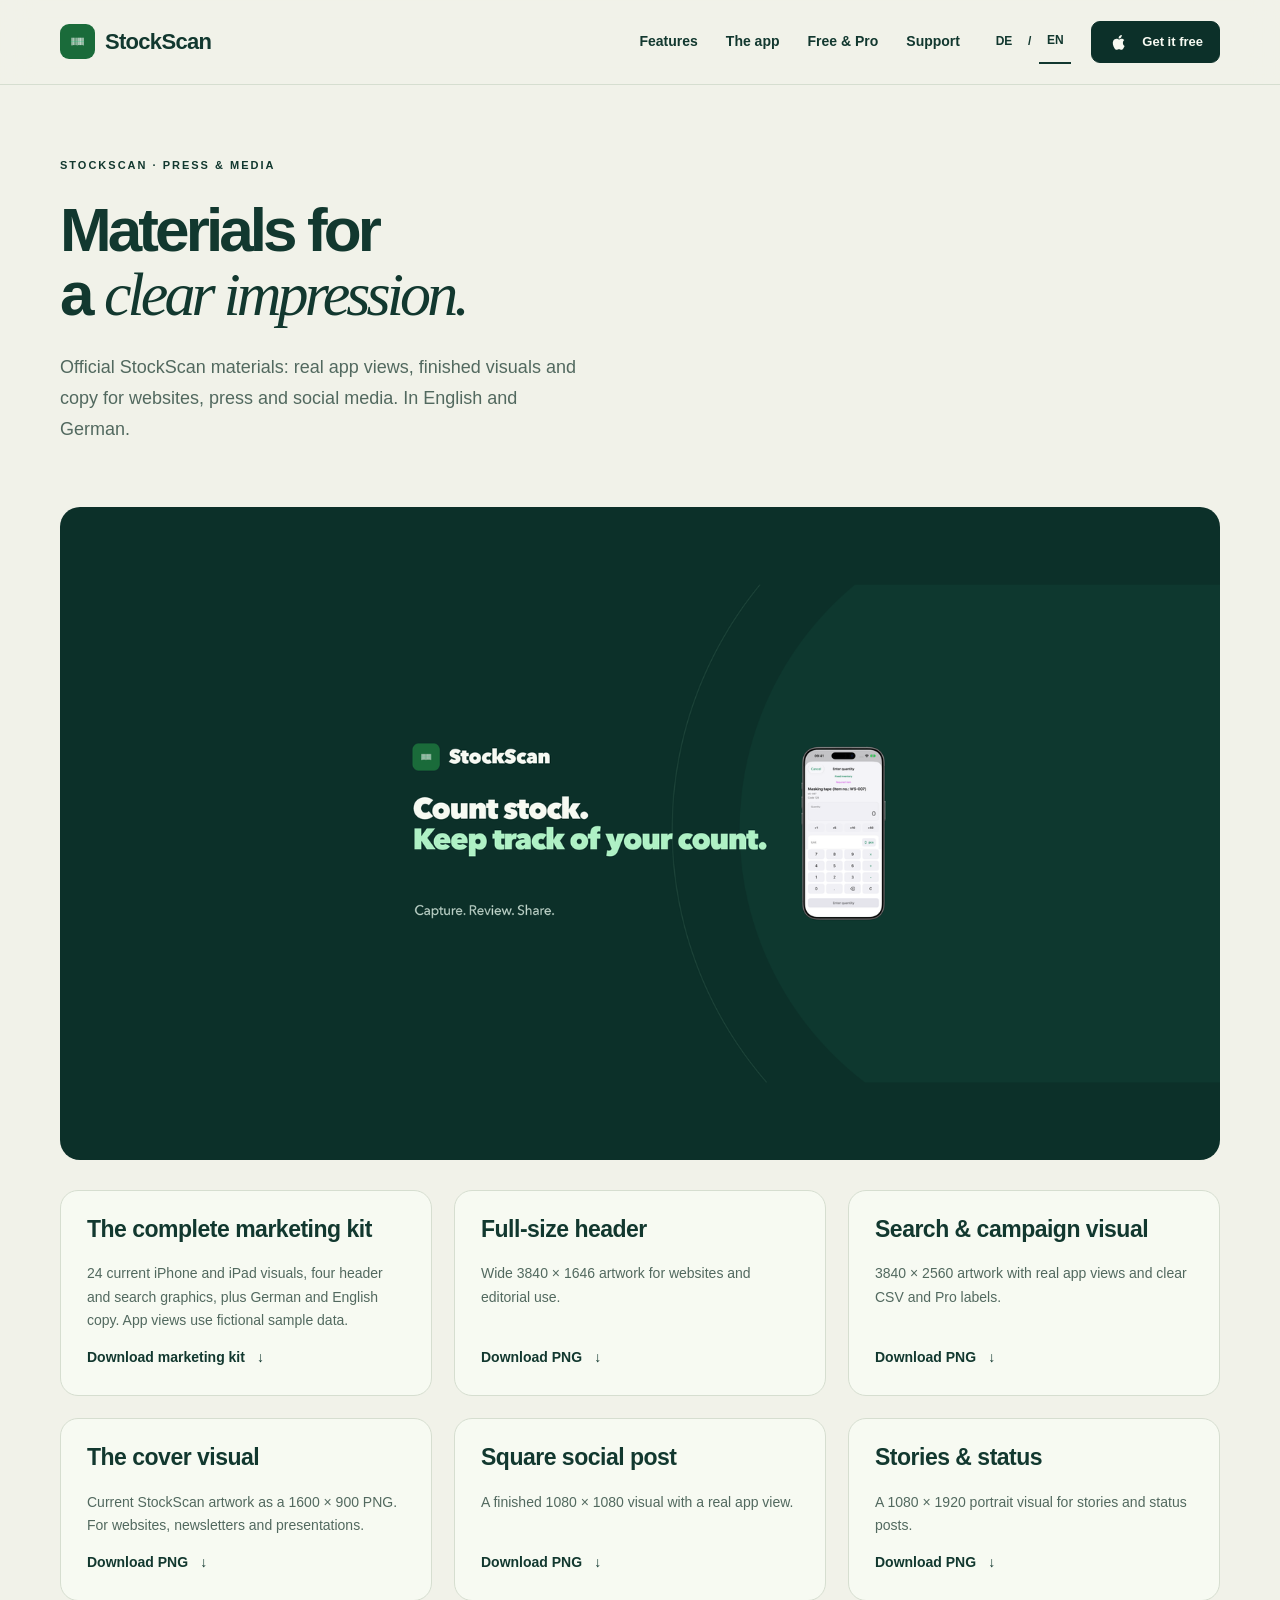
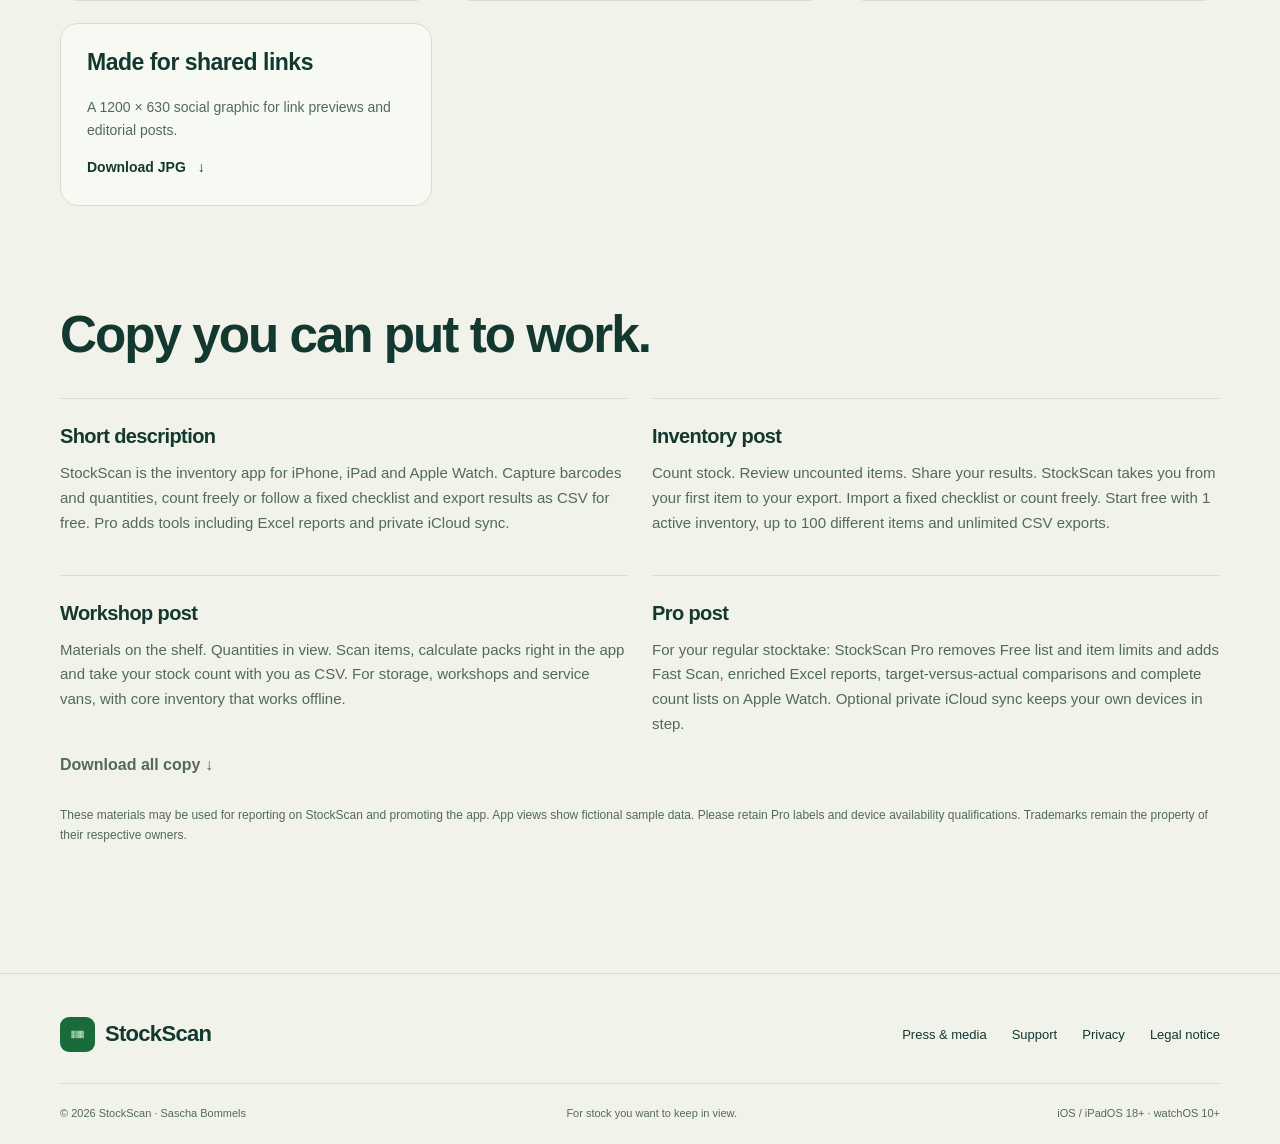
<file: en/media.html>
<!doctype html>
<html lang="en" class="no-js"><head>
<meta charset="utf-8"><meta name="viewport" content="width=device-width, initial-scale=1">
<title>Press &amp; media – StockScan</title><meta name="description" content="Official StockScan materials: real app views, finished visuals and copy for websites, press and social media. In English and German.">
<meta name="theme-color" content="#0c3029"><meta name="apple-itunes-app" content="app-id=6760256901">
<link rel="canonical" href="https://nature0ne.github.io/stockscan-website/en/media.html"><link rel="alternate" hreflang="de" href="https://nature0ne.github.io/stockscan-website/media.html"><link rel="alternate" hreflang="en" href="https://nature0ne.github.io/stockscan-website/en/media.html"><link rel="alternate" hreflang="x-default" href="https://nature0ne.github.io/stockscan-website/media.html">
<meta property="og:type" content="website"><meta property="og:site_name" content="StockScan"><meta property="og:title" content="Press &amp; media – StockScan"><meta property="og:description" content="Official StockScan materials: real app views, finished visuals and copy for websites, press and social media. In English and German."><meta property="og:url" content="https://nature0ne.github.io/stockscan-website/en/media.html"><meta property="og:locale" content="en_US"><meta property="og:image" content="https://nature0ne.github.io/stockscan-website/assets/marketing/social-en.jpg"><meta property="og:image:width" content="1200"><meta property="og:image:height" content="630"><meta property="og:image:alt" content="StockScan – Count stock. Export CSV &amp; Excel."><meta name="twitter:card" content="summary_large_image">
<link rel="icon" type="image/png" href="../img/icon.png"><link rel="apple-touch-icon" href="../img/icon.png"><link rel="stylesheet" href="../assets/site.css"><script defer src="../assets/site.js"></script>
<script type="application/ld+json">{"@context": "https://schema.org", "@type": "WebPage", "name": "Press & media – StockScan", "url": "https://nature0ne.github.io/stockscan-website/en/media.html", "inLanguage": "en"}</script>
</head><body><a href="#main" class="skip">Skip to content</a>
<header class="site-header"><nav class="nav wrap" aria-label="Main navigation"><a class="brand" href="index.html"><img src="../img/icon.png" alt="" width="35" height="35">StockScan</a><div class="nav-links"><a href="index.html#features">Features</a><a href="index.html#screenshots">The app</a><a href="index.html#pro">Free & Pro</a><a href="support.html">Support</a></div><div class="nav-actions"><div class="languages" aria-label="Language"><a href="../media.html" lang="de" hreflang="de"  aria-label="Deutsch">DE</a><span aria-hidden="true">/</span><a href="media.html" lang="en" hreflang="en" aria-current="page" aria-label="English">EN</a></div><a class="button small" href="https://apps.apple.com/app/id6760256901"><svg viewBox="0 0 24 24" fill="currentColor" aria-hidden="true"><path d="M17.9 12.8c0-2 1.6-3 1.7-3.1-1-1.5-2.6-1.7-3.2-1.7-1.4-.1-2.7.9-3.4.9-.7 0-1.7-.9-2.8-.8-1.5 0-2.9.9-3.7 2.2-1.6 2.7-.4 6.7 1.1 8.9.7 1.1 1.6 2.3 2.7 2.2 1.1 0 1.5-.7 2.9-.7 1.3 0 1.7.7 2.9.7 1.2 0 1.9-1.1 2.6-2.2.8-1.2 1.1-2.4 1.2-2.5-.1 0-2.1-.8-2.1-3.9zM15.6 6.5c.6-.8 1.1-1.9 1-3-.9.1-2.1.6-2.8 1.4-.6.7-1.2 1.8-1 2.9 1 .1 2.1-.5 2.8-1.3z"/></svg><span>Get it free</span></a></div><div class="mobile-nav"><a href="index.html#features">Features</a><a href="index.html#screenshots">The app</a><a href="index.html#pro">Free & Pro</a><a href="support.html">Support</a></div></nav></header>
<main id="main"><div class="wrap"><div class="media-hero"><span class="eyebrow">StockScan · Press & media</span><h1>Materials for<br>a <em>clear impression.</em></h1><p class="lead">Official StockScan materials: real app views, finished visuals and copy for websites, press and social media. In English and German.</p></div><div class="media-key"><img src="../assets/marketing/release-banner-en.png" width="1600" height="900" alt="StockScan – Count stock. Export CSV &amp; Excel."></div><div class="download-grid"><article class="download-card"><h2>The complete marketing kit</h2><p>24 current iPhone and iPad visuals, four header and search graphics, plus German and English copy. App views use fictional sample data.</p><a class="text-link" download href="../assets/marketing/StockScan-Media-DE-EN-2026-10-17.zip">Download marketing kit <span aria-hidden="true">↓</span></a></article><article class="download-card"><h2>Full-size header</h2><p>Wide 3840 × 1646 artwork for websites and editorial use.</p><a class="text-link" download href="../assets/marketing/header-en.png">Download PNG <span aria-hidden="true">↓</span></a></article><article class="download-card"><h2>Search & campaign visual</h2><p>3840 × 2560 artwork with real app views and clear CSV and Pro labels.</p><a class="text-link" download href="../assets/marketing/search-en.png">Download PNG <span aria-hidden="true">↓</span></a></article><article class="download-card"><h2>The cover visual</h2><p>Current StockScan artwork as a 1600 × 900 PNG. For websites, newsletters and presentations.</p><a class="text-link" download href="../assets/marketing/release-banner-en.png">Download PNG <span aria-hidden="true">↓</span></a></article><article class="download-card"><h2>Square social post</h2><p>A finished 1080 × 1080 visual with a real app view.</p><a class="text-link" download href="../assets/marketing/square-en-1080x1080.png">Download PNG <span aria-hidden="true">↓</span></a></article><article class="download-card"><h2>Stories & status</h2><p>A 1080 × 1920 portrait visual for stories and status posts.</p><a class="text-link" download href="../assets/marketing/story-en-1080x1920.png">Download PNG <span aria-hidden="true">↓</span></a></article><article class="download-card"><h2>Made for shared links</h2><p>A 1200 × 630 social graphic for link previews and editorial posts.</p><a class="text-link" download href="../assets/marketing/social-en.jpg">Download JPG <span aria-hidden="true">↓</span></a></article></div><section class="section"><h2>Copy you can put to work.</h2><div class="copy-grid"><article class="copy-card"><h3>Short description</h3><p>StockScan is the inventory app for iPhone, iPad and Apple Watch. Capture barcodes and quantities, count freely or follow a fixed checklist and export results as CSV for free. Pro adds tools including Excel reports and private iCloud sync.</p></article><article class="copy-card"><h3>Inventory post</h3><p>Count stock. Review uncounted items. Share your results. StockScan takes you from your first item to your export. Import a fixed checklist or count freely. Start free with 1 active inventory, up to 100 different items and unlimited CSV exports.</p></article><article class="copy-card"><h3>Workshop post</h3><p>Materials on the shelf. Quantities in view. Scan items, calculate packs right in the app and take your stock count with you as CSV. For storage, workshops and service vans, with core inventory that works offline.</p></article><article class="copy-card"><h3>Pro post</h3><p>For your regular stocktake: StockScan Pro removes Free list and item limits and adds Fast Scan, enriched Excel reports, target-versus-actual comparisons and complete count lists on Apple Watch. Optional private iCloud sync keeps your own devices in step.</p></article></div><p><a class="text-link" download href="../assets/marketing/copy-en.txt">Download all copy ↓</a></p><p class="media-legal">These materials may be used for reporting on StockScan and promoting the app. App views show fictional sample data. Please retain Pro labels and device availability qualifications. Trademarks remain the property of their respective owners.</p></section></div></main>
<footer class="site-footer"><div class="wrap"><div class="footer-top"><a class="brand" href="index.html"><img src="../img/icon.png" alt="" width="35" height="35">StockScan</a><div class="footer-links"><a href="media.html">Press & media</a><a href="support.html">Support</a><a href="privacy.html">Privacy</a><a href="impressum.html">Legal notice</a></div></div><div class="footer-bottom"><p>© 2026 StockScan · Sascha Bommels</p><p>For stock you want to keep in view.</p><p>iOS / iPadOS 18+ · watchOS 10+</p></div></div></footer>
</body></html>
</file>
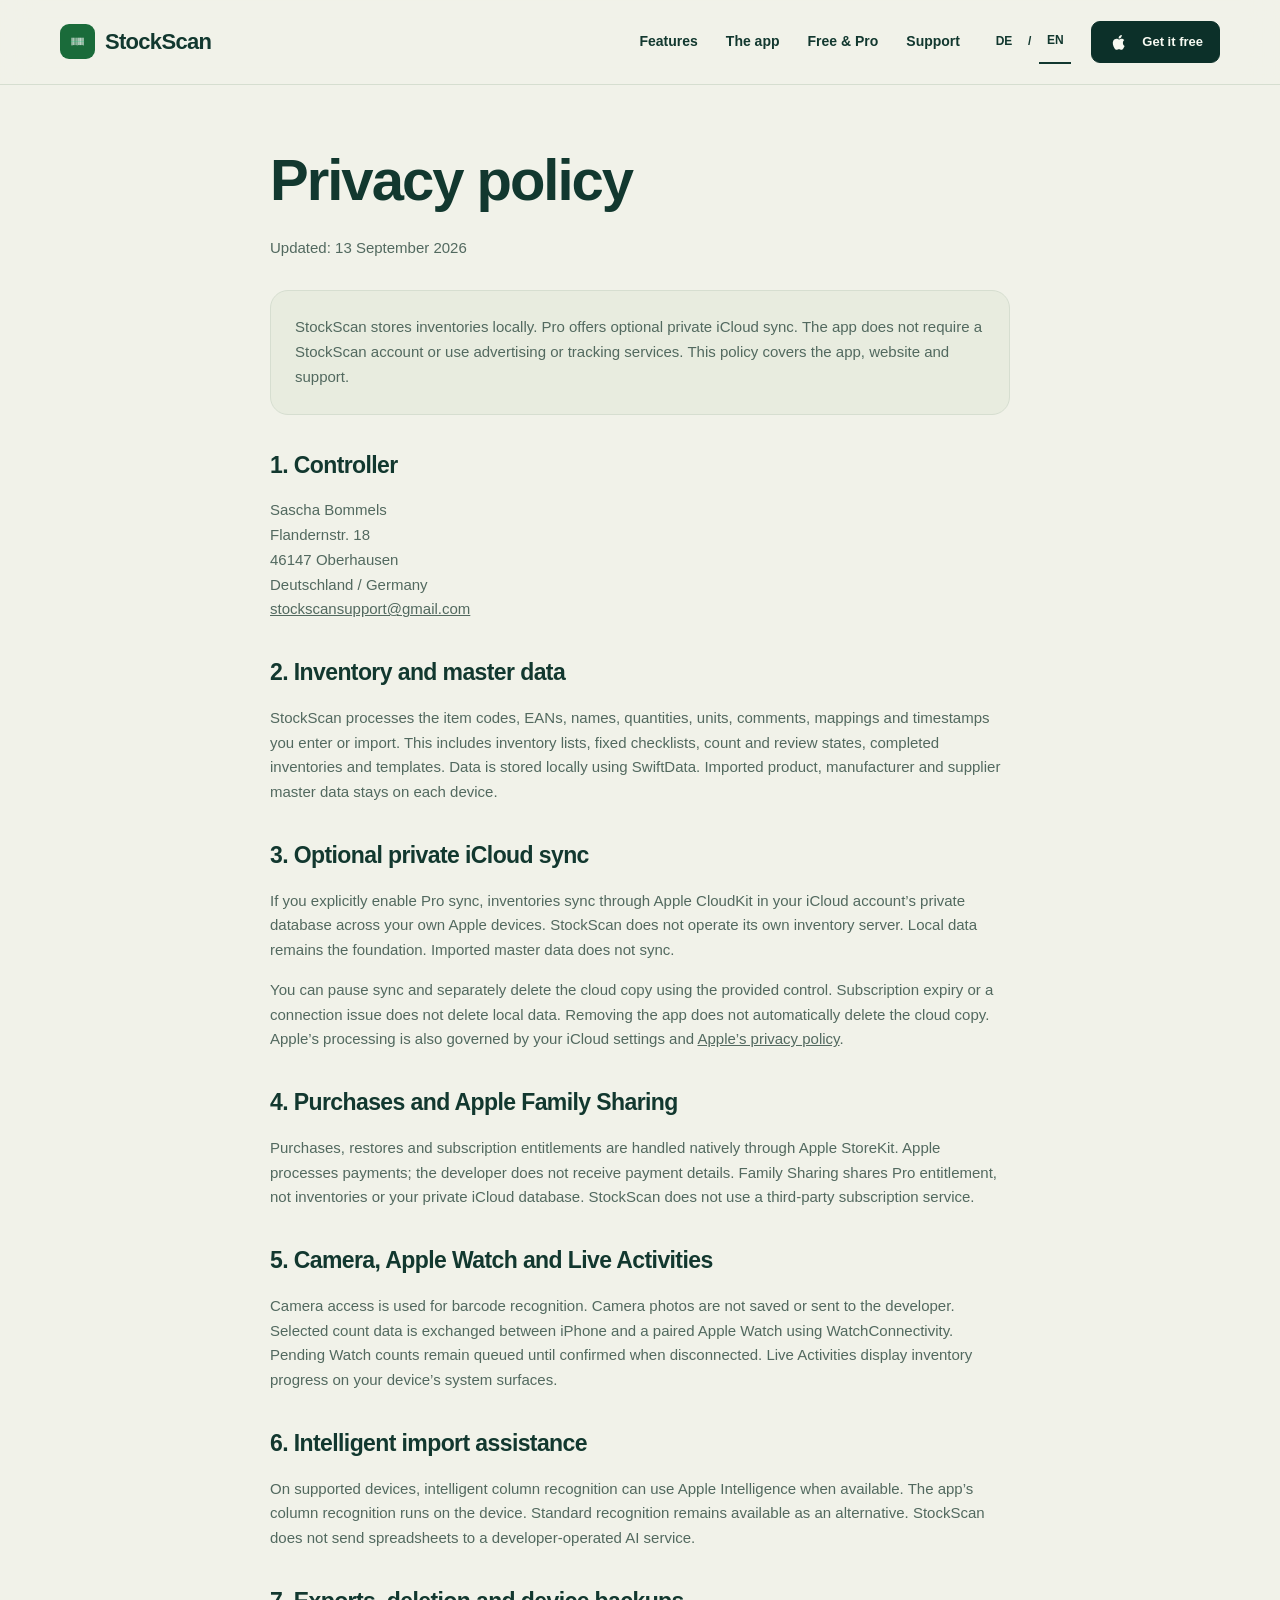
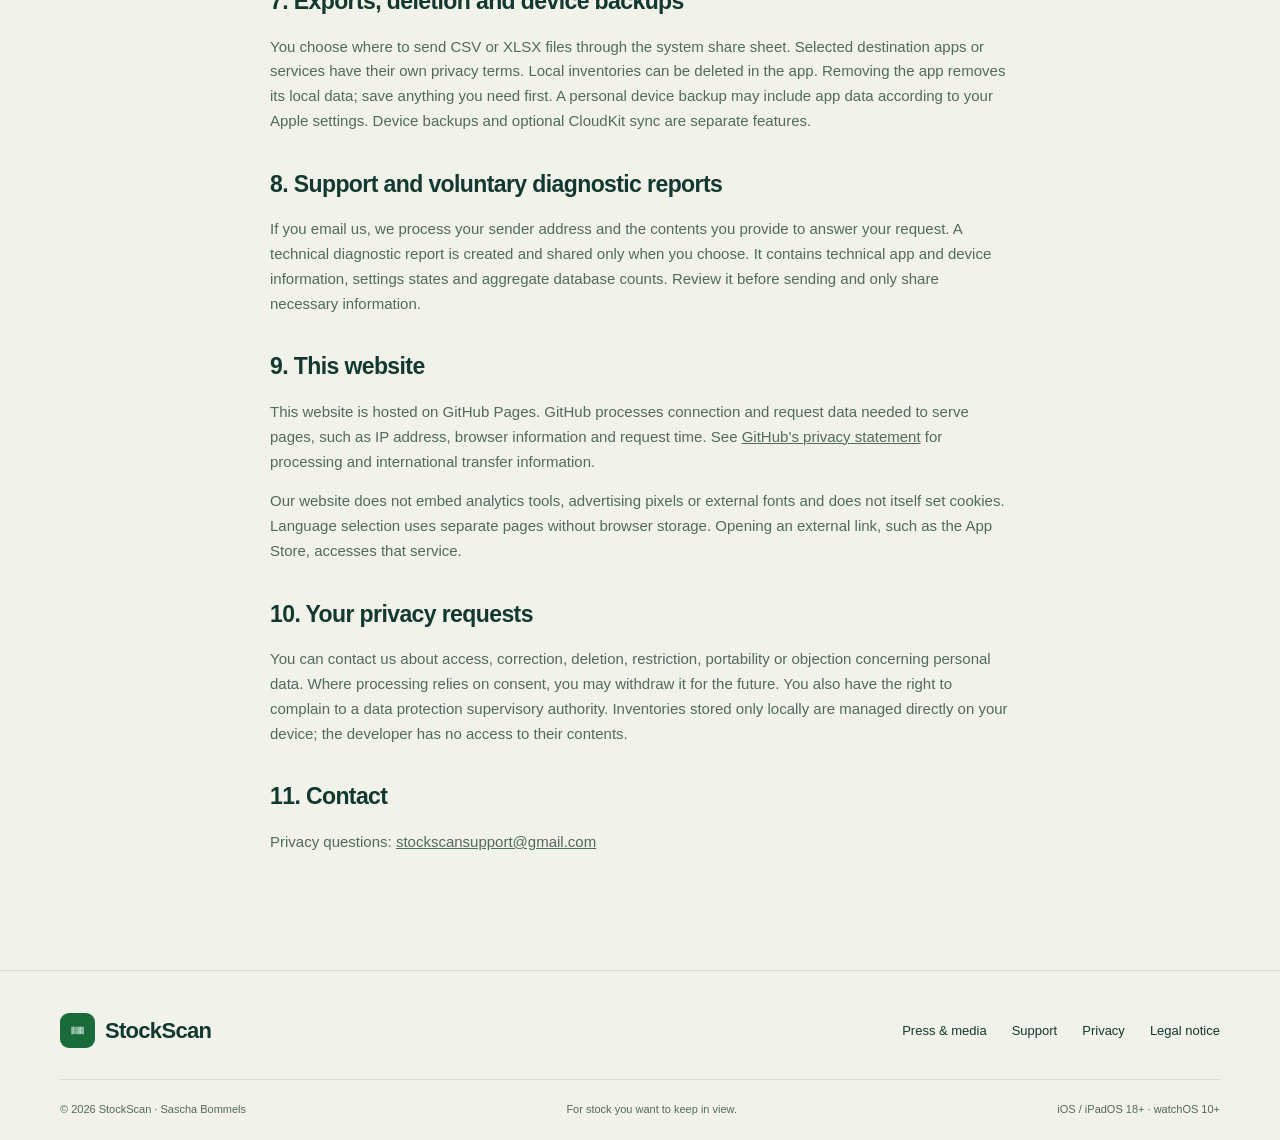
<file: en/privacy.html>
<!doctype html>
<html lang="en" class="no-js"><head>
<meta charset="utf-8"><meta name="viewport" content="width=device-width, initial-scale=1">
<title>Privacy policy – StockScan</title><meta name="description" content="StockScan stores inventories locally. Pro offers optional private iCloud sync. The app does not require a StockScan account or use advertising or tracking services. This policy covers the app, website and support.">
<meta name="theme-color" content="#0c3029"><meta name="apple-itunes-app" content="app-id=6760256901">
<link rel="canonical" href="https://nature0ne.github.io/stockscan-website/en/privacy.html"><link rel="alternate" hreflang="de" href="https://nature0ne.github.io/stockscan-website/privacy.html"><link rel="alternate" hreflang="en" href="https://nature0ne.github.io/stockscan-website/en/privacy.html"><link rel="alternate" hreflang="x-default" href="https://nature0ne.github.io/stockscan-website/privacy.html">
<meta property="og:type" content="website"><meta property="og:site_name" content="StockScan"><meta property="og:title" content="Privacy policy – StockScan"><meta property="og:description" content="StockScan stores inventories locally. Pro offers optional private iCloud sync. The app does not require a StockScan account or use advertising or tracking services. This policy covers the app, website and support."><meta property="og:url" content="https://nature0ne.github.io/stockscan-website/en/privacy.html"><meta property="og:locale" content="en_US"><meta property="og:image" content="https://nature0ne.github.io/stockscan-website/assets/marketing/social-en.jpg"><meta property="og:image:width" content="1200"><meta property="og:image:height" content="630"><meta property="og:image:alt" content="StockScan – Count stock. Export CSV &amp; Excel."><meta name="twitter:card" content="summary_large_image">
<link rel="icon" type="image/png" href="../img/icon.png"><link rel="apple-touch-icon" href="../img/icon.png"><link rel="stylesheet" href="../assets/site.css"><script defer src="../assets/site.js"></script>
<script type="application/ld+json">{"@context": "https://schema.org", "@type": "WebPage", "name": "Privacy policy – StockScan", "url": "https://nature0ne.github.io/stockscan-website/en/privacy.html", "inLanguage": "en"}</script>
</head><body><a href="#main" class="skip">Skip to content</a>
<header class="site-header"><nav class="nav wrap" aria-label="Main navigation"><a class="brand" href="index.html"><img src="../img/icon.png" alt="" width="35" height="35">StockScan</a><div class="nav-links"><a href="index.html#features">Features</a><a href="index.html#screenshots">The app</a><a href="index.html#pro">Free & Pro</a><a href="support.html">Support</a></div><div class="nav-actions"><div class="languages" aria-label="Language"><a href="../privacy.html" lang="de" hreflang="de"  aria-label="Deutsch">DE</a><span aria-hidden="true">/</span><a href="privacy.html" lang="en" hreflang="en" aria-current="page" aria-label="English">EN</a></div><a class="button small" href="https://apps.apple.com/app/id6760256901"><svg viewBox="0 0 24 24" fill="currentColor" aria-hidden="true"><path d="M17.9 12.8c0-2 1.6-3 1.7-3.1-1-1.5-2.6-1.7-3.2-1.7-1.4-.1-2.7.9-3.4.9-.7 0-1.7-.9-2.8-.8-1.5 0-2.9.9-3.7 2.2-1.6 2.7-.4 6.7 1.1 8.9.7 1.1 1.6 2.3 2.7 2.2 1.1 0 1.5-.7 2.9-.7 1.3 0 1.7.7 2.9.7 1.2 0 1.9-1.1 2.6-2.2.8-1.2 1.1-2.4 1.2-2.5-.1 0-2.1-.8-2.1-3.9zM15.6 6.5c.6-.8 1.1-1.9 1-3-.9.1-2.1.6-2.8 1.4-.6.7-1.2 1.8-1 2.9 1 .1 2.1-.5 2.8-1.3z"/></svg><span>Get it free</span></a></div><div class="mobile-nav"><a href="index.html#features">Features</a><a href="index.html#screenshots">The app</a><a href="index.html#pro">Free & Pro</a><a href="support.html">Support</a></div></nav></header>
<main id="main"><article class="document"><h1>Privacy policy</h1><p class="micro">Updated: 13 September 2026</p><div class="callout"><p>StockScan stores inventories locally. Pro offers optional private iCloud sync. The app does not require a StockScan account or use advertising or tracking services. This policy covers the app, website and support.</p></div><section><h2>1. Controller</h2><p>Sascha Bommels<br>Flandernstr. 18<br>46147 Oberhausen<br>Deutschland / Germany<br><a href="mailto:stockscansupport@gmail.com">stockscansupport@gmail.com</a></p></section><section><h2>2. Inventory and master data</h2><p>StockScan processes the item codes, EANs, names, quantities, units, comments, mappings and timestamps you enter or import. This includes inventory lists, fixed checklists, count and review states, completed inventories and templates. Data is stored locally using SwiftData. Imported product, manufacturer and supplier master data stays on each device.</p></section><section><h2>3. Optional private iCloud sync</h2><p>If you explicitly enable Pro sync, inventories sync through Apple CloudKit in your iCloud account’s private database across your own Apple devices. StockScan does not operate its own inventory server. Local data remains the foundation. Imported master data does not sync.</p><p>You can pause sync and separately delete the cloud copy using the provided control. Subscription expiry or a connection issue does not delete local data. Removing the app does not automatically delete the cloud copy. Apple’s processing is also governed by your iCloud settings and <a href="https://www.apple.com/legal/privacy/">Apple’s privacy policy</a>.</p></section><section><h2>4. Purchases and Apple Family Sharing</h2><p>Purchases, restores and subscription entitlements are handled natively through Apple StoreKit. Apple processes payments; the developer does not receive payment details. Family Sharing shares Pro entitlement, not inventories or your private iCloud database. StockScan does not use a third-party subscription service.</p></section><section><h2>5. Camera, Apple Watch and Live Activities</h2><p>Camera access is used for barcode recognition. Camera photos are not saved or sent to the developer. Selected count data is exchanged between iPhone and a paired Apple Watch using WatchConnectivity. Pending Watch counts remain queued until confirmed when disconnected. Live Activities display inventory progress on your device’s system surfaces.</p></section><section><h2>6. Intelligent import assistance</h2><p>On supported devices, intelligent column recognition can use Apple Intelligence when available. The app’s column recognition runs on the device. Standard recognition remains available as an alternative. StockScan does not send spreadsheets to a developer-operated AI service.</p></section><section><h2>7. Exports, deletion and device backups</h2><p>You choose where to send CSV or XLSX files through the system share sheet. Selected destination apps or services have their own privacy terms. Local inventories can be deleted in the app. Removing the app removes its local data; save anything you need first. A personal device backup may include app data according to your Apple settings. Device backups and optional CloudKit sync are separate features.</p></section><section><h2>8. Support and voluntary diagnostic reports</h2><p>If you email us, we process your sender address and the contents you provide to answer your request. A technical diagnostic report is created and shared only when you choose. It contains technical app and device information, settings states and aggregate database counts. Review it before sending and only share necessary information.</p></section><section><h2>9. This website</h2><p>This website is hosted on GitHub Pages. GitHub processes connection and request data needed to serve pages, such as IP address, browser information and request time. See <a href="https://docs.github.com/en/site-policy/privacy-policies/github-general-privacy-statement">GitHub’s privacy statement</a> for processing and international transfer information.</p><p>Our website does not embed analytics tools, advertising pixels or external fonts and does not itself set cookies. Language selection uses separate pages without browser storage. Opening an external link, such as the App Store, accesses that service.</p></section><section><h2>10. Your privacy requests</h2><p>You can contact us about access, correction, deletion, restriction, portability or objection concerning personal data. Where processing relies on consent, you may withdraw it for the future. You also have the right to complain to a data protection supervisory authority. Inventories stored only locally are managed directly on your device; the developer has no access to their contents.</p></section><section><h2>11. Contact</h2><p>Privacy questions: <a href="mailto:stockscansupport@gmail.com">stockscansupport@gmail.com</a></p></section></article></main>
<footer class="site-footer"><div class="wrap"><div class="footer-top"><a class="brand" href="index.html"><img src="../img/icon.png" alt="" width="35" height="35">StockScan</a><div class="footer-links"><a href="media.html">Press & media</a><a href="support.html">Support</a><a href="privacy.html">Privacy</a><a href="impressum.html">Legal notice</a></div></div><div class="footer-bottom"><p>© 2026 StockScan · Sascha Bommels</p><p>For stock you want to keep in view.</p><p>iOS / iPadOS 18+ · watchOS 10+</p></div></div></footer>
</body></html>
</file>
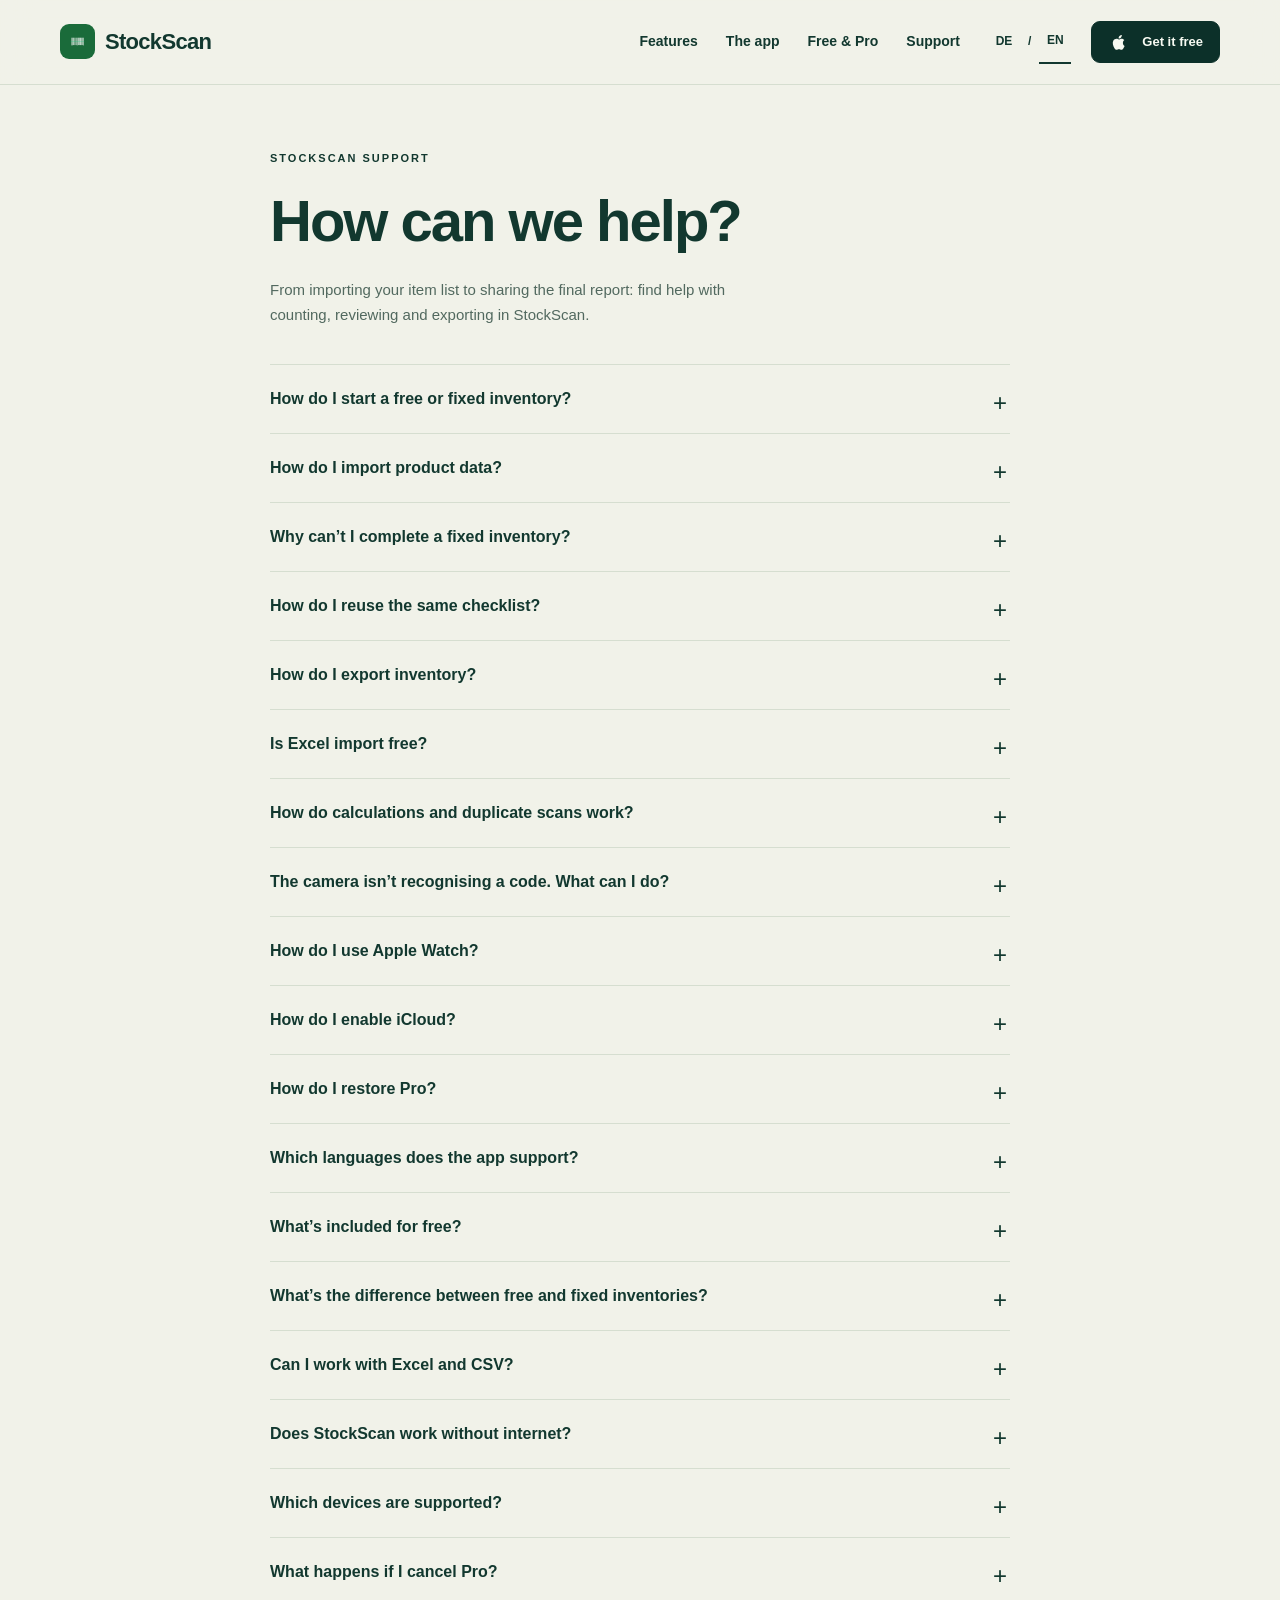
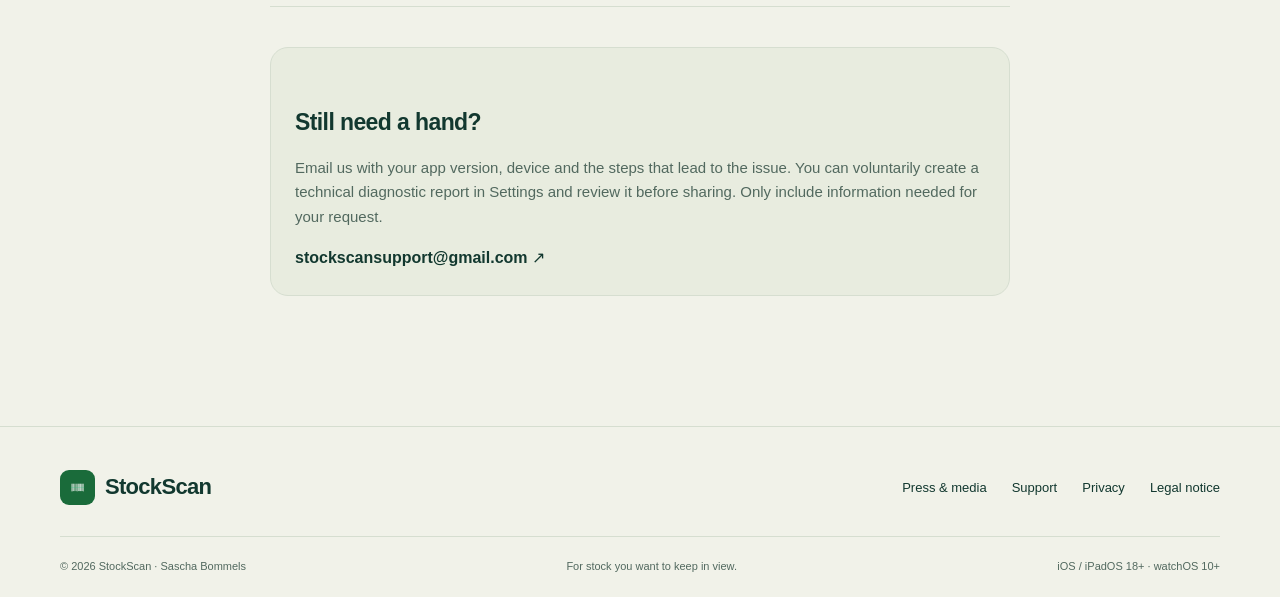
<file: en/support.html>
<!doctype html>
<html lang="en" class="no-js"><head>
<meta charset="utf-8"><meta name="viewport" content="width=device-width, initial-scale=1">
<title>Support – StockScan</title><meta name="description" content="From importing your item list to sharing the final report: find help with counting, reviewing and exporting in StockScan.">
<meta name="theme-color" content="#0c3029"><meta name="apple-itunes-app" content="app-id=6760256901">
<link rel="canonical" href="https://nature0ne.github.io/stockscan-website/en/support.html"><link rel="alternate" hreflang="de" href="https://nature0ne.github.io/stockscan-website/support.html"><link rel="alternate" hreflang="en" href="https://nature0ne.github.io/stockscan-website/en/support.html"><link rel="alternate" hreflang="x-default" href="https://nature0ne.github.io/stockscan-website/support.html">
<meta property="og:type" content="website"><meta property="og:site_name" content="StockScan"><meta property="og:title" content="Support – StockScan"><meta property="og:description" content="From importing your item list to sharing the final report: find help with counting, reviewing and exporting in StockScan."><meta property="og:url" content="https://nature0ne.github.io/stockscan-website/en/support.html"><meta property="og:locale" content="en_US"><meta property="og:image" content="https://nature0ne.github.io/stockscan-website/assets/marketing/social-en.jpg"><meta property="og:image:width" content="1200"><meta property="og:image:height" content="630"><meta property="og:image:alt" content="StockScan – Count stock. Export CSV &amp; Excel."><meta name="twitter:card" content="summary_large_image">
<link rel="icon" type="image/png" href="../img/icon.png"><link rel="apple-touch-icon" href="../img/icon.png"><link rel="stylesheet" href="../assets/site.css"><script defer src="../assets/site.js"></script>
<script type="application/ld+json">{"@context": "https://schema.org", "@type": "WebPage", "name": "Support – StockScan", "url": "https://nature0ne.github.io/stockscan-website/en/support.html", "inLanguage": "en"}</script>
</head><body><a href="#main" class="skip">Skip to content</a>
<header class="site-header"><nav class="nav wrap" aria-label="Main navigation"><a class="brand" href="index.html"><img src="../img/icon.png" alt="" width="35" height="35">StockScan</a><div class="nav-links"><a href="index.html#features">Features</a><a href="index.html#screenshots">The app</a><a href="index.html#pro">Free & Pro</a><a href="support.html">Support</a></div><div class="nav-actions"><div class="languages" aria-label="Language"><a href="../support.html" lang="de" hreflang="de"  aria-label="Deutsch">DE</a><span aria-hidden="true">/</span><a href="support.html" lang="en" hreflang="en" aria-current="page" aria-label="English">EN</a></div><a class="button small" href="https://apps.apple.com/app/id6760256901"><svg viewBox="0 0 24 24" fill="currentColor" aria-hidden="true"><path d="M17.9 12.8c0-2 1.6-3 1.7-3.1-1-1.5-2.6-1.7-3.2-1.7-1.4-.1-2.7.9-3.4.9-.7 0-1.7-.9-2.8-.8-1.5 0-2.9.9-3.7 2.2-1.6 2.7-.4 6.7 1.1 8.9.7 1.1 1.6 2.3 2.7 2.2 1.1 0 1.5-.7 2.9-.7 1.3 0 1.7.7 2.9.7 1.2 0 1.9-1.1 2.6-2.2.8-1.2 1.1-2.4 1.2-2.5-.1 0-2.1-.8-2.1-3.9zM15.6 6.5c.6-.8 1.1-1.9 1-3-.9.1-2.1.6-2.8 1.4-.6.7-1.2 1.8-1 2.9 1 .1 2.1-.5 2.8-1.3z"/></svg><span>Get it free</span></a></div><div class="mobile-nav"><a href="index.html#features">Features</a><a href="index.html#screenshots">The app</a><a href="index.html#pro">Free & Pro</a><a href="support.html">Support</a></div></nav></header>
<main id="main"><div class="document"><span class="eyebrow">StockScan Support</span><h1>How can we help?</h1><p class="lead">From importing your item list to sharing the final report: find help with counting, reviewing and exporting in StockScan.</p><div class="faq-list"><details><summary>How do I start a free or fixed inventory?</summary><p>Open Lists and create a new inventory. For a fixed inventory, select a checklist in XLSX, CSV or TSV format. You can also use Fixed inventory from file in Data. Review the preview, then create your list.</p></details><details><summary>How do I import product data?</summary><p>Open Data → Product master data and choose your XLSX or CSV file. It needs an EAN or item number; names and units can be added. Review the preview before importing. Import manufacturer and supplier mappings separately via Manufacturer mappings.</p></details><details><summary>Why can’t I complete a fixed inventory?</summary><p>Every required item must be counted or explicitly skipped. Open the required-item review, count remaining items or choose to skip them. A counted quantity of zero is different from a skipped item.</p></details><details><summary>How do I reuse the same checklist?</summary><p>Choose Reset counts from the fixed inventory menu and confirm. The checklist stays in place. Counts, comments and skip decisions are cleared; additional items are removed. Export your report beforehand if you need to keep it.</p></details><details><summary>How do I export inventory?</summary><p>Open Data, select the list to export and choose an export format. CSV is free and unlimited. Pro adds enriched Excel (.xlsx) exports. Save or share the file using the system share sheet.</p></details><details><summary>Is Excel import free?</summary><p>Yes. You can import product data and fixed checklists from Excel (.xlsx) files without Pro. CSV export is also free and unlimited. Exporting Excel (.xlsx) reports requires Pro. The free version allows one active inventory with up to 100 distinct items.</p></details><details><summary>How do calculations and duplicate scans work?</summary><p>Enter an expression such as 7 × 8; StockScan calculates 56. When capturing an existing item, you can add to or replace its quantity. Check the selected unit. Pro Fast Scan supports configurable direct count steps.</p></details><details><summary>The camera isn’t recognising a code. What can I do?</summary><p>Check StockScan’s camera permission in iOS Settings. Light the full code evenly and hold the camera steady. You can also enter an item number manually in Capture.</p></details><details><summary>How do I use Apple Watch?</summary><p>Select an item on iPhone to count on your paired Watch. Pro can send an entire inventory using the list action Send count list to Watch. Let the devices sync pending counts before completing the inventory.</p></details><details><summary>How do I enable iCloud?</summary><p>Open Settings and the iCloud sync section. With Pro, you can enable it voluntarily. Use the same iCloud account on your own devices. Inventories remain usable locally; imported product and manufacturer master data does not sync.</p></details><details><summary>How do I restore Pro?</summary><p>Open StockScan Pro in Settings and choose Restore purchases. Use the Apple account that made the original purchase. For Family Sharing, also check Apple’s family settings. Manage your subscription in your Apple account settings.</p></details><details><summary>Which languages does the app support?</summary><p>StockScan is available in English, German, French, Spanish, Italian, Portuguese (Portugal), Dutch and Polish. Choose a language in the app’s Settings or use the system language. This website is available in English and German.</p></details><details><summary>What’s included for free?</summary><p>One active inventory with up to 100 different items, free or fixed counting, quantity calculations, master-data imports, completion, history, unlimited CSV exports and the Apple Watch single-item counter.</p></details><details><summary>What’s the difference between free and fixed inventories?</summary><p>A free inventory captures the items you find. A fixed inventory starts with an imported checklist. Every required item must be counted or explicitly skipped before completion. Additional items are marked separately.</p></details><details><summary>Can I work with Excel and CSV?</summary><p>Yes. XLSX and CSV import is free within the Free limits. Import product and manufacturer data from XLSX or CSV. Fixed checklists also support TSV. CSV exports are free and unlimited; enriched Excel reports require Pro. Export Numbers documents to XLSX or CSV first.</p></details><details><summary>Does StockScan work without internet?</summary><p>Core inventory works offline. Purchases, restores and optional iCloud sync need a connection to Apple services. Watch counts are queued when the connection is interrupted.</p></details><details><summary>Which devices are supported?</summary><p>StockScan runs on iPhone and iPad with iOS or iPadOS 18 and later. The paired Apple Watch companion requires watchOS 10 or later. Live Activities, Dynamic Island and Apple Intelligence also depend on device support and system availability.</p></details><details><summary>What happens if I cancel Pro?</summary><p>Existing inventory data remains readable and exportable as CSV. Free limits apply again to new lists and items. Pro features such as XLSX and iCloud sync require an active entitlement. Eligible previous buyers of the paid app keep permanent Pro access.</p></details></div><section class="callout contact"><h2>Still need a hand?</h2><p>Email us with your app version, device and the steps that lead to the issue. You can voluntarily create a technical diagnostic report in Settings and review it before sharing. Only include information needed for your request.</p><a class="text-link" href="mailto:stockscansupport@gmail.com">stockscansupport@gmail.com ↗</a></section></div></main>
<footer class="site-footer"><div class="wrap"><div class="footer-top"><a class="brand" href="index.html"><img src="../img/icon.png" alt="" width="35" height="35">StockScan</a><div class="footer-links"><a href="media.html">Press & media</a><a href="support.html">Support</a><a href="privacy.html">Privacy</a><a href="impressum.html">Legal notice</a></div></div><div class="footer-bottom"><p>© 2026 StockScan · Sascha Bommels</p><p>For stock you want to keep in view.</p><p>iOS / iPadOS 18+ · watchOS 10+</p></div></div></footer>
</body></html>
</file>
<file: assets/site.css>
:root{
  --paper:#f1f2e9;
  --white:#f7faf2;
  --ink:#12382f;
  --muted:#52695f;
  --forest:#0c3029;
  --mint:#aff1c5;
  --line:#d6ded0;
  --soft:#e8ecdf;
  --radius:24px;
  color-scheme:light;
  font-family:'Avenir Next',Avenir,-apple-system,BlinkMacSystemFont,'Segoe UI',sans-serif;
  color:var(--ink);
  background:var(--paper);
  font-synthesis:none
}
*{
  box-sizing:border-box
}
html{
  scroll-behavior:smooth;
  scroll-padding-top:100px
}
body{
  margin:0;
  font-size:16px;
  line-height:1.65
}
a{
  color:inherit
}
img{
  max-width:100%;
  height:auto;
  display:block
}
button,a,summary{
  -webkit-tap-highlight-color:transparent
}
button{
  font:inherit
}
a:focus-visible,button:focus-visible,summary:focus-visible{
  outline:3px solid #bf631c;
  outline-offset:5px
}
a,button{
  touch-action:manipulation
}
::selection{
  background:var(--mint);
  color:var(--ink)
}
.wrap{
  max-width:1240px;
  margin:auto;
  padding:0 40px
}
.skip{
  position:fixed;
  top:8px;
  left:10px;
  transform:translateY(-160%);
  z-index:100;
  background:var(--forest);
  color:white;
  padding:12px
}
.skip:focus{
  transform:none
}
.site-header{
  position:sticky;
  top:0;
  z-index:20;
  background:rgba(241,242,233,.96);
  border-bottom:1px solid var(--line);
  backdrop-filter:blur(16px)
}
.nav{
  min-height:84px;
  display:flex;
  align-items:center;
  gap:28px
}
.brand{
  display:inline-flex;
  align-items:center;
  gap:10px;
  font-weight:750;
  font-size:22px;
  letter-spacing:-.7px;
  text-decoration:none;
  flex-shrink:0
}
.brand img{
  width:35px;
  height:35px;
  border-radius:9px
}
.nav-links{
  display:flex;
  gap:28px;
  margin-left:auto;
  align-items:center
}
.nav-links a{
  text-decoration:none;
  font-size:14px;
  font-weight:600
}
.nav-links a:hover,.text-link:hover{
  text-decoration:underline;
  text-underline-offset:5px
}
.nav-actions{
  display:flex;
  align-items:center;
  gap:20px
}
.languages{
  display:flex;
  gap:8px;
  font-size:12px;
  font-weight:700;
  align-items:center
}
.languages a{
  padding:6px 2px;
  text-decoration:none
}
.languages a[aria-current]{
  border-bottom:2px solid var(--ink)
}
.button{
  display:inline-flex;
  align-items:center;
  justify-content:center;
  gap:14px;
  min-height:52px;
  padding:12px 24px;
  border:1px solid var(--forest);
  background:var(--forest);
  border-radius:9px;
  color:var(--white);
  font-weight:650;
  text-decoration:none;
  line-height:1.35;
  transition:background .2s,transform .2s;
  text-align:center
}
.button:hover{
  background:#235b44;
  transform:translateY(-2px)
}
.button.small{
  font-size:13px;
  min-height:42px;
  padding:10px 16px
}
.button.light{
  background:var(--mint);
  color:var(--ink);
  border-color:var(--mint)
}
.button.outline{
  background:transparent;
  color:var(--ink)
}
.button svg{
  width:20px;
  height:20px;
  flex-shrink:0
}
.text-link{
  font-weight:650;
  text-decoration:none;
  display:inline-flex;
  align-items:center;
  gap:12px
}
.eyebrow{
  text-transform:uppercase;
  font-size:11px;
  line-height:1.5;
  letter-spacing:2px;
  font-weight:750;
  display:block;
  margin-bottom:24px
}
.eyebrow.dot{
  display:inline-flex;
  align-items:center;
  gap:9px
}
.dot::before{
  content:'';
  width:7px;
  height:7px;
  background:#4d8750;
  border-radius:50%
}
h1,h2,h3,p{
  margin-top:0
}
h1,h2,h3{
  font-weight:650
}
h1{
  font-size:clamp(50px,5.5vw,78px);
  line-height:1.04;
  letter-spacing:-3.9px;
  margin-bottom:26px
}
h1 em,h2 em{
  font-family:Georgia,'Times New Roman',serif;
  font-weight:400
}
h2{
  font-size:clamp(34px,4vw,52px);
  line-height:1.12;
  letter-spacing:-2px;
  margin-bottom:20px
}
h3{
  font-size:23px;
  line-height:1.3;
  letter-spacing:-.6px;
  margin-bottom:12px
}
p{
  color:var(--muted)
}
.lead{
  font-size:18px;
  max-width:520px;
  line-height:1.7
}
.hero{
  display:grid;
  grid-template-columns:1fr 1fr;
  align-items:center;
  gap:60px;
  padding-top:65px;
  padding-bottom:62px
}
.hero-copy{
  padding:20px 0
}
.hero-actions{
  display:flex;
  align-items:center;
  gap:24px;
  margin-top:30px;
  flex-wrap:wrap
}
.micro{
  font-size:12px;
  line-height:1.6
}
.hero .micro{
  margin-top:17px;
  margin-bottom:32px
}
.devices{
  display:flex;
  align-items:center;
  gap:17px;
  font-size:12px;
  color:var(--muted)
}
.devices span+span{
  border-left:1px solid #b5c1b3;
  padding-left:17px
}
.hero-art{
  position:relative;
  min-height:604px;
  display:flex;
  align-items:center;
  justify-content:center;
  background:#e3e8d9;
  border-radius:160px 160px 24px 24px;
  isolation:isolate;
  overflow:hidden
}
.orbit{
  position:absolute;
  border:1px solid #c3cfb7;
  border-radius:50%;
  width:480px;
  height:480px;
  z-index:-1
}
.orbit.two{
  width:610px;
  height:610px
}
.hero-art::after{
  content:'';
  position:absolute;
  bottom:0;
  height:130px;
  left:0;
  right:0;
  background:linear-gradient(transparent,#d2ddc4);
  z-index:-1
}
.phone{
  border:7px solid #193b30;
  border-radius:35px;
  box-shadow:0 24px 42px #16332330;
  background:#f3f3f8;
  overflow:hidden;
  width:244px;
  flex-shrink:0;
  position:relative
}
.phone img{
  width:100%;
  height:auto
}
.hero-phone{
  transform:rotate(6deg);
  margin-top:10px
}
.hero-chip{
  position:absolute;
  background:var(--white);
  box-shadow:0 8px 28px #153e3210;
  border:1px solid #d6dfd0;
  border-radius:12px;
  padding:15px 18px;
  z-index:2;
  font-size:12px;
  line-height:1.5
}
.hero-chip strong{
  display:block;
  font-size:15px
}
.hero-chip.top{
  left:19px;
  top:105px
}
.hero-chip.bottom{
  bottom:65px;
  right:14px;
  display:flex;
  gap:12px;
  align-items:center
}
.chip-check{
  background:var(--mint);
  border-radius:50%;
  width:30px;
  height:30px;
  display:grid;
  place-items:center;
  font-weight:700
}
.art-note{
  position:absolute;
  bottom:15px;
  left:0;
  right:0;
  text-align:center;
  font-size:10px;
  letter-spacing:1px;
  color:#496047
}
.benefit-strip{
  border-top:1px solid var(--line);
  border-bottom:1px solid var(--line)
}
.benefits{
  display:grid;
  grid-template-columns:repeat(4,1fr);
  padding-top:24px;
  padding-bottom:24px;
  gap:16px;
  font-size:13px;
  font-weight:600
}
.benefits span{
  display:flex;
  align-items:center;
  gap:10px
}
.benefits b{
  color:#497450;
  font-size:18px
}
.section{
  padding-top:100px;
  padding-bottom:100px
}
.section-head{
  display:flex;
  justify-content:space-between;
  align-items:end;
  gap:40px;
  margin-bottom:42px
}
.section-head h2{
  max-width:590px;
  margin-bottom:0
}
.section-head p{
  max-width:310px;
  margin-bottom:0;
  font-size:15px
}
.tag{
  display:inline-block;
  font-size:10px;
  font-weight:750;
  letter-spacing:1.3px;
  text-transform:uppercase;
  padding:5px 10px;
  border:1px solid currentColor;
  border-radius:5px;
  line-height:1.3
}
.workflow-grid{
  display:grid;
  grid-template-columns:repeat(3,1fr);
  gap:22px
}
.workflow-card{
  border-radius:var(--radius);
  padding:30px 26px 0;
  background:var(--soft);
  overflow:hidden;
  display:flex;
  flex-direction:column;
  align-items:flex-start
}
.workflow-card:nth-child(2){
  background:#e7e9de
}
.workflow-card:nth-child(3){
  background:#e4e8df
}
.step-label{
  display:flex;
  justify-content:space-between;
  align-items:center;
  width:100%;
  margin-bottom:24px;
  font-size:11px;
  font-weight:650;
  letter-spacing:1.3px;
  text-transform:uppercase
}
.step-label b{
  font-size:20px;
  letter-spacing:-1px
}
.workflow-card h3{
  font-size:25px
}
.workflow-card p{
  font-size:14px;
  min-height:92px
}
.workflow-card .phone{
  width:222px;
  max-width:100%;
  margin:15px auto -62px;
  border-width:6px;
  border-radius:31px
}
.workflow-card .phone img{
  aspect-ratio:942/2048
}
.workflow-note{
  margin-top:20px;
  font-size:12px
}
.dark-section{
  background:var(--forest);
  color:var(--paper)
}
.dark-section p{
  color:#c6d7c8
}
.dark-section .eyebrow{
  color:var(--mint)
}
.new-layout{
  display:grid;
  grid-template-columns:1fr 1fr;
  gap:90px;
  align-items:center
}
.new-copy h2{
  max-width:530px
}
.new-copy>.tag{
  color:var(--mint);
  margin-bottom:22px
}
.detail-list{
  margin-top:32px
}
.detail-row{
  display:grid;
  grid-template-columns:28px 1fr;
  gap:12px;
  padding:20px 0;
  border-top:1px solid #426556
}
.detail-row b{
  font-size:12px;
  color:var(--mint);
  padding-top:4px
}
.detail-row h3{
  font-size:17px;
  margin-bottom:6px
}
.detail-row p{
  font-size:14px;
  margin-bottom:0
}
.new-art{
  display:flex;
  justify-content:center;
  align-items:center;
  position:relative;
  border-radius:25px;
  background:#1c4a3b;
  min-height:645px;
  padding:28px
}
.new-art .phone{
  width:264px;
  transform:rotate(-4deg);
  border-color:#082c20;
  box-shadow:0 20px 45px #001e2a50
}
.new-art .note{
  position:absolute;
  right:-15px;
  bottom:70px;
  border-radius:13px;
  background:var(--mint);
  padding:18px 22px;
  color:var(--ink);
  max-width:215px;
  font-size:13px;
  font-weight:600;
  transform:rotate(3deg)
}
.workspace{
  display:grid;
  grid-template-columns:1fr 1.05fr;
  gap:70px;
  align-items:center
}
.workspace-photo{
  width:100%;
  aspect-ratio:1/1;
  object-fit:cover;
  border-radius:var(--radius)
}
.workspace-copy .lead{
  font-size:17px
}
.pill-row{
  display:flex;
  gap:8px;
  flex-wrap:wrap;
  margin-top:24px
}
.pill{
  border:1px solid #bdccba;
  border-radius:99px;
  padding:7px 13px;
  font-size:12px
}
.feature-grid{
  display:grid;
  grid-template-columns:repeat(3,1fr);
  gap:0 36px;
  margin-top:64px
}
.feature{
  padding:27px 0;
  border-top:1px solid var(--line)
}
.feature h3{
  font-size:18px
}
.feature p{
  font-size:14px;
  margin-bottom:0
}
.feature .tag{
  font-size:9px;
  margin-left:5px;
  color:#417349;
  vertical-align:middle
}
.gallery-section{
  background:#e9eddf
}
.gallery-head{
  display:flex;
  align-items:center;
  justify-content:space-between;
  margin-bottom:24px;
  gap:20px
}
.gallery-head p{
  max-width:600px
}
.gallery-nav{
  display:flex;
  gap:8px
}
.gallery-nav button{
  background:transparent;
  border:1px solid #8ca489;
  border-radius:50%;
  width:46px;
  height:46px;
  cursor:pointer;
  font-size:21px;
  color:var(--ink)
}
.gallery-nav button:disabled{
  opacity:.4;
  cursor:default
}
.gallery{
  display:flex;
  gap:22px;
  overflow-x:auto;
  scroll-snap-type:x mandatory;
  padding:12px 2px 24px;
  scrollbar-color:#61835c transparent
}
.gallery figure{
  margin:0;
  flex:0 0 224px;
  scroll-snap-align:start
}
.gallery .phone{
  width:224px;
  border-width:5px;
  border-radius:28px;
  box-shadow:0 12px 18px #16332312
}
.gallery figcaption{
  font-size:13px;
  font-weight:650;
  padding-top:16px
}
.gallery figcaption span{
  color:#72836a;
  font-size:11px;
  margin-right:12px
}
.ipad-row{
  display:grid;
  grid-template-columns:1.2fr 1fr;
  gap:70px;
  align-items:center;
  margin-top:70px
}
.ipad{
  border:9px solid #18382c;
  border-radius:23px;
  overflow:hidden;
  box-shadow:0 15px 30px #16332316;
  max-width:420px;
  margin:auto
}
.ipad img{
  width:100%
}
.ipad-copy h3{
  font-size:34px;
  line-height:1.15;
  letter-spacing:-1.4px
}
.pricing-head{
  text-align:center;
  max-width:650px;
  margin:0 auto 46px
}
.pricing-grid{
  display:grid;
  grid-template-columns:1fr 1fr;
  gap:24px;
  max-width:960px;
  margin:auto
}
.price-card{
  border:1px solid var(--line);
  border-radius:var(--radius);
  padding:36px;
  display:flex;
  flex-direction:column;
  background:var(--white)
}
.price-card.pro{
  background:var(--forest);
  color:var(--paper);
  border-color:var(--forest)
}
.price-card h3{
  font-size:30px
}
.price-card .kicker{
  font-size:12px;
  font-weight:650;
  color:#568353;
  letter-spacing:1px;
  text-transform:uppercase;
  margin-bottom:15px
}
.price-card.pro .kicker{
  color:var(--mint)
}
.price-card p{
  font-size:14px
}
.price-card.pro p{
  color:#c6d7c8
}
.price-card ul{
  padding:0;
  margin:15px 0 28px;
  list-style:none
}
.price-card li{
  font-size:14px;
  margin:13px 0;
  padding-left:24px;
  position:relative
}
.price-card li::before{
  content:'✓';
  position:absolute;
  left:0;
  color:#468449;
  font-weight:bold
}
.price-card.pro li::before{
  color:var(--mint)
}
.price-card .button{
  margin-top:auto
}
.pricing-note{
  max-width:890px;
  margin:24px auto 0;
  text-align:center;
  font-size:12px
}
.privacy-grid{
  display:grid;
  grid-template-columns:1fr 1fr;
  gap:90px
}
.privacy-grid h2{
  max-width:500px
}
.privacy-points{
  display:grid;
  gap:22px
}
.privacy-point{
  border-bottom:1px solid #426556;
  padding-bottom:18px
}
.privacy-point h3{
  font-size:18px
}
.privacy-point p{
  font-size:14px;
  margin-bottom:0
}
.faq-layout{
  display:grid;
  grid-template-columns:.7fr 1.3fr;
  gap:70px
}
.faq-layout aside p{
  font-size:15px;
  max-width:270px
}
details{
  border-bottom:1px solid var(--line)
}
details:first-child{
  border-top:1px solid var(--line)
}
summary{
  cursor:pointer;
  font-size:16px;
  list-style:none;
  position:relative;
  padding:22px 36px 22px 0;
  font-weight:650;
  line-height:1.5
}
summary::-webkit-details-marker{
  display:none
}
summary::after{
  content:'+';
  position:absolute;
  right:3px;
  top:20px;
  font-size:24px;
  font-weight:400
}
details[open] summary::after{
  content:'−'
}
details p{
  font-size:14px;
  padding-bottom:20px;
  margin:0;
  max-width:620px
}
.cta{
  border-radius:28px;
  background:#e4ebd9;
  padding:65px 40px;
  text-align:center;
  margin-bottom:70px
}
.cta h2{
  max-width:700px;
  margin:0 auto 20px
}
.cta p{
  max-width:600px;
  margin:0 auto 28px
}
.site-footer{
  padding:42px 0 22px;
  border-top:1px solid var(--line)
}
.footer-top{
  display:flex;
  align-items:center;
  justify-content:space-between;
  gap:28px;
  margin-bottom:30px
}
.footer-links{
  display:flex;
  gap:25px;
  flex-wrap:wrap
}
.footer-links a{
  font-size:13px;
  text-decoration:none
}
.footer-links a:hover{
  text-decoration:underline
}
.footer-bottom{
  display:flex;
  justify-content:space-between;
  gap:20px;
  font-size:11px;
  color:var(--muted);
  padding-top:20px;
  border-top:1px solid var(--line)
}
.footer-bottom p{
  margin:0
}
.document{
  max-width:820px;
  margin:auto;
  padding:65px 40px 100px
}
.document h1{
  font-size:clamp(36px,6vw,58px);
  letter-spacing:-2px
}
.document h2{
  font-size:23px;
  letter-spacing:-.6px;
  margin-top:38px
}
.document p,.document li{
  font-size:15px
}
.document li{
  color:var(--muted);
  margin:8px 0
}
.document .callout{
  background:var(--soft);
  border:1px solid var(--line);
  border-radius:18px;
  padding:24px;
  margin:30px 0
}
.document .callout p:last-child{
  margin:0
}
.document .faq-list{
  margin-top:36px
}
.document .contact{
  margin-top:40px
}
.media-hero{
  padding:72px 0 45px;
  max-width:800px
}
.media-hero h1{
  font-size:62px
}
.media-key{
  border-radius:20px;
  overflow:hidden;
  background:var(--forest);
  margin-bottom:30px
}
.media-key img{
  width:100%
}
.download-grid{
  display:grid;
  grid-template-columns:repeat(3,1fr);
  gap:22px
}
.download-card{
  padding:26px;
  border:1px solid var(--line);
  border-radius:18px;
  background:var(--white);
  display:flex;
  flex-direction:column
}
.download-card h2{
  font-size:23px;
  letter-spacing:-.5px
}
.download-card p{
  font-size:14px
}
.download-card .text-link{
  margin-top:auto;
  font-size:14px
}
.copy-grid{
  display:grid;
  grid-template-columns:1fr 1fr;
  gap:24px;
  margin-top:35px
}
.copy-card{
  border-top:1px solid var(--line);
  padding-top:24px
}
.copy-card h3{
  font-size:20px
}
.copy-card p{
  font-size:15px
}
.media-legal{
  font-size:12px;
  margin:28px 0
}
.mobile-nav{
  display:none
}
.no-js .gallery-nav{
  display:none
}
@media(min-width:1440px){
  .hero{
    gap:80px
  }
  .hero-art{
    min-height:640px
  }
  .hero-phone{
    width:258px
  }
}
@media(max-width:1050px){
  .wrap{
    padding-left:28px;
    padding-right:28px
  }
  .nav{
    gap:16px
  }
  .nav-links{
    gap:18px
  }
  .nav-actions{
    gap:13px
  }
  .hero{
    gap:30px
  }
  .hero-art{
    min-height:560px
  }
  .hero-chip.top{
    left:8px;
    top:86px
  }
  .hero-chip.bottom{
    right:7px;
    bottom:40px
  }
  .hero-chip{
    padding:12px;
    font-size:10px
  }
  .hero-chip strong{
    font-size:12px
  }
  .hero-phone{
    width:222px
  }
  .hero h1{
    font-size:62px
  }
  .hero-actions{
    gap:18px
  }
  .hero-actions .text-link{
    font-size:14px
  }
  .new-layout{
    gap:45px
  }
  .new-art .note{
    right:0
  }
  .workflow-grid{
    gap:15px
  }
  .workflow-card{
    padding:24px 18px 0
  }
  .workflow-card h3{
    font-size:23px
  }
  .workflow-card p{
    min-height:118px
  }
  .workflow-card .phone{
    width:205px
  }
  .workspace{
    gap:40px
  }
  .nav-links a{
    font-size:12px
  }
  .faq-layout{
    gap:40px
  }
  .privacy-grid{
    gap:45px
  }
}
@media(max-width:780px){
  .nav{
    min-height:72px;
    flex-wrap:wrap;
    padding-top:12px;
    padding-bottom:12px;
    gap:12px
  }
  .nav-links{
    display:none
  }
  .nav-actions{
    margin-left:auto
  }
  .nav-actions>.button{
    display:none
  }
  .mobile-nav{
    display:flex;
    gap:24px;
    width:100%;
    font-size:12px;
    border-top:1px solid var(--line);
    padding-top:9px;
    overflow-x:auto
  }
  .mobile-nav a{
    white-space:nowrap;
    text-decoration:none
  }
  .hero{
    grid-template-columns:1fr;
    gap:32px;
    padding-top:42px;
    padding-bottom:42px
  }
  .hero-copy{
    padding:0
  }
  .hero h1{
    font-size:clamp(48px,9vw,70px);
    max-width:580px;
    letter-spacing:-2.8px
  }
  .hero .lead{
    max-width:550px
  }
  .hero .micro{
    margin-bottom:20px
  }
  .hero-art{
    min-height:600px;
    max-width:560px;
    width:100%;
    margin:auto;
    border-radius:140px 140px 24px 24px
  }
  .hero-phone{
    width:246px
  }
  .hero-chip.top{
    left:20px;
    top:95px;
    font-size:12px
  }
  .hero-chip strong{
    font-size:14px
  }
  .hero-chip.bottom{
    right:20px;
    bottom:75px;
    font-size:12px
  }
  .benefits{
    grid-template-columns:1fr 1fr;
    gap:16px;
    font-size:12px
  }
  .section{
    padding-top:64px;
    padding-bottom:64px
  }
  .section-head{
    display:block;
    margin-bottom:30px
  }
  .section-head p{
    max-width:550px;
    margin-top:18px
  }
  .workflow-grid{
    grid-template-columns:1fr;
    gap:20px
  }
  .workflow-card{
    display:grid;
    grid-template-columns:1fr 180px;
    column-gap:24px;
    padding:28px 24px;
    align-items:start
  }
  .workflow-card .step-label,.workflow-card h3,.workflow-card p{
    grid-column:1
  }
  .workflow-card p{
    min-height:0;
    margin-bottom:0
  }
  .workflow-card .phone{
    grid-column:2;
    grid-row:1/5;
    margin:0 auto -75px;
    width:180px;
    border-width:5px;
    border-radius:27px
  }
  .workflow-card .step-label{
    margin-bottom:20px
  }
  .workflow-card h3{
    font-size:25px
  }
  .new-layout{
    grid-template-columns:1fr;
    gap:36px
  }
  .new-art{
    min-height:620px;
    max-width:560px;
    width:100%;
    margin:auto
  }
  .workspace{
    grid-template-columns:1fr;
    gap:32px
  }
  .workspace-photo{
    aspect-ratio:4/3
  }
  .workspace-copy{
    order:-1
  }
  .feature-grid{
    grid-template-columns:1fr 1fr;
    gap:0 24px;
    margin-top:38px
  }
  .ipad-row{
    gap:32px;
    margin-top:40px
  }
  .ipad-copy h3{
    font-size:26px
  }
  .ipad-copy p{
    font-size:14px
  }
  .pricing-grid{
    gap:15px
  }
  .price-card{
    padding:26px
  }
  .privacy-grid{
    grid-template-columns:1fr;
    gap:28px
  }
  .faq-layout{
    grid-template-columns:1fr;
    gap:25px
  }
  .faq-layout aside p{
    max-width:500px
  }
  .footer-top{
    align-items:start
  }
  .footer-links{
    gap:15px
  }
  .footer-bottom{
    flex-direction:column;
    gap:8px
  }
  .download-grid{
    grid-template-columns:1fr
  }
  .media-hero h1{
    font-size:50px
  }
  .document{
    padding-top:45px
  }
  .cta{
    padding:45px 24px;
    margin-bottom:50px
  }
}
@media(max-width:480px){
  .wrap{
    padding-left:20px;
    padding-right:20px
  }
  .hero{
    padding-top:32px
  }
  .hero h1{
    font-size:50px;
    letter-spacing:-2.5px
  }
  .hero .lead{
    font-size:16px
  }
  .hero-actions{
    gap:18px
  }
  .hero-actions .button{
    min-height:50px;
    font-size:14px;
    padding:13px 18px
  }
  .hero-actions .text-link{
    font-size:13px
  }
  .hero-art{
    min-height:550px
  }
  .hero-phone{
    width:223px
  }
  .hero-chip.top{
    left:7px;
    top:80px;
    padding:10px
  }
  .hero-chip.bottom{
    right:7px;
    bottom:44px;
    padding:11px;
    font-size:10px
  }
  .hero-chip strong{
    font-size:12px
  }
  .benefits{
    font-size:11px;
    gap:14px 8px
  }
  .benefits span{
    gap:7px
  }
  .workflow-card{
    grid-template-columns:1fr 135px;
    column-gap:16px;
    padding:24px 16px
  }
  .workflow-card h3{
    font-size:22px
  }
  .workflow-card p{
    font-size:13px
  }
  .workflow-card .phone{
    width:135px;
    border-radius:20px;
    border-width:4px;
    align-self:end
  }
  .step-label{
    font-size:9px;
    letter-spacing:.6px
  }
  .step-label b{
    font-size:17px
  }
  .feature-grid{
    grid-template-columns:1fr;
    gap:0
  }
  .new-art{
    min-height:570px;
    padding:24px
  }
  .new-art .phone{
    width:240px
  }
  .new-art .note{
    bottom:45px;
    font-size:12px;
    max-width:180px
  }
  .gallery figure,.gallery .phone{
    width:208px;
    flex-basis:208px
  }
  .gallery-nav{
    display:none
  }
  .ipad-row{
    grid-template-columns:1fr
  }
  .ipad-copy{
    order:-1
  }
  .ipad{
    max-width:300px
  }
  .pricing-grid{
    grid-template-columns:1fr
  }
  .price-card{
    padding:28px
  }
  .footer-top{
    flex-direction:column
  }
  .copy-grid{
    grid-template-columns:1fr
  }
  .document{
    padding-left:20px;
    padding-right:20px
  }
  .media-hero h1{
    font-size:43px
  }
  .devices{
    font-size:11px;
    gap:13px
  }
  .devices span+span{
    padding-left:13px
  }
}
@media(prefers-reduced-motion:reduce){
  html{
    scroll-behavior:auto
  }
  *,*::before,*::after{
    animation:none!important;
    transition:none!important
  }
  .button:hover{
    transform:none
  }
}
@media print{
  .site-header,.site-footer,.hero-art,.gallery-nav,.cta{
    display:none
  }
  .section{
    padding:25px 0
  }
  .dark-section{
    background:white;
    color:#153e32
  }
  .dark-section p{
    color:#52695f
  }
  a{
    text-decoration:underline
  }
  .wrap{
    padding:0
  }
  body{
    font-size:12px
  }
}
/* Comfortable keyboard/touch targets, including the compact language switch. */
.languages a{
  min-width:32px;
  min-height:44px;
  display:inline-flex;
  align-items:center;
  justify-content:center
}
.nav-links a,.mobile-nav a{
  min-height:44px;
  display:inline-flex;
  align-items:center
}
.document{
  overflow-wrap:break-word;
  hyphens:auto
}

/* Keep text and app views on separate rows when a side column is too narrow. */
@media (max-width: 600px) {
  .workflow-card {
    grid-template-columns: minmax(0, 1fr);
  }
  .workflow-card .phone {
    grid-column: 1;
    grid-row: auto;
    width: 222px;
    max-width: 100%;
    margin: 24px auto -70px;
  }
}

/* The current count stays fully visible; the export promise sits below it. */
.hero-caption { position:absolute; left:18px; right:18px; bottom:22px; display:grid; gap:5px; text-align:center; }
.hero-caption strong { font-size:14px; color:var(--forest); }
.hero-caption span { font-size:9px; letter-spacing:1px; color:var(--muted); }
.hero-phone { transform:none; margin-bottom:36px; }
.hero h1 { font-size:clamp(46px,5vw,68px); letter-spacing:-.045em; font-weight:800; }
.hero h1 em { font:inherit; color:#197657; }
@media (max-width:1050px) and (min-width:781px) { .hero h1 { font-size:52px; } }
@media (max-width:480px) { .hero h1 { font-size:clamp(41px,11vw,50px); } }
</file>
